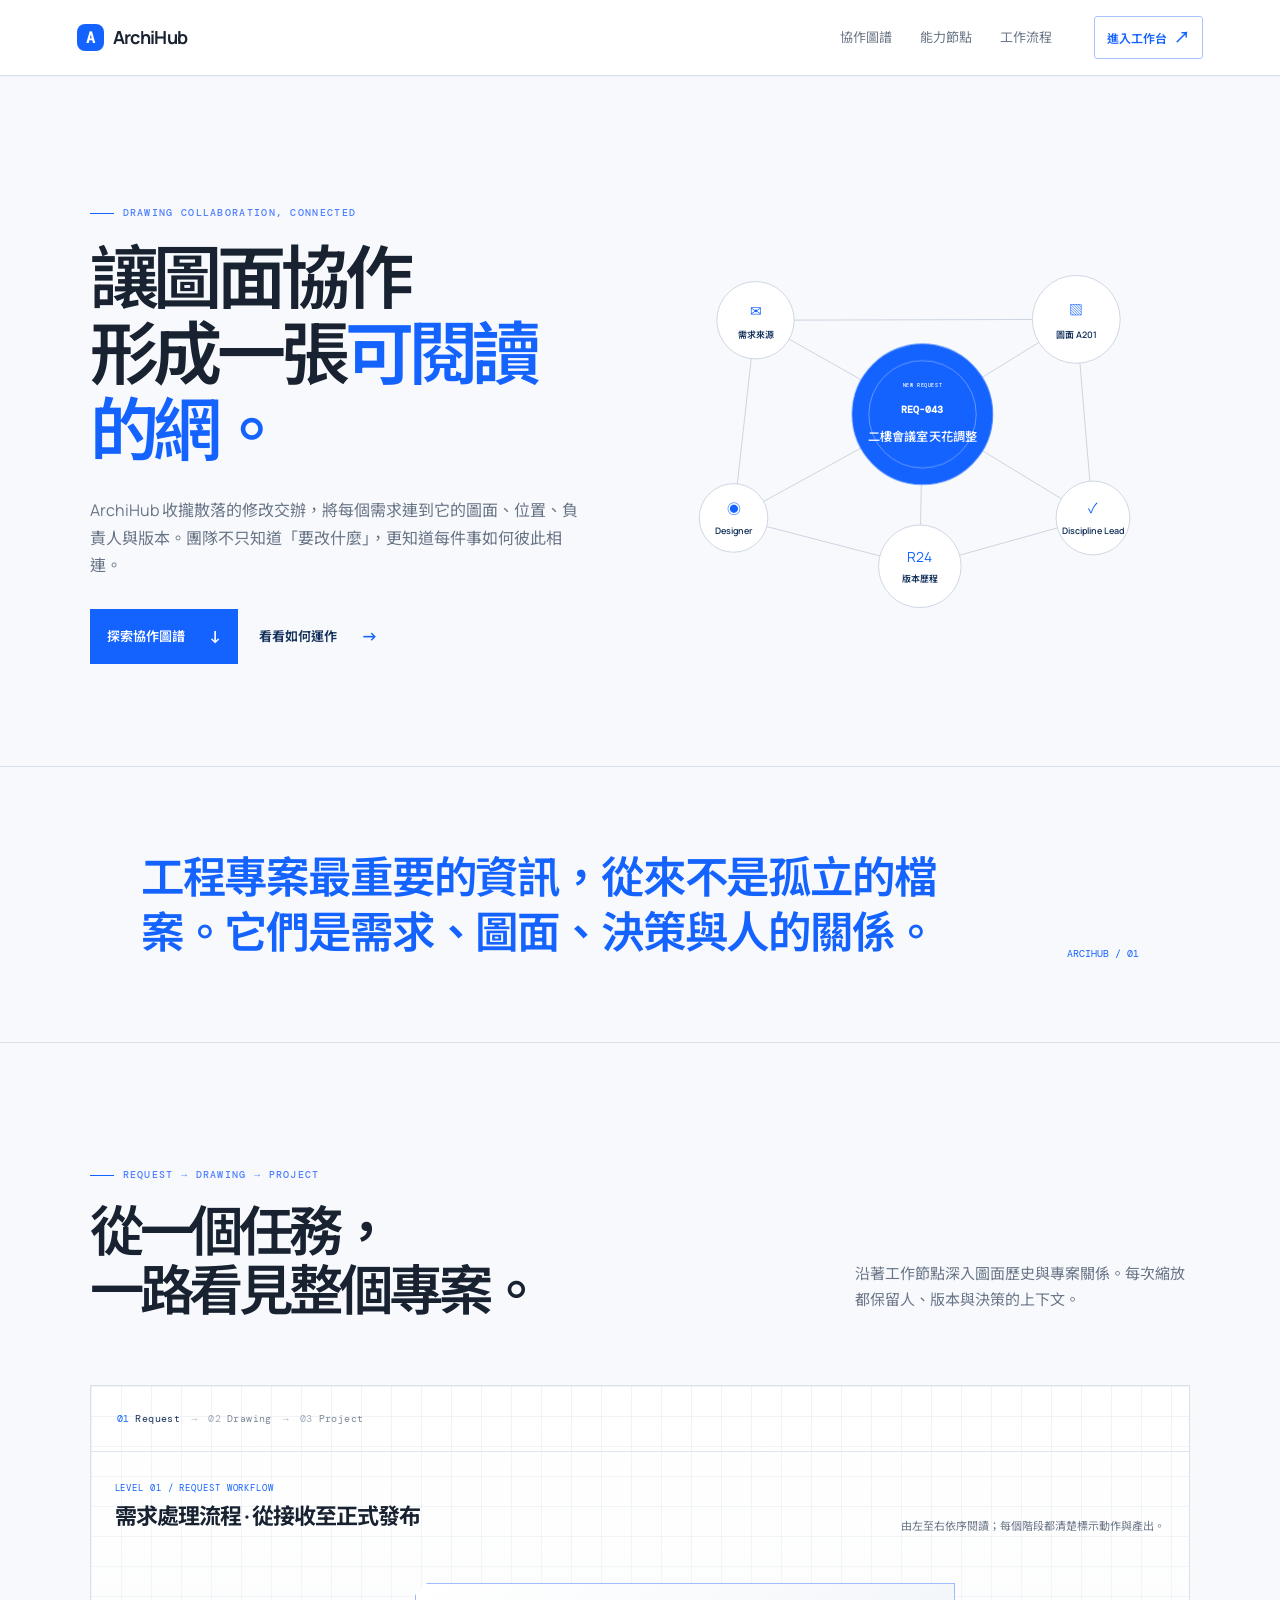
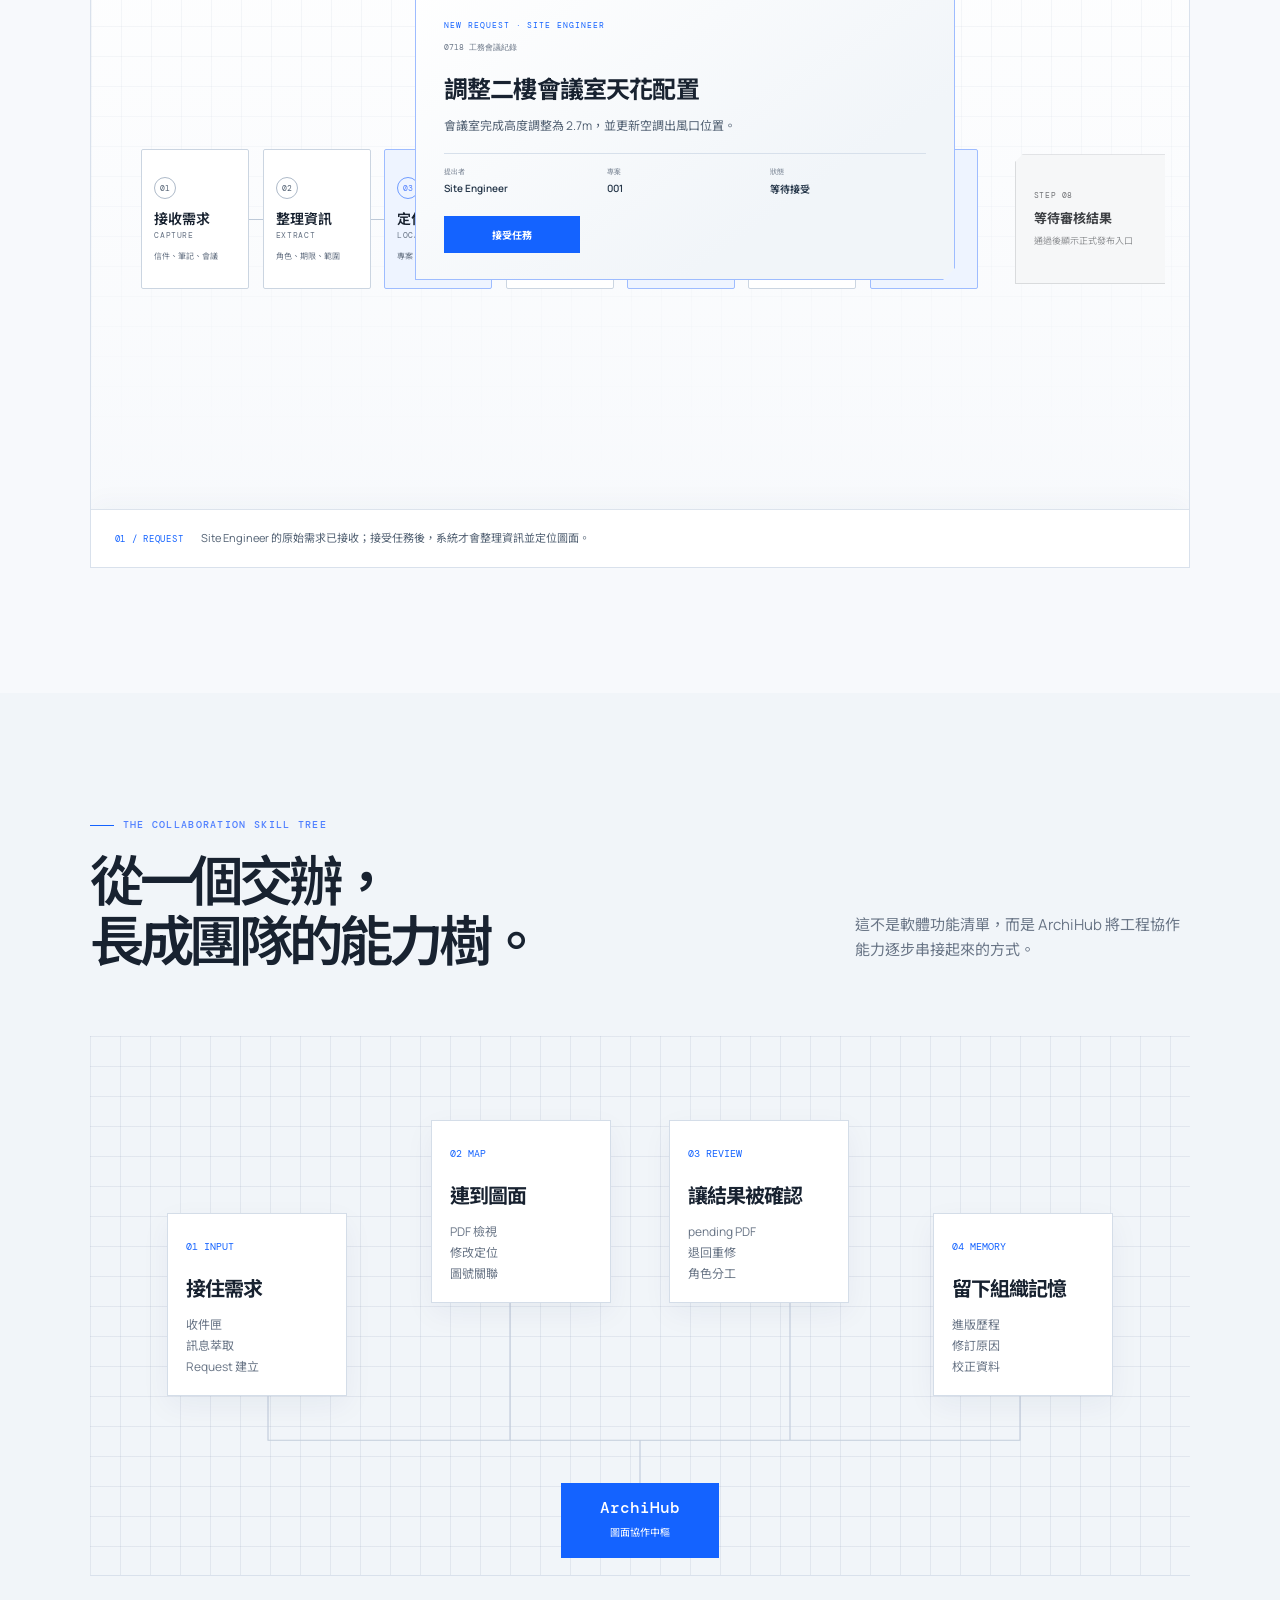
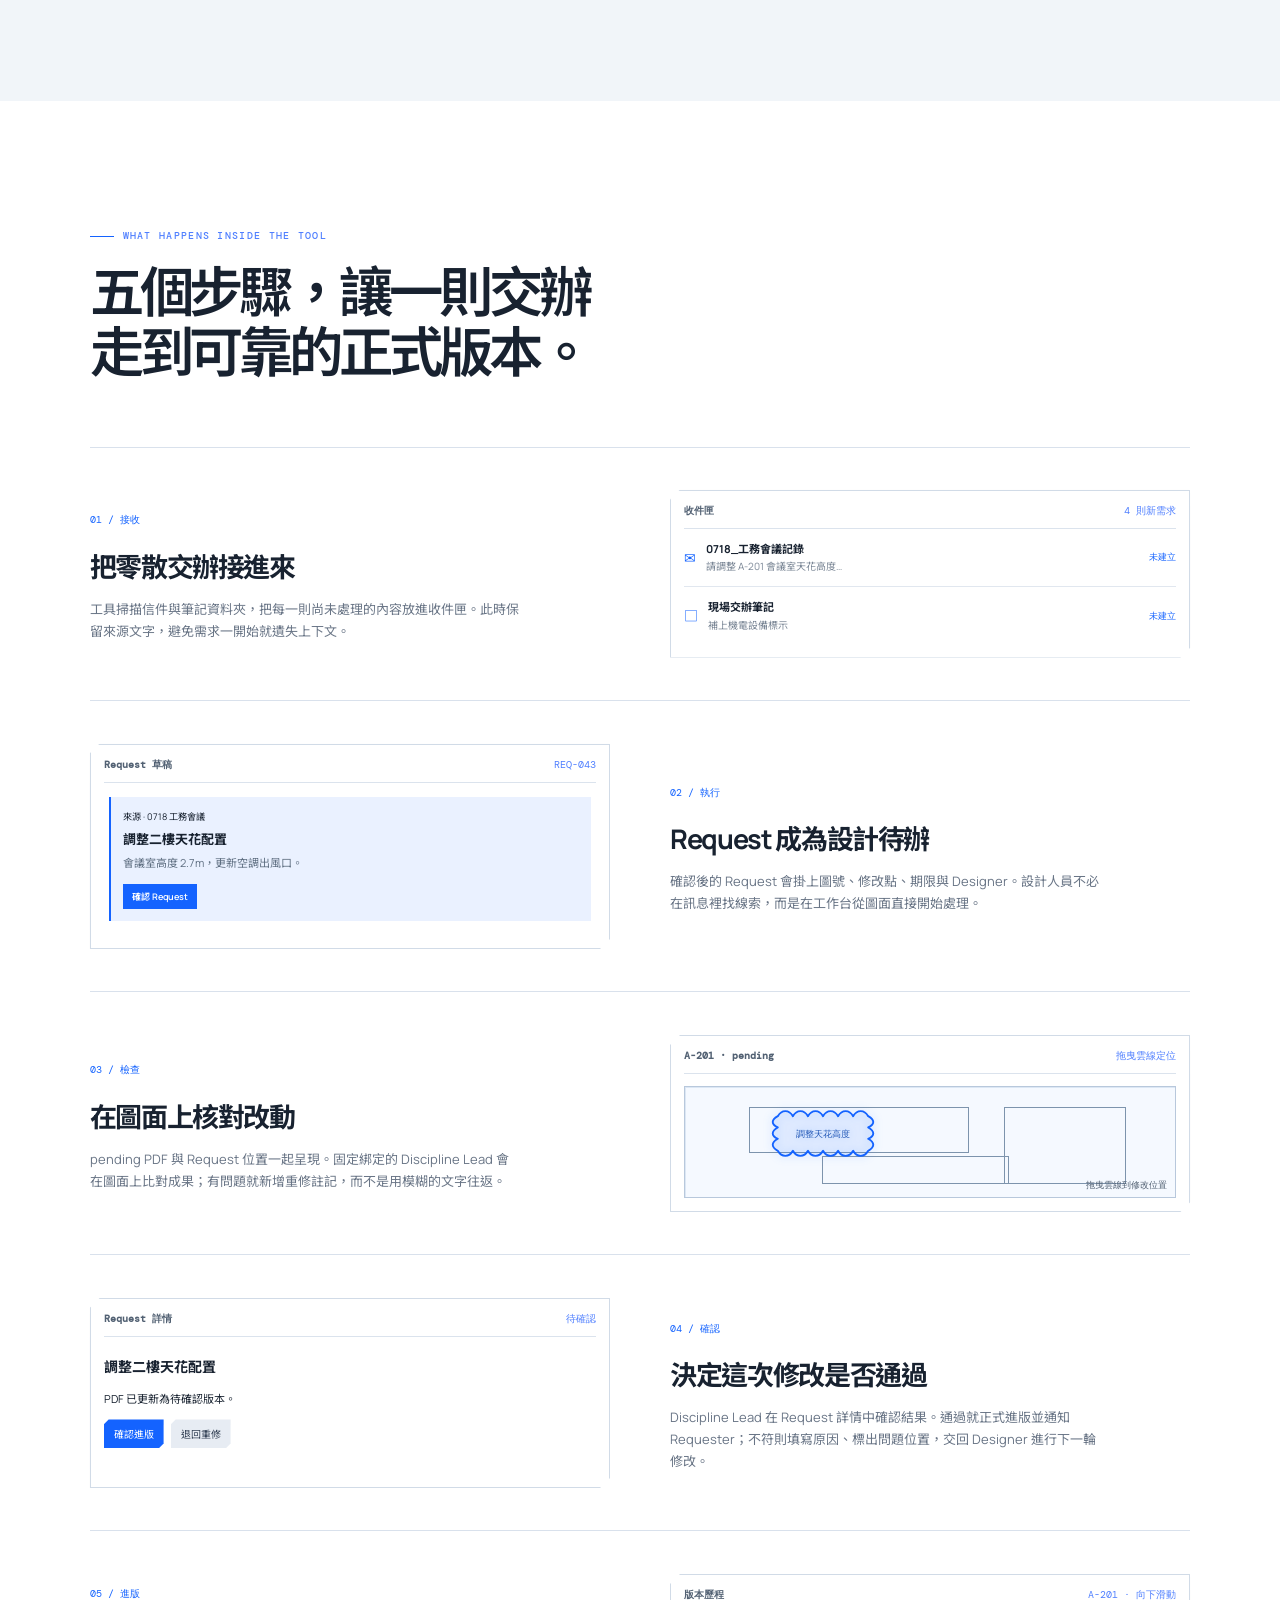
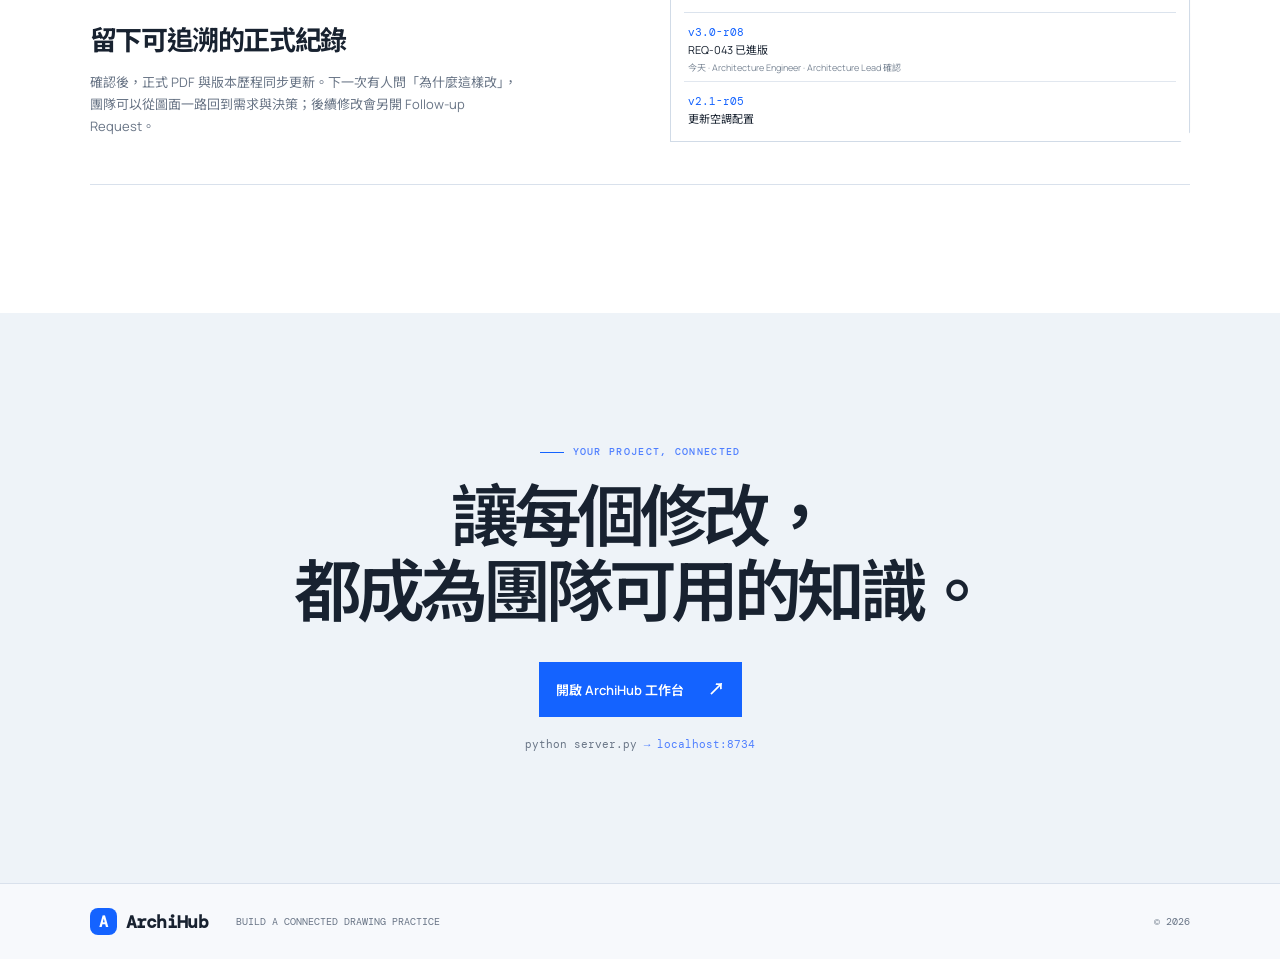
<file: overview/index.html>
<!doctype html>
<html lang="zh-Hant">
<head>
  <meta charset="utf-8">
  <meta name="viewport" content="width=device-width, initial-scale=1">
  <meta name="description" content="ArchiHub 將工程圖面的修改需求、版本與審核關係，整理成可探索的協作圖譜。">
  <title>ArchiHub — 圖面協作的知識網</title>
  <link rel="stylesheet" href="styles.css">
  <link rel="stylesheet" href="refine.css">
</head>
<body>
  <header class="site-header">
    <a class="brand" href="#top"><span class="brand-mark">A</span>ArchiHub</a>
    <nav><a href="#graph">協作圖譜</a><a href="#skills">能力節點</a><a href="#workflow">工作流程</a></nav>
    <a class="nav-action" href="#start">進入工作台 <span>↗</span></a>
  </header>

  <main id="top">
    <section class="hero">
      <div class="hero-intro">
        <p class="eyebrow"><i></i>DRAWING COLLABORATION, CONNECTED</p>
        <h1>讓圖面協作<br>形成一張<span>可閱讀的網。</span></h1>
        <p class="lead">ArchiHub 收攏散落的修改交辦，將每個需求連到它的圖面、位置、負責人與版本。團隊不只知道「要改什麼」，更知道每件事如何彼此相連。</p>
        <div class="hero-buttons"><a class="button solid" href="#graph">探索協作圖譜 <b>↓</b></a><a class="button quiet" href="#workflow">看看如何運作 <b>→</b></a></div>
      </div>
      <div class="hero-network" aria-label="ArchiHub 工程圖面協作關係圖">
        <svg viewBox="0 0 670 500" role="img">
          <title>圖面、Request、版本和參與角色之間的關聯網</title>
          <g class="connections"><path class="connection-base" d="M341 224L151 117M341 224L126 342M341 224L516 116M341 224L535 342M341 224L338 397M151 117L126 342M151 117L516 116M516 116L535 342M126 342L338 397M535 342L338 397"/><g class="connection-flow-layer"><path class="connection-flow" data-hero-line="source-designer" pathLength="1" d="M151 117L126 342"/><path class="connection-flow" data-hero-line="designer-history" pathLength="1" d="M126 342L338 397"/><path class="connection-flow" data-hero-line="history-lead" pathLength="1" d="M338 397L535 342"/><path class="connection-flow" data-hero-line="lead-drawing" pathLength="1" d="M535 342L516 116"/><path class="connection-flow" data-hero-line="drawing-source" pathLength="1" d="M516 116L151 117"/><path class="connection-flow" data-hero-line="source-request" pathLength="1" d="M151 117L341 224"/><path class="connection-flow" data-hero-line="designer-request" pathLength="1" d="M126 342L341 224"/><path class="connection-flow" data-hero-line="history-request" pathLength="1" d="M338 397L341 224"/><path class="connection-flow" data-hero-line="lead-request" pathLength="1" d="M535 342L341 224"/><path class="connection-flow" data-hero-line="drawing-request" pathLength="1" d="M516 116L341 224"/></g></g>
          <g class="node n-email" tabindex="0" role="button" aria-expanded="false" aria-label="需求來源 Site Engineer。由工務會議提出，成為團隊可追蹤的新需求。"><circle class="node-base" cx="151" cy="117" r="44"/><circle class="node-detail-surface" cx="151" cy="117" r="80"/><g class="node-summary"><text x="151" y="113">✉</text><text x="151" y="137">需求來源</text></g><g class="node-detail"><text class="node-detail-kicker" x="151" y="83">SOURCE</text><text class="node-detail-title" x="151" y="104">Site Engineer</text><text class="node-detail-copy" x="151" y="128"><tspan x="151">由工務會議提出</tspan><tspan x="151" dy="16">成為團隊可追蹤的</tspan><tspan x="151" dy="16">新需求</tspan></text></g></g>
          <g class="node n-drawing" tabindex="0" role="button" aria-expanded="false" aria-label="圖面 A201。需求定位到二樓平面圖的會議室修改範圍。"><circle class="node-base" cx="516" cy="116" r="50"/><circle class="node-detail-surface" cx="516" cy="116" r="80"/><g class="node-summary"><text x="516" y="111">▧</text><text x="516" y="137">圖面 A201</text></g><g class="node-detail"><text class="node-detail-kicker" x="516" y="82">DRAWING</text><text class="node-detail-title" x="516" y="103">A201</text><text class="node-detail-copy" x="516" y="127"><tspan x="516">需求定位到二樓平面圖</tspan><tspan x="516" dy="16">並鎖定會議室的</tspan><tspan x="516" dy="16">修改範圍</tspan></text></g></g>
          <g class="node n-person" tabindex="0" role="button" aria-expanded="false" aria-label="Designer Architecture Engineer。接收任務並完成這次圖面修改。"><circle class="node-base" cx="126" cy="342" r="39"/><circle class="node-detail-surface" cx="126" cy="342" r="80"/><g class="node-summary"><text x="126" y="338">◉</text><text x="126" y="361">Designer</text></g><g class="node-detail"><text class="node-detail-kicker" x="126" y="308">DESIGNER</text><text class="node-detail-title" x="126" y="329">Architecture Engineer</text><text class="node-detail-copy" x="126" y="353"><tspan x="126">接收已定位的任務</tspan><tspan x="126" dy="16">並完成這次</tspan><tspan x="126" dy="16">圖面修改</tspan></text></g></g>
          <g class="node center is-default-active" tabindex="0" role="button" aria-expanded="false" aria-label="New Request REQ-043，二樓會議室天花調整。由 Site Engineer 提出，串起圖面定位、執行責任、審核與版本紀錄。"><circle class="node-base" cx="341" cy="224" r="86"/><circle class="node-inner" cx="341" cy="224" r="66"/><circle class="node-detail-surface" cx="341" cy="224" r="104"/><g class="node-summary"><text class="request-kicker" x="341" y="190">NEW REQUEST</text><text class="request-number" x="341" y="222">REQ-043</text><text class="request-title" x="341" y="257">二樓會議室天花調整</text></g><g class="node-detail"><text class="node-detail-kicker" x="341" y="184">NEW REQUEST</text><text class="node-detail-title request-detail-number" x="341" y="206">REQ-043</text><text class="node-detail-copy" x="341" y="230"><tspan x="341">由 Site Engineer 提出</tspan><tspan x="341" dy="16">調整會議室天花與空調出風口</tspan><tspan x="341" dy="16">串起圖面、責任、審核與版本</tspan></text></g></g>
          <g class="node n-review" tabindex="0" role="button" aria-expanded="false" aria-label="Discipline Lead Architecture Lead。負責指派、審核並批准正式進版。"><circle class="node-base" cx="535" cy="342" r="42"/><circle class="node-detail-surface" cx="535" cy="342" r="80"/><g class="node-summary"><text x="535" y="337">✓</text><text x="535" y="361">Discipline Lead</text></g><g class="node-detail"><text class="node-detail-kicker" x="535" y="308">DISCIPLINE LEAD</text><text class="node-detail-title" x="535" y="329">Architecture Lead</text><text class="node-detail-copy" x="535" y="353"><tspan x="535">負責指派與審核</tspan><tspan x="535" dy="16">並批准圖面</tspan><tspan x="535" dy="16">正式進版</tspan></text></g></g>
          <g class="node n-version" tabindex="0" role="button" aria-expanded="false" aria-label="版本歷程 A201-R24。每次確認進版都成為可追溯節點，保留圖面演進脈絡。"><circle class="node-base" cx="338" cy="397" r="47"/><circle class="node-detail-surface" cx="338" cy="397" r="80"/><g class="node-summary"><text x="338" y="393">R24</text><text x="338" y="415">版本歷程</text></g><g class="node-detail"><text class="node-detail-kicker" x="338" y="363">VERSION HISTORY</text><text class="node-detail-title" x="338" y="384">A201-R24</text><text class="node-detail-copy" x="338" y="408"><tspan x="338">每次確認進版都成為</tspan><tspan x="338" dy="16">可追溯的版本節點</tspan><tspan x="338" dy="16">保留圖面演進脈絡</tspan></text></g></g>
        </svg>
      </div>
    </section>

    <section class="manifesto"><p>工程專案最重要的資訊，從來不是孤立的檔案。它們是需求、圖面、決策與人的關係。</p><span>ARCIHUB / 01</span></section>

    <section class="graph-section" id="graph">
      <div class="section-head"><div><p class="eyebrow"><i></i>REQUEST → DRAWING → PROJECT</p><h2>從一個任務，<br>一路看見整個專案。</h2></div><p>沿著工作節點深入圖面歷史與專案關係。每次縮放都保留人、版本與決策的上下文。</p></div>
      <div class="semantic-map" data-current-level="request" aria-label="ArchiHub 語意縮放專案圖解">
        <nav class="semantic-breadcrumb" aria-label="圖解層級">
          <button class="semantic-crumb is-active" type="button" data-level-target="request" aria-current="step"><span>01</span>Request</button><i>→</i>
          <button class="semantic-crumb" type="button" data-level-target="drawing"><span>02</span>Drawing</button><i>→</i>
          <button class="semantic-crumb" type="button" data-level-target="project"><span>03</span>Project</button>
        </nav>

        <div class="semantic-viewport">
          <section class="semantic-level is-active" data-level="request" aria-hidden="false">
            <header class="semantic-level-head"><div><span>LEVEL 01 / REQUEST WORKFLOW</span><h3>需求處理流程 · 從接收至正式發布</h3></div><p>由左至右依序閱讀；每個階段都清楚標示動作與產出。</p></header>
            <div class="semantic-canvas-scroll">
              <div class="semantic-canvas request-canvas" data-flow-state="initial" data-entry-state="receiving">
                <div class="request-intake" role="group" aria-labelledby="request-intake-title" hidden>
                  <span>NEW REQUEST · SITE ENGINEER</span><small>0718 工務會議紀錄</small>
                  <b id="request-intake-title">調整二樓會議室天花配置</b>
                  <p>會議室完成高度調整為 2.7m，並更新空調出風口位置。</p>
                  <div class="request-intake-meta"><span>提出者<strong>Site Engineer</strong></span><span>專案<strong>001</strong></span><span>狀態<strong class="request-intake-status">等待接受</strong></span></div>
                  <button class="request-accept" type="button">接受任務</button>
                </div>
                <div class="request-example"><span>REQ-043 · SITE ENGINEER</span><p>調整二樓會議室天花配置與空調出風口</p></div>
                <div class="semantic-node located-drawing" tabindex="-1" role="group" aria-hidden="true" data-detail="REQ-043 已定位至 A201 二樓平面圖的會議室，後續修改與審核都沿用這份圖面脈絡。"><span>03 / 已定位圖面</span><b>A201 · 二樓平面圖</b><small>修改位置 · 會議室</small><button class="request-open" type="button" hidden>前往任務 →</button></div>
                <button class="semantic-node request-role" type="button" data-detail="同一位 Architecture Lead 先指派 A201 的工作，並在提交後負責審圖、確認或發出退回修改單。"><span>ARCHITECTURE LEAD</span><b>指派／審圖負責人</b><small>04 指派工作 · 07 審核與退回</small></button>
                <span class="role-connector role-assign-connector" aria-hidden="true"></span><span class="role-connector role-review-connector" aria-hidden="true"></span>
                <span class="role-line-label role-assign-label">發出指派</span><span class="role-line-label role-review-label">審圖／退回</span>
                <ol class="request-timeline" aria-label="需求處理的七個主流程階段，審核通過後顯示正式發布">
                  <li><button class="semantic-node request-node node-capture" type="button" data-detail="信件、筆記、會議與現場交辦先被保留成可追溯的原始需求。"><i>01</i><b>接收需求</b><small>CAPTURE</small><span>信件、筆記、會議</span></button></li>
                  <li><button class="semantic-node request-node node-extract" type="button" data-detail="整理提出人、負責人、審核人、期限、範圍與參考資料。"><i>02</i><b>整理資訊</b><small>EXTRACT</small><span>角色、期限、範圍</span></button></li>
                  <li><button class="semantic-node request-node node-locate is-key" type="button" data-detail="把需求定位到正確的專案、圖面與修改位置，避免改錯檔案。"><i>03</i><b>定位圖面</b><small>LOCATE</small><span>專案、圖號、位置</span></button></li>
                  <li><button class="semantic-node request-node node-assign" type="button" data-detail="由指派／審圖負責人指定執行者與期限；這位負責人稍後也會審核成果。"><i>04</i><b>指派工作</b><small>ASSIGN</small><span>負責人與期限</span></button></li>
                  <li><button class="semantic-node request-node node-work is-key" type="button" data-detail="工程師從任務直接開啟正確的 CAD、Revit 或工作檔完成修改。"><i>05</i><b>執行修改</b><small>WORK</small><span>開啟正確工作檔</span></button></li>
                  <li><button class="semantic-node request-node node-submit" type="button" data-detail="提交待審 PDF 與本次修訂版本，等待需求提出人與審核人檢查。"><i>06</i><b>提交版本</b><small>SUBMIT</small><span>待審 PDF</span></button></li>
                  <li><button class="semantic-node request-node node-review is-key" type="button" aria-expanded="false" aria-controls="request-review-actions" data-detail="由同一位指派／審圖負責人決定通過或退回；點擊此節點選擇審核結果。"><i>07</i><b>審核確認</b><small>REVIEW</small><span>通過或退回</span><em class="review-result">點擊選擇</em></button></li>
                </ol>
                <div class="publish-link" hidden><span>審核通過</span></div>
                <div class="publish-placeholder" aria-live="polite"><span>STEP 08</span><b>等待審核結果</b><small>通過後顯示正式發布入口</small></div>
                <div class="review-actions" id="request-review-actions" hidden aria-live="polite"><span>選擇審核結果</span><button class="review-approve" type="button">✓ 審核通過</button><button class="review-return" type="button">↩ 退回修改</button></div>
                <button class="semantic-node node-publish semantic-portal" type="button" data-level-target="drawing" data-detail="REQ-043 已完成審核；發布 A201 新版本後，進入 Drawing 查看它如何成為目前版次。" hidden><i>08</i><span>A201 已完成審核</span><b>發布新版本</b><small>PUBLISH A201</small><em>查看圖面歷史 ↗</em></button>
                <span class="return-connector return-to-work" aria-hidden="true"></span><span class="return-connector return-from-review" aria-hidden="true"></span>
                <div class="request-return-card" tabindex="0" role="group" aria-label="退回修改單" data-detail="由指派／審圖負責人發出，包含問題說明、圖面註記與修改期限；完成後重新走提交與審核流程。" hidden><span>由指派／審圖負責人發出</span><b>退回修改單</b><div><small>問題說明<strong>出風口仍需右移</strong></small><small>圖面註記<strong>A201 · 會議室</strong></small><small>修改期限<strong>今天 17:00</strong></small></div><button class="return-resubmit" type="button">完成修改並重新提交 →</button></div>
                <button class="request-reset" type="button">重新示範</button>
              </div>
            </div>
          </section>

          <section class="semantic-level" data-level="drawing" aria-hidden="true" inert>
            <header class="semantic-level-head"><div><button class="semantic-back" type="button" data-level-target="request">← Request Workflow</button><span>LEVEL 02 / DRAWING HISTORY</span><h3>A201 · Second Floor Plan</h3></div><p>每一列都是一次進版；最新成果沿著同一條線匯入正式圖面。</p></header>
            <div class="semantic-canvas-scroll">
              <div class="semantic-canvas drawing-canvas" data-drawing-state="idle">
                <div class="drawing-history-table" role="table" aria-label="A201 版本歷史">
                  <div class="drawing-history-row drawing-history-head" role="row">
                    <span role="columnheader">REVISION</span><span role="columnheader"><b>REQUEST</b><small>Site Engineer</small></span><span role="columnheader"><b>DESIGNER</b><small>Architecture Engineer</small></span><span role="columnheader"><b>APPROVER</b><small>Architecture Lead</small></span>
                  </div>
                  <div class="drawing-history-window" role="rowgroup">
                    <div class="drawing-history-track">
                      <div class="drawing-history-row history-scan-row history-early-row" role="row"><span role="cell">R01</span><span role="cell">Site request</span><span role="cell">Drawing update</span><span role="cell">Approved</span></div>
                      <div class="drawing-history-row history-scan-row history-early-row" role="row"><span role="cell">R02</span><span role="cell">Coordination</span><span role="cell">Drawing update</span><span role="cell">Approved</span></div>
                      <div class="drawing-history-row history-scan-row history-early-row" role="row"><span role="cell">R03</span><span role="cell">Site request</span><span role="cell">Drawing update</span><span role="cell">Approved</span></div>
                      <div class="drawing-history-row history-ellipsis-row" role="row" aria-label="略過中間版本">
                        <span role="cell"><i class="history-dot">•</i><i class="history-dot">•</i><i class="history-dot">•</i></span>
                        <span role="cell"><i class="history-dot">•</i><i class="history-dot">•</i><i class="history-dot">•</i></span>
                        <span role="cell"><i class="history-dot">•</i><i class="history-dot">•</i><i class="history-dot">•</i></span>
                        <span role="cell"><i class="history-dot">•</i><i class="history-dot">•</i><i class="history-dot">•</i></span>
                      </div>
                      <div class="drawing-history-row history-scan-row history-recent-row" role="row"><span role="cell">R21</span><span role="cell">Field update</span><span role="cell">Drawing update</span><span role="cell">Approved</span></div>
                      <div class="drawing-history-row history-scan-row history-recent-row" role="row"><span role="cell">R22</span><span role="cell">Design change</span><span role="cell">Drawing update</span><span role="cell">Approved</span></div>
                      <div class="drawing-history-row history-scan-row history-recent-row" role="row"><span role="cell">R23</span><span role="cell">Coordination</span><span role="cell">Drawing update</span><span role="cell">Approved</span></div>
                    </div>
                  </div>
                  <div class="drawing-history-row current-version-row" role="row">
                    <span class="current-version-label" role="cell"><small>CURRENT VERSION</small><b>R24</b></span>
                    <button class="semantic-node history-cell current-request-cell" type="button" role="cell" data-detail="REQ-043 來自 Site Engineer，要求調整二樓會議室天花配置與空調出風口。"><small>REQUEST</small><b>REQ-043</b><span>Site Engineer</span></button>
                    <button class="semantic-node history-cell current-designer-cell" type="button" role="cell" data-detail="Architecture Engineer 依照 REQ-043 完成 A201 圖面修改並提交待審版本。"><small>DESIGNER</small><b>Architecture Engineer</b><span>Drawing updated</span></button>
                    <button class="semantic-node history-cell current-approver-cell" type="button" role="cell" data-detail="Architecture Lead 完成審核，允許這次修改成為 A201 的正式版次 -R24。"><small>APPROVER</small><b>Architecture Lead</b><span>Approved</span></button>
                  </div>
                </div>
                <span class="current-drawing-link" aria-hidden="true"></span>
                <button class="semantic-node drawing-hub semantic-portal" type="button" data-level-target="project" data-detail="A201 已更新至目前正式版次 -R24；點擊查看它在 PROJECT 001 裡與其他圖面的關係。"><span>DRAWING</span><b><span class="drawing-number">A201</span><span class="drawing-revision">-R24</span></b><small>Second Floor Plan</small><em>OPEN PROJECT ↗</em></button>
              </div>
            </div>
          </section>

          <section class="semantic-level" data-level="project" aria-hidden="true" inert>
            <header class="semantic-level-head"><div><button class="semantic-back" type="button" data-level-target="drawing">← A201-R24 History</button><span>LEVEL 03 / PROJECT GRAPH</span><h3>PROJECT 001</h3></div><p>001 固定於畫面中央，A201 保留在左側；其餘五張圖面沿右側弧線錯落配置並可切換展開。</p></header>
            <div class="semantic-canvas-scroll">
              <div class="semantic-canvas project-canvas" data-project-state="idle">
                <svg class="semantic-links project-links" viewBox="0 0 1080 510" aria-hidden="true">
                  <path class="project-link project-link-main" data-project-link="a201" pathLength="1" d="M440 255 C446 255 451 255 456 255"></path>
                  <path class="project-link" data-project-link="s203" pathLength="1" d="M594 190 C612 190 620 49 640 49"></path>
                  <path class="project-link" data-project-link="m101" pathLength="1" d="M617 221 C660 221 720 114 790 114"></path>
                  <path class="project-link" data-project-link="a101" pathLength="1" d="M624 255 C700 255 860 255 940 255"></path>
                  <path class="project-link" data-project-link="e201" pathLength="1" d="M617 289 C660 289 720 396 790 396"></path>
                  <path class="project-link" data-project-link="p101" pathLength="1" d="M594 320 C612 320 620 461 640 461"></path>
                </svg>

                <button class="semantic-node project-core" type="button" data-project-block="core" data-detail="PROJECT 001 是六張圖面關係的共同核心；點擊可將全部圖面收回核心，再次點擊即可恢復。" aria-expanded="true"><span>PROJECT</span><b>001</b><small>6 drawings · click to collapse</small></button>

                <button class="semantic-node project-drawing-block project-main-cluster project-a201 is-expanded" type="button" data-project-block="a201" data-detail="來源 Site Engineer · REQ-043 · 執行 Architecture Engineer · 固定審核 Architecture Lead · A201-R24 · Published · Requester notified。" aria-expanded="true"><span class="project-drawing-summary"><small>DRAWING</small><b>A201</b><em>CURRENT CONTEXT</em></span><span class="project-drawing-detail"><small class="project-cluster-kicker">CURRENT CONTEXT · PUBLISHED</small><strong>A201-R24</strong><span class="project-chain" aria-hidden="true"><i><small>SOURCE</small>Site Engineer</i><i><small>REQUEST</small>REQ-043</i><i><small>DESIGNER</small>Architecture Engineer</i><i><small>DISCIPLINE LEAD</small>Architecture Lead</i><i><small>DRAWING</small>A201-R24</i></span><em>Published · Requester notified</em></span></button>

                <button class="semantic-node project-drawing-block project-s203" type="button" data-project-block="s203" data-detail="來源 Site Engineer · REQ-051 · 執行 Structural Engineer · 固定審核 Structural Lead · 圖面 S203-R08 · In Progress。REQ-043 與 REQ-051 來自同一位 Site Engineer。" aria-expanded="false"><span class="project-drawing-summary"><small>DRAWING</small><b>S203</b><em>CLICK TO EXPAND</em></span><span class="project-drawing-detail"><small class="project-cluster-kicker">IN PROGRESS</small><strong>S203-R08</strong><span class="project-chain" aria-hidden="true"><i><small>SOURCE</small>Site Engineer</i><i><small>REQUEST</small>REQ-051</i><i><small>DESIGNER</small>Structural Engineer</i><i><small>DISCIPLINE LEAD</small>Structural Lead</i><i><small>DRAWING</small>S203-R08</i></span><em>In Progress</em></span></button>
                <button class="semantic-node project-drawing-block project-m101" type="button" data-project-block="m101" data-detail="來源 MEP Coordinator · REQ-052 · 執行 MEP Engineer · 固定審核 MEP Lead · 圖面 M101-R11 · Waiting Review。" aria-expanded="false"><span class="project-drawing-summary"><small>DRAWING</small><b>M101</b><em>CLICK TO EXPAND</em></span><span class="project-drawing-detail"><small class="project-cluster-kicker">WAITING REVIEW</small><strong>M101-R11</strong><span class="project-chain" aria-hidden="true"><i><small>SOURCE</small>MEP Coordinator</i><i><small>REQUEST</small>REQ-052</i><i><small>DESIGNER</small>MEP Engineer</i><i><small>DISCIPLINE LEAD</small>MEP Lead</i><i><small>DRAWING</small>M101-R11</i></span><em>Waiting Review</em></span></button>
                <button class="semantic-node project-drawing-block project-a101" type="button" data-project-block="a101" data-detail="來源 Design Coordination · REQ-018 · 執行 Architecture Engineer · 固定審核 Architecture Lead · 圖面 A101-R12 · Published。" aria-expanded="false"><span class="project-drawing-summary"><small>DRAWING</small><b>A101</b><em>CLICK TO EXPAND</em></span><span class="project-drawing-detail"><small class="project-cluster-kicker">PUBLISHED</small><strong>A101-R12</strong><span class="project-chain" aria-hidden="true"><i><small>SOURCE</small>Design Coordination</i><i><small>REQUEST</small>REQ-018</i><i><small>DESIGNER</small>Architecture Engineer</i><i><small>DISCIPLINE LEAD</small>Architecture Lead</i><i><small>DRAWING</small>A101-R12</i></span><em>Published</em></span></button>
                <button class="semantic-node project-drawing-block project-e201" type="button" data-project-block="e201" data-detail="來源 Site Engineer · REQ-039 · 執行 Electrical Engineer · 固定審核 Electrical Lead · 圖面 E201-R05 · In Progress。" aria-expanded="false"><span class="project-drawing-summary"><small>DRAWING</small><b>E201</b><em>CLICK TO EXPAND</em></span><span class="project-drawing-detail"><small class="project-cluster-kicker">IN PROGRESS</small><strong>E201-R05</strong><span class="project-chain" aria-hidden="true"><i><small>SOURCE</small>Site Engineer</i><i><small>REQUEST</small>REQ-039</i><i><small>DESIGNER</small>Electrical Engineer</i><i><small>DISCIPLINE LEAD</small>Electrical Lead</i><i><small>DRAWING</small>E201-R05</i></span><em>In Progress</em></span></button>
                <button class="semantic-node project-drawing-block project-p101" type="button" data-project-block="p101" data-detail="來源 Site Engineer · REQ-057 · 執行 Plumbing Engineer · 固定審核 Plumbing Lead · 圖面 P101-R04 · In Progress。" aria-expanded="false"><span class="project-drawing-summary"><small>DRAWING</small><b>P101</b><em>CLICK TO EXPAND</em></span><span class="project-drawing-detail"><small class="project-cluster-kicker">IN PROGRESS</small><strong>P101-R04</strong><span class="project-chain" aria-hidden="true"><i><small>SOURCE</small>Site Engineer</i><i><small>REQUEST</small>REQ-057</i><i><small>DESIGNER</small>Plumbing Engineer</i><i><small>DISCIPLINE LEAD</small>Plumbing Lead</i><i><small>DRAWING</small>P101-R04</i></span><em>In Progress</em></span></button>
              </div>
            </div>
          </section>
        </div>

        <div class="semantic-caption" aria-live="polite"><span>01 / REQUEST</span><p>人執行工作，ArchiHub 記錄關係，專案因此變得可觀察。</p></div>
      </div>
    </section>

    <section class="skills" id="skills">
      <div class="section-head"><div><p class="eyebrow"><i></i>THE COLLABORATION SKILL TREE</p><h2>從一個交辦，<br>長成團隊的能力樹。</h2></div><p>這不是軟體功能清單，而是 ArchiHub 將工程協作能力逐步串接起來的方式。</p></div>
      <div class="skill-tree" aria-label="ArchiHub 技能樹">
        <div class="trunk"><span>ArchiHub</span><small>圖面協作中樞</small></div>
        <div class="branch intake"><span class="branch-tag">01 INPUT</span><h3>接住需求</h3><p>收件匣<br>訊息萃取<br>Request 建立</p></div>
        <div class="branch mapping"><span class="branch-tag">02 MAP</span><h3>連到圖面</h3><p>PDF 檢視<br>修改定位<br>圖號關聯</p></div>
        <div class="branch review"><span class="branch-tag">03 REVIEW</span><h3>讓結果被確認</h3><p>pending PDF<br>退回重修<br>角色分工</p></div>
        <div class="branch memory"><span class="branch-tag">04 MEMORY</span><h3>留下組織記憶</h3><p>進版歷程<br>修訂原因<br>校正資料</p></div>
        <svg class="tree-lines" viewBox="0 0 1100 520" preserveAspectRatio="none" aria-hidden="true"><path class="tree-base" d="M550 460V390M550 390H178V330M550 390H420V240M550 390H700V240M550 390H930V330"/><g class="tree-flow-layer"><path class="tree-flow" pathLength="1" d="M178 330V390H550V460"/><path class="tree-flow" pathLength="1" d="M420 240V390H550V460"/><path class="tree-flow" pathLength="1" d="M700 240V390H550V460"/><path class="tree-flow" pathLength="1" d="M930 330V390H550V460"/></g></svg>
      </div>
    </section>

    <section class="workflow" id="workflow"><p class="eyebrow"><i></i>WHAT HAPPENS INSIDE THE TOOL</p><h2>五個步驟，讓一則交辦<br>走到可靠的正式版本。</h2><div class="tool-explainer"><article><div class="tool-copy"><span>01 / 接收</span><h3>把零散交辦接進來</h3><p>工具掃描信件與筆記資料夾，把每一則尚未處理的內容放進收件匣。此時保留來源文字，避免需求一開始就遺失上下文。</p></div><div class="tool-window inbox-window"><div class="toolbar"><b>收件匣</b><span>4 則新需求</span></div><div class="mail-viewport"><div class="mail-stack"><div class="mail-row"><i>✉</i><div><b>0718_工務會議記錄</b><small>請調整 A-201 會議室天花高度…</small></div><em>未建立</em></div><div class="mail-row"><i>□</i><div><b>現場交辦筆記</b><small>補上機電設備標示</small></div><em>未建立</em></div><div class="mail-row"><i>✉</i><div><b>機電協調信件</b><small>E-301 出風口位置需要更新…</small></div><em>待整理</em></div><div class="mail-row"><i>□</i><div><b>監造巡檢紀錄</b><small>廁所大樣圖尺寸需再核對</small></div><em>待整理</em></div></div></div></div></article><article><div class="tool-copy"><span>02 / 執行</span><h3>Request 成為設計待辦</h3><p>確認後的 Request 會掛上圖號、修改點、期限與 Designer。設計人員不必在訊息裡找線索，而是在工作台從圖面直接開始處理。</p></div><div class="tool-window task-window"><div class="toolbar"><b>Request 草稿</b><span>REQ-043</span></div><div class="task-card"><small>來源 · 0718 工務會議</small><b>調整二樓天花配置</b><p>會議室高度 2.7m，更新空調出風口。</p><button class="micro-action request-confirm" type="button">確認 Request</button></div><div class="drawing-link-panel" aria-live="polite"><span>已連結圖面</span><b>A-201 · 二樓平面圖</b><a href="../web/index.html">開啟圖面頁面 ↗</a></div></div></article><article><div class="tool-copy"><span>03 / 檢查</span><h3>在圖面上核對改動</h3><p>pending PDF 與 Request 位置一起呈現。固定綁定的 Discipline Lead 會在圖面上比對成果；有問題就新增重修註記，而不是用模糊的文字往返。</p></div><div class="tool-window drawing-window"><div class="toolbar"><b>A-201 · pending</b><span>拖移註記定位</span></div><div class="mini-plan"><i></i><i></i><i></i><div class="cloud-mark"><span>調整天花高度</span></div><em>雲型註記移動中</em></div></div></article><article><div class="tool-copy"><span>04 / 確認</span><h3>決定這次修改是否通過</h3><p>Discipline Lead 在 Request 詳情中確認結果。通過就正式進版並通知 Requester；不符則填寫原因、標出問題位置，交回 Designer 進行下一輪修改。</p></div><div class="tool-window approve-window"><div class="toolbar"><b>Request 詳情</b><span class="review-status">待確認</span></div><div class="review-main"><h4>調整二樓天花配置</h4><p>PDF 已更新為待確認版本。</p><div><button class="approve-action" type="button">確認進版</button><button class="return-action" type="button">退回重修</button></div></div><div class="complete-notice" aria-live="polite"><i>✓</i><b>REQ-043 已完成</b><span>正式版本已發布，Requester 與 Designer 已收到通知</span></div><form class="return-form"><label>需要修改的問題<textarea rows="2" placeholder="例如：會議室出風口位置仍需右移…"></textarea></label><button class="send-return" type="button">送出修改要求</button><button class="cancel-return" type="button">取消</button></form></div></article><article><div class="tool-copy"><span>05 / 進版</span><h3>留下可追溯的正式紀錄</h3><p>確認後，正式 PDF 與版本歷程同步更新。下一次有人問「為什麼這樣改」，團隊可以從圖面一路回到需求與決策；後續修改會另開 Follow-up Request。</p></div><div class="tool-window history-window"><div class="toolbar"><b>版本歷程</b><span>A-201 · 向下滑動</span></div><div class="history-viewport"><div class="history-rail"><div class="version-item"><b>v3.0-r08</b><span>REQ-043 已進版</span><small>今天 · Architecture Engineer · Architecture Lead 確認</small></div><div class="version-item"><b>v2.1-r05</b><span>更新空調配置</span><small>07/18 · REQ-039</small></div><div class="version-item"><b>v2.0-r04</b><span>調整會議室隔間</span><small>07/12 · REQ-031</small></div><div class="version-item"><b>v1.2-r03</b><span>補充天花標高</span><small>07/05 · REQ-026</small></div></div></div></div></article></div></section>

    <section class="closing" id="start"><p class="eyebrow"><i></i>YOUR PROJECT, CONNECTED</p><h2>讓每個修改，<br>都成為團隊可用的知識。</h2><a class="button solid" href="../web/index.html">開啟 ArchiHub 工作台 <b>↗</b></a><p class="command">python server.py <span>→ localhost:8734</span></p></section>
  </main>
  <footer><a class="brand" href="#top"><span class="brand-mark">A</span>ArchiHub</a><p>BUILD A CONNECTED DRAWING PRACTICE</p><span>© 2026</span></footer>
  <script src="app.js"></script>
</body>
</html>
</file>
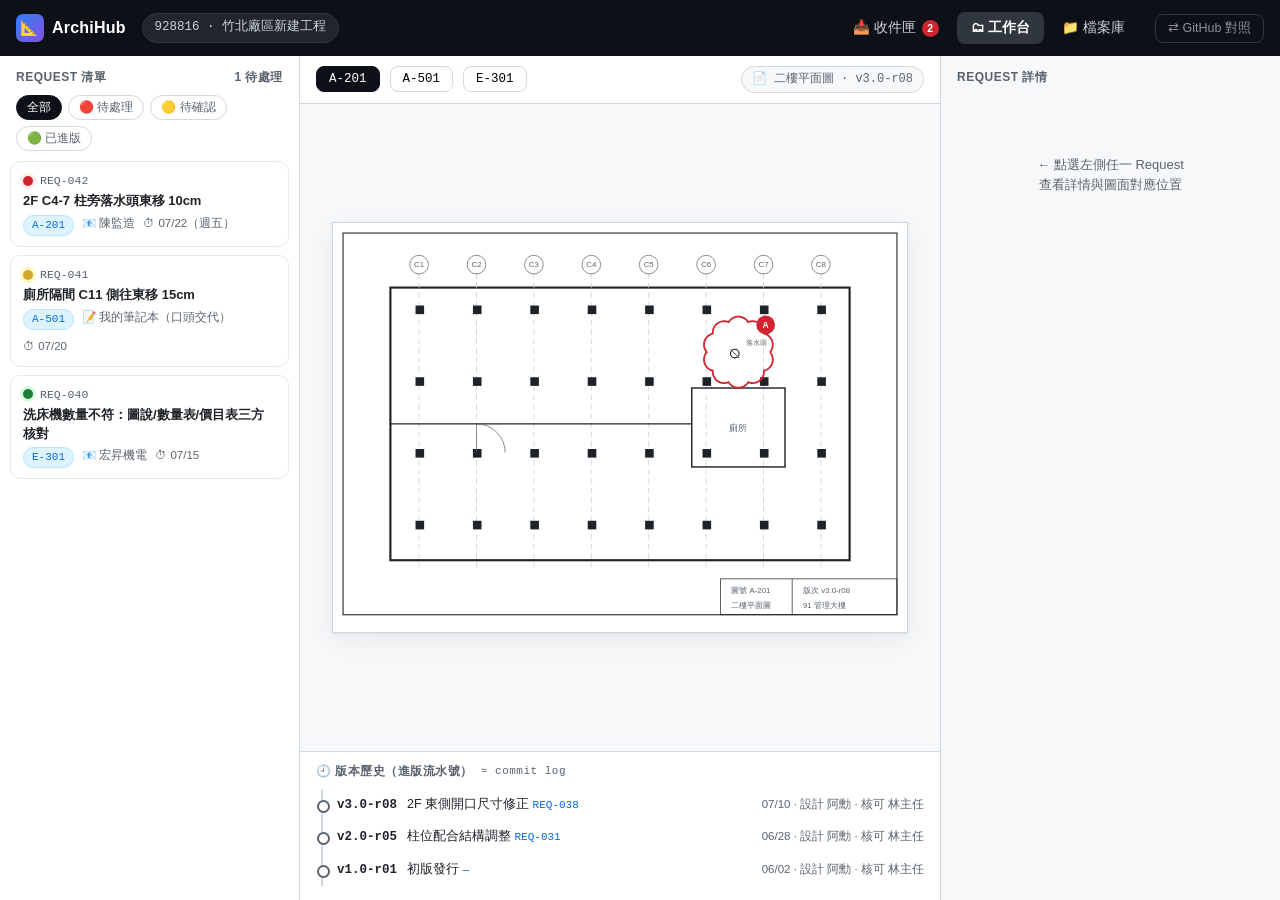
<file: prototype/index.html>
<!DOCTYPE html>
<html lang="zh-Hant">
<head>
<meta charset="UTF-8">
<meta name="viewport" content="width=device-width, initial-scale=1.0">
<title>ArchiHub — 工程圖面的 GitHub</title>
<style>
  :root{
    --bg:#f6f8fa; --panel:#ffffff; --border:#d1d9e0; --border-soft:#e6eaef;
    --text:#1f2328; --muted:#59636e; --accent:#0969da; --accent-soft:#ddf4ff;
    --red:#d1242f; --red-bg:#ffebe9; --yellow:#9a6700; --yellow-bg:#fff8c5;
    --green:#1a7f37; --green-bg:#dafbe1; --purple:#8250df;
    --shadow:0 1px 3px rgba(31,35,40,.08), 0 8px 24px rgba(31,35,40,.06);
    --mono:"SFMono-Regular",Consolas,"Courier New",monospace;
  }
  *{box-sizing:border-box; margin:0; padding:0;}
  html,body{height:100%;}
  body{
    font-family:-apple-system,"Segoe UI","Noto Sans TC","Microsoft JhengHei",sans-serif;
    background:var(--bg); color:var(--text); font-size:14px; line-height:1.55;
    display:flex; flex-direction:column; overflow:hidden;
  }

  /* ── Topbar ── */
  header{
    display:flex; align-items:center; gap:16px; padding:0 16px; height:56px;
    background:#0d1117; color:#fff; flex-shrink:0;
  }
  .logo{display:flex; align-items:center; gap:8px; font-weight:700; font-size:16px; letter-spacing:.2px;}
  .logo .mark{width:28px;height:28px;border-radius:7px;background:linear-gradient(135deg,#2f81f7,#8250df);display:grid;place-items:center;font-size:15px;}
  .proj-pill{
    font-size:12.5px; background:#21262d; border:1px solid #30363d; color:#c9d1d9;
    padding:4px 12px; border-radius:999px; font-family:var(--mono);
  }
  header .spacer{flex:1;}
  .nav-tabs{display:flex; gap:4px;}
  .nav-tab{
    background:none; border:none; color:#c9d1d9; font-size:13.5px; padding:7px 14px;
    border-radius:8px; cursor:pointer; display:flex; align-items:center; gap:6px; font-family:inherit;
  }
  .nav-tab:hover{background:#21262d;}
  .nav-tab.active{background:#30363d; color:#fff; font-weight:600;}
  .badge{
    background:var(--red); color:#fff; font-size:10.5px; font-weight:700;
    min-width:17px; height:17px; border-radius:999px; display:grid; place-items:center; padding:0 4px;
  }
  .gh-link{
    font-size:12.5px; color:#8b949e; background:none; border:1px solid #30363d;
    padding:5px 12px; border-radius:8px; cursor:pointer; font-family:inherit;
  }
  .gh-link:hover{color:#fff; border-color:#8b949e;}

  main{flex:1; display:flex; overflow:hidden;}
  .view{flex:1; display:none; overflow:hidden;}
  .view.active{display:flex;}

  /* ── 工作台 3-pane ── */
  #view-work{display:none;}
  #view-work.active{display:grid; grid-template-columns:300px 1fr 340px;}
  .pane{overflow-y:auto; background:var(--panel);}
  .pane-left{border-right:1px solid var(--border);}
  .pane-mid{background:var(--bg); display:flex; flex-direction:column; overflow:hidden;}
  .pane-right{border-left:1px solid var(--border);}

  .pane-head{
    padding:12px 16px 8px; font-size:12px; font-weight:700; color:var(--muted);
    text-transform:uppercase; letter-spacing:.5px; display:flex; align-items:center; justify-content:space-between;
    position:sticky; top:0; background:inherit; z-index:2;
  }
  .filters{display:flex; gap:6px; padding:0 16px 10px; flex-wrap:wrap;}
  .chip{
    font-size:12px; padding:3px 10px; border-radius:999px; border:1px solid var(--border);
    background:var(--panel); cursor:pointer; color:var(--muted); font-family:inherit;
  }
  .chip.active{background:#0d1117; color:#fff; border-color:#0d1117;}

  .req-card{
    margin:0 10px 8px; padding:10px 12px; border:1px solid var(--border-soft); border-radius:10px;
    cursor:pointer; background:var(--panel); transition:border-color .12s, background .12s;
  }
  .req-card:hover{border-color:var(--accent);}
  .req-card.selected{border-color:var(--accent); background:var(--accent-soft);}
  .req-top{display:flex; align-items:center; gap:7px; margin-bottom:3px;}
  .light{width:10px; height:10px; border-radius:50%; flex-shrink:0; box-shadow:0 0 0 3px transparent;}
  .light.red{background:var(--red); box-shadow:0 0 0 3px var(--red-bg); animation:pulse 1.6s infinite;}
  .light.yellow{background:#d4a72c; box-shadow:0 0 0 3px var(--yellow-bg);}
  .light.green{background:var(--green); box-shadow:0 0 0 3px var(--green-bg);}
  @keyframes pulse{0%,100%{opacity:1;}50%{opacity:.45;}}
  .req-id{font-family:var(--mono); font-size:11.5px; color:var(--muted);}
  .req-title{font-size:13px; font-weight:600; line-height:1.4;}
  .req-meta{font-size:11.5px; color:var(--muted); margin-top:4px; display:flex; gap:8px; flex-wrap:wrap;}
  .tag{
    font-size:11px; padding:1px 8px; border-radius:999px; font-family:var(--mono);
    background:var(--accent-soft); color:var(--accent); border:1px solid #b6e3ff;
  }

  /* ── 圖面 viewer ── */
  .viewer-bar{
    display:flex; align-items:center; gap:10px; padding:10px 16px;
    background:var(--panel); border-bottom:1px solid var(--border); flex-shrink:0;
  }
  .dwg-tab{
    font-size:12.5px; font-family:var(--mono); padding:5px 12px; border-radius:8px;
    border:1px solid var(--border); background:var(--panel); cursor:pointer;
  }
  .dwg-tab.active{background:#0d1117; color:#fff; border-color:#0d1117;}
  .ver-pill{font-size:12px; font-family:var(--mono); color:var(--muted); margin-left:auto;
    background:var(--bg); border:1px solid var(--border); padding:3px 10px; border-radius:999px;}
  .viewer-wrap{flex:1; overflow:auto; display:grid; place-items:center; padding:20px; position:relative;}
  .sheet{
    background:#fff; box-shadow:var(--shadow); border:1px solid var(--border);
    width:min(96%, 860px);
  }
  .marker{cursor:pointer;}
  .marker .cloud{fill:none; stroke-width:2.5; stroke-dasharray:1 0;}
  .marker text{font-size:13px; font-weight:700; font-family:var(--mono);}
  .marker.dim{opacity:.35;}
  .marker.focus .cloud{stroke-width:4;}
  .marker.focus{animation:blink .9s 3;}
  @keyframes blink{50%{opacity:.25;}}

  /* ── 版本歷史 ── */
  .history{
    flex-shrink:0; background:var(--panel); border-top:1px solid var(--border);
    max-height:190px; overflow-y:auto; padding:10px 16px 14px;
  }
  .hist-title{font-size:12px; font-weight:700; color:var(--muted); letter-spacing:.5px; margin-bottom:8px;
    display:flex; align-items:center; gap:8px;}
  .hist-item{
    display:flex; align-items:baseline; gap:10px; padding:6px 0; font-size:12.5px;
    border-left:2px solid var(--border); padding-left:14px; margin-left:5px; position:relative;
  }
  .hist-item::before{
    content:""; position:absolute; left:-6px; top:11px; width:9px; height:9px; border-radius:50%;
    background:var(--panel); border:2px solid var(--muted);
  }
  .hist-item.new::before{border-color:var(--green); background:var(--green);}
  .hist-ver{font-family:var(--mono); font-weight:700; white-space:nowrap;}
  .hist-item.new .hist-ver{color:var(--green);}
  .hist-note{color:var(--text);}
  .hist-who{color:var(--muted); font-size:11.5px; white-space:nowrap; margin-left:auto;}

  /* ── 詳情 panel ── */
  .detail{padding:16px;}
  .detail-empty{color:var(--muted); text-align:center; padding:60px 24px; font-size:13px;}
  .status-banner{
    display:flex; align-items:center; gap:10px; padding:10px 14px; border-radius:10px;
    font-weight:700; font-size:13.5px; margin-bottom:14px;
  }
  .status-banner.red{background:var(--red-bg); color:var(--red);}
  .status-banner.yellow{background:var(--yellow-bg); color:var(--yellow);}
  .status-banner.green{background:var(--green-bg); color:var(--green);}
  .detail h2{font-size:15.5px; line-height:1.4; margin-bottom:4px;}
  .detail .req-id{font-size:12px;}
  .kv{display:grid; grid-template-columns:78px 1fr; gap:6px 10px; margin:14px 0; font-size:13px;}
  .kv dt{color:var(--muted);}
  .kv dd a{color:var(--accent); text-decoration:none; cursor:pointer;}
  .kv dd a:hover{text-decoration:underline;}
  .source-box{
    background:var(--bg); border:1px solid var(--border-soft); border-radius:10px;
    padding:10px 12px; font-size:12.5px; margin:12px 0;
  }
  .source-box .src-head{display:flex; gap:6px; align-items:center; font-weight:600; margin-bottom:5px; font-size:12px;}
  .source-box blockquote{color:var(--muted); border-left:3px solid var(--border); padding-left:10px; font-style:normal;}
  .refs{margin:12px 0;}
  .refs .ref{
    display:flex; gap:8px; align-items:center; font-size:12.5px; padding:6px 10px;
    border:1px solid var(--border-soft); border-radius:8px; margin-bottom:6px; color:var(--accent); cursor:pointer;
  }
  .refs .ref:hover{background:var(--accent-soft);}
  .btn{
    display:block; width:100%; padding:10px; border-radius:10px; border:none; cursor:pointer;
    font-size:14px; font-weight:700; font-family:inherit; margin-top:8px; transition:filter .12s;
  }
  .btn:hover{filter:brightness(1.08);}
  .btn-primary{background:var(--green); color:#fff;}
  .btn-accent{background:var(--accent); color:#fff;}
  .btn-warn{background:#bf8700; color:#fff;}
  .btn-ghost{background:var(--panel); border:1px solid var(--border); color:var(--text); font-weight:600;}
  .local-note{
    display:flex; gap:8px; align-items:center; font-size:12px; color:var(--purple);
    background:#fbefff; border:1px solid #e2c5f8; border-radius:8px; padding:7px 10px; margin-top:10px;
  }
  .timeline{margin-top:16px; border-top:1px dashed var(--border); padding-top:12px;}
  .timeline .tl{display:flex; gap:8px; font-size:12px; color:var(--muted); padding:3px 0;}
  .timeline .tl b{color:var(--text); font-weight:600;}

  /* ── 收件匣 ── */
  #view-inbox.active{display:block; overflow-y:auto;}
  .inbox-wrap{max-width:780px; margin:0 auto; padding:28px 20px 60px;}
  .inbox-wrap h1{font-size:19px; margin-bottom:2px;}
  .inbox-sub{color:var(--muted); font-size:13px; margin-bottom:20px;}
  .msg-card{
    background:var(--panel); border:1px solid var(--border); border-radius:12px;
    padding:16px 18px; margin-bottom:14px; box-shadow:0 1px 2px rgba(31,35,40,.04);
  }
  .msg-head{display:flex; align-items:center; gap:10px; margin-bottom:8px;}
  .src-icon{
    width:34px; height:34px; border-radius:9px; display:grid; place-items:center; font-size:16px; flex-shrink:0;
  }
  .src-email{background:#ddf4ff;} .src-note{background:#fff8c5;} .src-meeting{background:#dafbe1;}
  .msg-from{font-weight:700; font-size:13.5px;}
  .msg-sub{font-size:12px; color:var(--muted);}
  .msg-time{margin-left:auto; font-size:12px; color:var(--muted); white-space:nowrap;}
  .msg-body{font-size:13.5px; color:var(--text); background:var(--bg); border-radius:8px; padding:10px 12px; margin-bottom:10px;}
  .extract-btn{
    background:linear-gradient(135deg,#2f81f7,#8250df); color:#fff; border:none; border-radius:8px;
    padding:8px 16px; font-size:13px; font-weight:700; cursor:pointer; font-family:inherit;
  }
  .extract-btn:hover{filter:brightness(1.1);}
  .done-chip{
    display:inline-flex; align-items:center; gap:6px; font-size:12.5px; color:var(--green);
    background:var(--green-bg); padding:5px 12px; border-radius:999px; font-weight:600;
  }
  .done-chip a{color:var(--green); cursor:pointer; text-decoration:underline;}
  .extract-result{
    border:1px solid #b6e3ff; background:linear-gradient(180deg,#f3faff,#fff); border-radius:10px;
    padding:12px 14px; margin-top:10px; display:none;
  }
  .extract-result.show{display:block; animation:fadeUp .3s ease;}
  @keyframes fadeUp{from{opacity:0; transform:translateY(6px);} to{opacity:1; transform:none;}}
  .ai-tag{font-size:11px; font-weight:700; color:#8250df; letter-spacing:.5px; margin-bottom:8px; display:flex; align-items:center; gap:5px;}
  .parse-grid{display:grid; grid-template-columns:auto 1fr; gap:4px 12px; font-size:12.5px;}
  .parse-grid dt{color:var(--muted);}
  .parse-grid dd b{font-family:var(--mono); font-weight:600;}
  .conf{font-size:11px; color:var(--muted);}
  .thinking{display:none; align-items:center; gap:8px; color:var(--purple); font-size:12.5px; margin-top:10px;}
  .thinking.show{display:flex;}
  .spinner{width:14px; height:14px; border:2px solid #e2c5f8; border-top-color:var(--purple); border-radius:50%; animation:spin .7s linear infinite;}
  @keyframes spin{to{transform:rotate(360deg);}}

  /* ── 檔案庫 ── */
  #view-files.active{display:block; overflow-y:auto;}
  .files-wrap{max-width:820px; margin:0 auto; padding:28px 20px 60px;}
  .folder{background:var(--panel); border:1px solid var(--border); border-radius:12px; margin-bottom:18px; overflow:hidden;}
  .folder-head{
    display:flex; align-items:center; gap:8px; padding:11px 16px; font-weight:700; font-size:13.5px;
    background:var(--bg); border-bottom:1px solid var(--border); font-family:var(--mono);
  }
  .file-row{
    display:flex; align-items:center; gap:10px; padding:9px 16px; font-size:13px;
    border-bottom:1px solid var(--border-soft); cursor:pointer;
  }
  .file-row:last-child{border-bottom:none;}
  .file-row:hover{background:var(--accent-soft);}
  .file-name{font-family:var(--mono); font-size:12.5px;}
  .file-row .ver-pill{margin-left:auto;}
  .lock{font-size:11.5px; color:var(--yellow); background:var(--yellow-bg); padding:2px 8px; border-radius:999px;}

  /* ── Modal ── */
  .modal-bg{
    position:fixed; inset:0; background:rgba(13,17,23,.55); display:none;
    place-items:center; z-index:50; padding:20px;
  }
  .modal-bg.show{display:grid;}
  .modal{
    background:var(--panel); border-radius:14px; max-width:640px; width:100%; max-height:85vh;
    overflow-y:auto; padding:24px 26px; box-shadow:var(--shadow);
  }
  .modal h2{font-size:17px; margin-bottom:4px;}
  .modal .sub{color:var(--muted); font-size:13px; margin-bottom:16px;}
  .map-table{width:100%; border-collapse:collapse; font-size:13px;}
  .map-table th,.map-table td{border:1px solid var(--border); padding:8px 12px; text-align:left;}
  .map-table th{background:var(--bg); font-size:12px; color:var(--muted);}
  .map-table td:first-child{font-family:var(--mono); font-size:12.5px; color:var(--purple);}
  .modal .close{margin-top:18px; width:auto; padding:8px 22px; display:inline-block;}

  /* ── Toast ── */
  #toasts{position:fixed; bottom:20px; right:20px; z-index:99; display:flex; flex-direction:column; gap:8px;}
  .toast{
    background:#0d1117; color:#fff; padding:11px 16px; border-radius:10px; font-size:13px;
    box-shadow:var(--shadow); display:flex; gap:8px; align-items:center; max-width:360px;
    animation:toastIn .25s ease;
  }
  @keyframes toastIn{from{opacity:0; transform:translateX(20px);} to{opacity:1; transform:none;}}
</style>
</head>
<body>

<header>
  <div class="logo"><div class="mark">📐</div>ArchiHub</div>
  <div class="proj-pill">928816 · 竹北廠區新建工程</div>
  <div class="spacer"></div>
  <nav class="nav-tabs">
    <button class="nav-tab" data-view="inbox" onclick="switchView('inbox')">📥 收件匣 <span class="badge" id="inbox-badge">2</span></button>
    <button class="nav-tab active" data-view="work" onclick="switchView('work')">🗂 工作台</button>
    <button class="nav-tab" data-view="files" onclick="switchView('files')">📁 檔案庫</button>
  </nav>
  <button class="gh-link" onclick="document.getElementById('gh-modal').classList.add('show')">⇄ GitHub 對照</button>
</header>

<main>
  <!-- ═══ 工作台 ═══ -->
  <div class="view active" id="view-work">
    <div class="pane pane-left">
      <div class="pane-head">Request 清單 <span id="req-count"></span></div>
      <div class="filters" id="filters">
        <button class="chip active" data-f="all" onclick="setFilter('all')">全部</button>
        <button class="chip" data-f="red" onclick="setFilter('red')">🔴 待處理</button>
        <button class="chip" data-f="yellow" onclick="setFilter('yellow')">🟡 待確認</button>
        <button class="chip" data-f="green" onclick="setFilter('green')">🟢 已進版</button>
      </div>
      <div id="req-list"></div>
    </div>

    <div class="pane-mid">
      <div class="viewer-bar" id="dwg-tabs"></div>
      <div class="viewer-wrap"><div class="sheet" id="sheet"></div></div>
      <div class="history">
        <div class="hist-title">🕘 版本歷史（進版流水號）<span style="font-weight:400;font-family:var(--mono);font-size:11px;">≈ commit log</span></div>
        <div id="hist-list"></div>
      </div>
    </div>

    <div class="pane-right">
      <div class="pane-head">Request 詳情</div>
      <div id="detail"><div class="detail-empty">← 點選左側任一 Request<br>查看詳情與圖面對應位置</div></div>
    </div>
  </div>

  <!-- ═══ 收件匣 ═══ -->
  <div class="view" id="view-inbox">
    <div class="inbox-wrap">
      <h1>📥 訊息收件匣</h1>
      <div class="inbox-sub">多來源訊息（Email／筆記／會議記錄）自動彙集於此，AI 萃取後轉為圖面 Request。<b>≈ GitHub Issue 的自動化入口</b></div>
      <div id="msg-list"></div>
    </div>
  </div>

  <!-- ═══ 檔案庫 ═══ -->
  <div class="view" id="view-files">
    <div class="files-wrap">
      <h1 style="font-size:19px;margin-bottom:2px;">📁 中央檔案庫</h1>
      <div class="inbox-sub">唯一真實來源（single source of truth）。所有改動都經 Request 流程進版，不再有散落各處的私版。<b>≈ GitHub Repository</b></div>
      <div class="folder">
        <div class="folder-head">📂 01_作業檔（CAD／Revit 源檔）</div>
        <div id="cad-files"></div>
      </div>
      <div class="folder">
        <div class="folder-head">📂 02_出圖檔（PDF 正式版）</div>
        <div id="pdf-files"></div>
      </div>
    </div>
  </div>
</main>

<!-- ═══ GitHub 對照 modal ═══ -->
<div class="modal-bg" id="gh-modal" onclick="if(event.target===this)this.classList.remove('show')">
  <div class="modal">
    <h2>⇄ 架構邏輯：GitHub 對照表</h2>
    <div class="sub">軟體工程用 Git 管程式碼，我們用同一套邏輯管圖面。</div>
    <table class="map-table">
      <tr><th>GitHub</th><th>ArchiHub</th></tr>
      <tr><td>Repository</td><td>中央檔案庫（CAD 源檔 + PDF 出圖）</td></tr>
      <tr><td>Issue / Pull Request</td><td>圖面修改 Request（🔴 紅燈建立）</td></tr>
      <tr><td>Clone / Pull</td><td>「前往修改」→ 自動建立本地副本（local copy）</td></tr>
      <tr><td>Commit / Push</td><td>「完成並提交」→ 存檔 + 自動出 PDF + 推回中央庫（🟡 黃燈 Pending）</td></tr>
      <tr><td>Review / Merge</td><td>發 Request 者確認符合要求 → 正式進版（🟢 綠燈）</td></tr>
      <tr><td>Commit history</td><td>進版流水號 + 歷史軌跡（designer / approver 都記錄）</td></tr>
      <tr><td>Fork（未合併分支）</td><td>編輯中版本：有流水號，但不取代中央檔</td></tr>
      <tr><td>Notification</td><td>Confirm 後自動通知所有人：舊版已被取代</td></tr>
    </table>
    <button class="btn btn-ghost close" onclick="document.getElementById('gh-modal').classList.remove('show')">關閉</button>
  </div>
</div>

<div id="toasts"></div>

<script>
/* ═══════════════ 假資料 ═══════════════ */
const drawings = {
  'A-201': {
    code:'A-201', name:'二樓平面圖', building:'91 管理大樓',
    file:'A-201_管理大樓_2F平面圖.dwg', ver:3, rev:0, locked:null,
    history:[
      {ver:'v3.0-r08', date:'07/10', note:'2F 東側開口尺寸修正', designer:'阿勳', approver:'林主任', req:'REQ-038'},
      {ver:'v2.0-r05', date:'06/28', note:'柱位配合結構調整', designer:'阿勳', approver:'林主任', req:'REQ-031'},
      {ver:'v1.0-r01', date:'06/02', note:'初版發行', designer:'阿勳', approver:'林主任', req:'—'},
    ]
  },
  'A-501': {
    code:'A-501', name:'廁所大樣圖', building:'91 管理大樓',
    file:'A-501_廁所大樣圖.dwg', ver:2, rev:0, locked:null,
    history:[
      {ver:'v2.0-r04', date:'07/05', note:'器具規格更新', designer:'小柯', approver:'林主任', req:'REQ-035'},
      {ver:'v1.0-r01', date:'06/02', note:'初版發行', designer:'小柯', approver:'林主任', req:'—'},
    ]
  },
  'E-301': {
    code:'E-301', name:'機電設備配置圖', building:'91 管理大樓',
    file:'E-301_機電設備配置圖.dwg', ver:4, rev:0, locked:null,
    history:[
      {ver:'v4.0-r11', date:'07/15', note:'洗床機數量修正（圖說/數量表/價目表核對）', designer:'阿勳', approver:'陳監造', req:'REQ-040'},
      {ver:'v3.0-r09', date:'07/01', note:'配電盤移位', designer:'阿勳', approver:'林主任', req:'REQ-033'},
    ]
  },
};

let requests = [
  {
    id:'REQ-042', status:'red', drawing:'A-201',
    title:'2F C4-7 柱旁落水頭東移 10cm',
    pos:{x:565, y:180}, marker:'A',
    source:{type:'email', icon:'📧', from:'陳監造〈chen.eng@sinotech.com〉', quote:'配合現場排水坡度，C4-7 柱旁落水頭請往東移 10 公分，本週五前回覆新圖。'},
    requester:'陳監造', designer:'我（阿勳）', due:'07/22（週五）',
    refs:['📄 建築技術規則 §措施-排水坡度 1/100','📐 標準圖 SD-201 落水頭安裝大樣'],
    log:[{t:'07/18 09:12', e:'AI 從 Email 萃取建立 Request'}],
    localCopy:false
  },
  {
    id:'REQ-041', status:'yellow', drawing:'A-501',
    title:'廁所隔間 C11 側往東移 15cm',
    pos:{x:300, y:250}, marker:'B',
    source:{type:'note', icon:'📝', from:'我的筆記本（口頭交代）', quote:'91 2F 廁所 C11 這邊隔間要往東移 15 公分 — 王副理口頭'},
    requester:'王副理', designer:'小柯', due:'07/20',
    refs:['📄 無障礙設施設計規範 §迴轉空間 150cm'],
    log:[
      {t:'07/16 14:03', e:'AI 從筆記萃取建立 Request'},
      {t:'07/17 10:20', e:'小柯 接受任務，建立本地副本'},
      {t:'07/18 08:45', e:'小柯 完成提交，已自動出圖 → 待 王副理 確認'},
    ],
    localCopy:true
  },
  {
    id:'REQ-040', status:'green', drawing:'E-301',
    title:'洗床機數量不符：圖說/數量表/價目表三方核對',
    pos:{x:520, y:300}, marker:'C',
    source:{type:'email', icon:'📧', from:'宏昇機電〈vendor@hs-me.com〉', quote:'貴司圖說標示洗床機 3 台、數量表 2 台、詳細價目表 4 台，三者不符，請確認。'},
    requester:'宏昇機電', designer:'我（阿勳）', due:'07/15',
    refs:['📊 詳細價目表 第 12 頁 項次 E-108'],
    log:[
      {t:'07/12 11:30', e:'AI 從 Email 萃取建立 Request'},
      {t:'07/14 16:00', e:'阿勳 完成提交'},
      {t:'07/15 09:10', e:'陳監造 確認 → 正式進版 v4.0-r11，已通知所有人'},
    ],
    localCopy:false
  },
];

const messages = [
  {
    id:'MSG-3', type:'note', icon:'📝', cls:'src-note',
    from:'我的筆記本', sub:'今早巡工地手記', time:'今天 10:42',
    body:'91 3F 樓梯間 C2 柱旁的消防栓箱跟門片開向打架，箱體要往北挪，順便確認箱體尺寸有沒有符合消防法規',
    parsed:{proj:'928816', bld:'91 管理大樓', dwg:'A-201 二樓平面圖 → 建議改對應 A-301（3F）', pos:'3F C2 柱旁 消防栓箱', act:'箱體北移＋核對消防法規箱體尺寸', conf:'87%'},
    state:'raw'
  },
  {
    id:'MSG-2', type:'meeting', icon:'🗓️', cls:'src-meeting',
    from:'0717 工務會議記錄', sub:'第 14 次工務會議 · 決議事項 3', time:'昨天 17:30',
    body:'決議：管理大樓一樓大廳地坪材質由拋光石英磚改為石材，請設計單位下週三前提送修正圖及材質樣品。',
    parsed:{proj:'928816', bld:'91 管理大樓', dwg:'A-101 一樓平面圖／A-601 材料表', pos:'1F 大廳地坪', act:'地坪材質變更：拋光石英磚 → 石材，附樣品', conf:'93%'},
    state:'raw'
  },
  {
    id:'MSG-1', type:'email', icon:'📧', cls:'src-email',
    from:'陳監造', sub:'RE: 2F 排水配置', time:'今天 09:10',
    body:'配合現場排水坡度，C4-7 柱旁落水頭請往東移 10 公分，本週五前回覆新圖。',
    state:'done', linked:'REQ-042'
  },
];

/* ═══════════════ 全域狀態 ═══════════════ */
let curFilter='all', curReq=null, curDwg='A-201', reqSeq=43;

/* ═══════════════ View 切換 ═══════════════ */
function switchView(v){
  document.querySelectorAll('.view').forEach(x=>x.classList.remove('active'));
  document.getElementById('view-'+v).classList.add('active');
  document.querySelectorAll('.nav-tab').forEach(x=>x.classList.toggle('active', x.dataset.view===v));
}

/* ═══════════════ Request 清單 ═══════════════ */
const statusName={red:'🔴 待處理', yellow:'🟡 待確認', green:'🟢 已進版'};
function setFilter(f){
  curFilter=f;
  document.querySelectorAll('#filters .chip').forEach(c=>c.classList.toggle('active', c.dataset.f===f));
  renderList();
}
function renderList(){
  const el=document.getElementById('req-list');
  const list=requests.filter(r=>curFilter==='all'||r.status===curFilter);
  document.getElementById('req-count').textContent=`${requests.filter(r=>r.status==='red').length} 待處理`;
  el.innerHTML=list.map(r=>`
    <div class="req-card ${curReq===r.id?'selected':''}" onclick="selectReq('${r.id}')">
      <div class="req-top"><span class="light ${r.status}"></span><span class="req-id">${r.id}</span></div>
      <div class="req-title">${r.title}</div>
      <div class="req-meta"><span class="tag">${r.drawing}</span><span>${r.source.icon} ${r.source.from.split('〈')[0]}</span><span>⏱ ${r.due}</span></div>
    </div>`).join('');
}

function selectReq(id){
  curReq=id;
  const r=requests.find(x=>x.id===id);
  if(r.drawing in drawings) setDwg(r.drawing, false);
  renderList(); renderDetail(); renderSheet();
  // 聚焦 marker
  setTimeout(()=>{
    const m=document.querySelector(`.marker[data-req="${id}"]`);
    if(m){m.classList.add('focus');}
  },50);
}

/* ═══════════════ 詳情 ═══════════════ */
function renderDetail(){
  const el=document.getElementById('detail');
  const r=requests.find(x=>x.id===curReq);
  if(!r){el.innerHTML='<div class="detail-empty">← 點選左側任一 Request<br>查看詳情與圖面對應位置</div>';return;}
  const d=drawings[r.drawing];
  let actions='';
  if(r.status==='red'){
    actions = r.localCopy
      ? `<div class="local-note">💾 本地副本編輯中：<span style="font-family:var(--mono)">${d.file.replace('.dwg','_local.dwg')}</span></div>
         <button class="btn btn-warn" onclick="submitReq('${r.id}')">⬆ 完成並提交（自動出 PDF）</button>`
      : `<button class="btn btn-accent" onclick="acceptReq('${r.id}')">▶ 接受任務・前往修改（建立本地副本）</button>`;
  }else if(r.status==='yellow'){
    actions=`<div class="local-note" style="color:var(--yellow);background:var(--yellow-bg);border-color:#eed888;">⏳ Pending — 等待 ${r.requester} 檢查圖面是否符合要求</div>
      <button class="btn btn-primary" onclick="confirmReq('${r.id}')">✓ 確認符合要求（模擬 ${r.requester}）→ 正式進版</button>`;
  }else{
    actions=`<div class="local-note" style="color:var(--green);background:var(--green-bg);border-color:#a8e5bc;">✅ 已正式進版並通知所有人，本 Request 結案</div>`;
  }
  el.innerHTML=`
    <div class="detail">
      <div class="status-banner ${r.status}"><span class="light ${r.status}"></span>${statusName[r.status]}</div>
      <span class="req-id">${r.id}</span>
      <h2>${r.title}</h2>
      <div class="source-box">
        <div class="src-head">${r.source.icon} 來源：${r.source.from}</div>
        <blockquote>「${r.source.quote}」</blockquote>
      </div>
      <dl class="kv">
        <dt>對應圖面</dt><dd><a onclick="setDwg('${r.drawing}')">${r.drawing} ${d.name}（${d.building}）</a></dd>
        <dt>圖上位置</dt><dd>標記 ⓘ${r.marker}（點圖面雲朵可互查）</dd>
        <dt>Requester</dt><dd>${r.requester}</dd>
        <dt>Designer</dt><dd>${r.designer}</dd>
        <dt>回覆期限</dt><dd>${r.due}</dd>
        <dt>現行版本</dt><dd style="font-family:var(--mono)">v${d.ver}.${d.rev>0?d.rev:0}-r${String(d.history.length>0?parseInt(d.history[0].ver.split('r')[1]):1).padStart(2,'0')}</dd>
      </dl>
      <div class="refs">
        <div style="font-size:12px;font-weight:700;color:var(--muted);margin-bottom:6px;">📎 AI 附帶參考資料</div>
        ${r.refs.map(f=>`<div class="ref" onclick="toast('🔗 （原型示意）開啟參考資料：'+this.textContent)">${f}</div>`).join('')}
      </div>
      ${actions}
      <div class="timeline">
        <div style="font-size:12px;font-weight:700;color:var(--muted);margin-bottom:4px;">歷程</div>
        ${r.log.map(l=>`<div class="tl"><b>${l.t}</b>${l.e}</div>`).join('')}
      </div>
    </div>`;
}

/* ═══════════════ 狀態流轉（Git 流程） ═══════════════ */
function acceptReq(id){
  const r=requests.find(x=>x.id===id);
  const d=drawings[r.drawing];
  r.localCopy=true; d.locked=r.designer;
  r.log.push({t:now(), e:`${r.designer.replace('我（','').replace('）','')} 接受任務，建立本地副本（≈ git clone）`});
  toast(`💾 已建立本地副本 ${d.file.replace('.dwg','_local.dwg')}，開啟 CAD 至修改位置…`);
  renderDetail(); renderFiles();
}
function submitReq(id){
  const r=requests.find(x=>x.id===id);
  r.status='yellow';
  r.log.push({t:now(), e:'完成提交，已自動出圖 PDF（≈ git push）→ 待 '+r.requester+' 確認'});
  toast(`⬆ 已提交並自動出圖：${r.drawing}_pending.pdf → 🟡 通知 ${r.requester} 檢查`);
  renderAll();
}
function confirmReq(id){
  const r=requests.find(x=>x.id===id);
  const d=drawings[r.drawing];
  r.status='green'; d.locked=null;
  // 進版：版本+流水號
  d.rev+=1;
  const lastR=parseInt(d.history[0].ver.split('r')[1]);
  const newVer=`v${d.ver}.${d.rev}-r${String(lastR+1).padStart(2,'0')}`;
  d.history.unshift({ver:newVer, date:now().split(' ')[0], note:r.title, designer:r.designer.replace('我（','').replace('）',''), approver:r.requester, req:r.id, isNew:true});
  r.log.push({t:now(), e:`${r.requester} 確認 → 正式進版 ${newVer}（≈ merge），已通知所有人舊版作廢`});
  toast(`🟢 ${r.drawing} 正式進版 ${newVer}`);
  setTimeout(()=>toast(`📢 已通知專案全員：${r.drawing} 更新至 ${newVer}，中央檔已取代舊版`),700);
  renderAll();
}
function now(){return '07/18 '+new Date().toTimeString().slice(0,5);}

/* ═══════════════ 圖面 viewer ═══════════════ */
function setDwg(code, rerenderDetail=true){
  curDwg=code;
  document.querySelectorAll('.dwg-tab').forEach(t=>t.classList.toggle('active', t.dataset.d===code));
  renderSheet(); renderHist(); renderDwgTabs();
  if(rerenderDetail) renderDetail();
}
function renderDwgTabs(){
  const el=document.getElementById('dwg-tabs');
  const d=drawings[curDwg];
  el.innerHTML=Object.values(drawings).map(x=>
    `<button class="dwg-tab ${x.code===curDwg?'active':''}" data-d="${x.code}" onclick="setDwg('${x.code}')">${x.code}</button>`
  ).join('')+`<span class="ver-pill">📄 ${d.name} · ${d.history[0].ver}${d.locked?` · 🔒 ${d.locked} 編輯中`:''}</span>`;
}
const statusStroke={red:'#d1242f', yellow:'#d4a72c', green:'#1a7f37'};

function cloudPath(cx,cy,r){
  // 雲朵形 revision cloud
  let p='', n=10;
  for(let i=0;i<n;i++){
    const a1=(i/n)*Math.PI*2, a2=((i+1)/n)*Math.PI*2;
    const x1=cx+r*Math.cos(a1), y1=cy+r*Math.sin(a1);
    const x2=cx+r*Math.cos(a2), y2=cy+r*Math.sin(a2);
    p+=(i===0?`M ${x1} ${y1} `:'')+`A ${r*0.36} ${r*0.36} 0 0 1 ${x2} ${y2} `;
  }
  return p;
}

function sheetSVG(code){
  // 依圖號畫不同的示意平面
  let body='';
  if(code==='A-201'){
    body=`
      <rect x="80" y="90" width="640" height="380" fill="none" stroke="#1f2328" stroke-width="3"/>
      ${[0,1,2,3,4,5,6,7].map(i=>`
        <line x1="${120+i*80}" y1="70" x2="${120+i*80}" y2="480" stroke="#c8ccd2" stroke-width="1" stroke-dasharray="8 5"/>
        <circle cx="${120+i*80}" cy="58" r="13" fill="none" stroke="#59636e"/>
        <text x="${120+i*80}" y="62" text-anchor="middle" font-size="11" fill="#59636e">C${i+1}</text>
        ${[0,1,2,3].map(j=>`<rect x="${115+i*80}" y="${115+j*100}" width="12" height="12" fill="#1f2328"/>`).join('')}
      `).join('')}
      <line x1="80" y1="280" x2="500" y2="280" stroke="#1f2328" stroke-width="2"/>
      <rect x="500" y="230" width="130" height="110" fill="none" stroke="#1f2328" stroke-width="2"/>
      <text x="565" y="290" text-anchor="middle" font-size="12" fill="#59636e">廁所</text>
      <path d="M 200 280 A 40 40 0 0 1 240 320" fill="none" stroke="#59636e"/>
      <line x1="200" y1="280" x2="200" y2="320" stroke="#59636e"/>
      <circle cx="560" cy="182" r="6" fill="none" stroke="#1f2328" stroke-width="1.6"/>
      <line x1="554" y1="176" x2="566" y2="188" stroke="#1f2328" stroke-width="1.2"/>
      <text x="576" y="170" font-size="10" fill="#59636e">落水頭</text>`;
  }else if(code==='A-501'){
    body=`
      <rect x="120" y="100" width="420" height="330" fill="none" stroke="#1f2328" stroke-width="3"/>
      ${[0,1,2].map(i=>`<line x1="${225+i*105}" y1="100" x2="${225+i*105}" y2="360" stroke="#1f2328" stroke-width="2"/>`).join('')}
      <line x1="120" y1="360" x2="540" y2="360" stroke="#1f2328" stroke-width="2"/>
      ${[0,1,2,3].map(i=>`<ellipse cx="${172+i*105}" cy="300" rx="22" ry="30" fill="none" stroke="#59636e" stroke-width="1.4"/>`).join('')}
      <text x="330" y="410" text-anchor="middle" font-size="13" fill="#59636e">廁所隔間大樣 S=1/30</text>
      <line x1="290" y1="130" x2="330 " y2="130" stroke="#d1242f" stroke-width="1.5" marker-end="url(#arr)"/>
      <text x="640" y="140" font-size="11" fill="#59636e">C11</text>
      <rect x="600" y="120" width="90" height="240" fill="none" stroke="#c8ccd2" stroke-dasharray="6 4"/>`;
  }else{
    body=`
      <rect x="80" y="90" width="640" height="380" fill="none" stroke="#1f2328" stroke-width="3"/>
      ${[0,1,2].map(i=>`<rect x="${140+i*180}" y="140" width="110" height="70" fill="none" stroke="#1f2328" stroke-width="2"/><text x="${195+i*180}" y="180" text-anchor="middle" font-size="11" fill="#59636e">配電盤 P${i+1}</text>`).join('')}
      <rect x="470" y="270" width="140" height="80" fill="none" stroke="#1f2328" stroke-width="2"/>
      <text x="540" y="312" text-anchor="middle" font-size="11" fill="#59636e">洗床機 ×3</text>
      <line x1="140" y1="240" x2="540" y2="270" stroke="#59636e" stroke-dasharray="5 4"/>`;
  }
  // markers：這張圖對應的 requests
  const marks=requests.filter(r=>r.drawing===code).map(r=>`
    <g class="marker ${curReq&&curReq!==r.id?'dim':''}" data-req="${r.id}" onclick="selectReq('${r.id}')">
      <path class="cloud" d="${cloudPath(r.pos.x, r.pos.y, 44)}" stroke="${statusStroke[r.status]}"/>
      <circle cx="${r.pos.x+38}" cy="${r.pos.y-38}" r="13" fill="${statusStroke[r.status]}"/>
      <text x="${r.pos.x+38}" y="${r.pos.y-33.5}" text-anchor="middle" fill="#fff">${r.marker}</text>
    </g>`).join('');
  const d=drawings[code];
  return `<svg viewBox="0 0 800 560" xmlns="http://www.w3.org/2000/svg">
    <defs><marker id="arr" markerWidth="8" markerHeight="8" refX="6" refY="3" orient="auto"><path d="M0,0 L6,3 L0,6 z" fill="#d1242f"/></marker></defs>
    <rect x="14" y="14" width="772" height="532" fill="none" stroke="#1f2328" stroke-width="1.5"/>
    ${body}
    <rect x="540" y="496" width="246" height="50" fill="none" stroke="#1f2328"/>
    <line x1="640" y1="496" x2="640" y2="546" stroke="#1f2328"/>
    <text x="555" y="516" font-size="11" fill="#59636e">圖號 ${d.code}</text>
    <text x="555" y="536" font-size="11" fill="#59636e">${d.name}</text>
    <text x="655" y="516" font-size="11" fill="#59636e">版次 ${d.history[0].ver}</text>
    <text x="655" y="536" font-size="11" fill="#59636e">${d.building}</text>
    ${marks}
  </svg>`;
}
function renderSheet(){document.getElementById('sheet').innerHTML=sheetSVG(curDwg);}
function renderHist(){
  const d=drawings[curDwg];
  document.getElementById('hist-list').innerHTML=d.history.map(h=>`
    <div class="hist-item ${h.isNew?'new':''}">
      <span class="hist-ver">${h.ver}</span>
      <span class="hist-note">${h.note} <span style="font-family:var(--mono);font-size:11px;color:var(--accent)">${h.req}</span></span>
      <span class="hist-who">${h.date} · 設計 ${h.designer} · 核可 ${h.approver}</span>
    </div>`).join('');
}

/* ═══════════════ 收件匣 ═══════════════ */
function renderInbox(){
  const el=document.getElementById('msg-list');
  const raw=messages.filter(m=>m.state==='raw').length;
  const badge=document.getElementById('inbox-badge');
  badge.textContent=raw; badge.style.display=raw?'grid':'none';
  el.innerHTML=messages.map(m=>{
    let foot='';
    if(m.state==='done'){
      foot=`<span class="done-chip">✓ 已轉為 <a onclick="switchView('work');selectReq('${m.linked}')">${m.linked}</a></span>`;
    }else{
      foot=`<button class="extract-btn" onclick="extractMsg('${m.id}')">✨ AI 萃取 → 產生 Request</button>
        <div class="thinking" id="think-${m.id}"><div class="spinner"></div>辨識專案・圖號・位置對應中…</div>
        <div class="extract-result" id="res-${m.id}">
          <div class="ai-tag">✨ AI 萃取結果 <span class="conf">（信心度 ${m.parsed.conf}，標錯可人工拖曳修正 → 成為訓練資料）</span></div>
          <dl class="parse-grid">
            <dt>專案</dt><dd><b>${m.parsed.proj}</b></dd>
            <dt>建物</dt><dd>${m.parsed.bld}</dd>
            <dt>對應圖面</dt><dd><b>${m.parsed.dwg}</b></dd>
            <dt>圖上位置</dt><dd>${m.parsed.pos}</dd>
            <dt>要求內容</dt><dd>${m.parsed.act}</dd>
          </dl>
          <button class="btn btn-primary" style="margin-top:10px" onclick="createReq('${m.id}')">＋ 確認建立 Request（🔴）</button>
        </div>`;
    }
    return `<div class="msg-card" id="msg-${m.id}">
      <div class="msg-head">
        <div class="src-icon ${m.cls}">${m.icon}</div>
        <div><div class="msg-from">${m.from}</div><div class="msg-sub">${m.sub}</div></div>
        <div class="msg-time">${m.time}</div>
      </div>
      <div class="msg-body">${m.body}</div>
      ${foot}
    </div>`;
  }).join('');
}
function extractMsg(id){
  const think=document.getElementById('think-'+id);
  const btnCard=document.querySelector(`#msg-${id} .extract-btn`);
  btnCard.disabled=true; btnCard.style.opacity=.5;
  think.classList.add('show');
  setTimeout(()=>{
    think.classList.remove('show');
    document.getElementById('res-'+id).classList.add('show');
  },1200);
}
function createReq(id){
  const m=messages.find(x=>x.id===id);
  m.state='done';
  const newId='REQ-0'+(reqSeq++);
  m.linked=newId;
  const dwgCode = m.id==='MSG-3' ? 'A-201' : 'A-201'; // 原型：都掛示意圖
  requests.unshift({
    id:newId, status:'red', drawing:dwgCode,
    title:m.parsed.act,
    pos:{x:180+Math.random()*80, y:400}, marker:String.fromCharCode(68+(reqSeq%20)),
    source:{type:m.type, icon:m.icon, from:m.from, quote:m.body},
    requester:m.from.includes('筆記')?'王副理（口頭）':m.from, designer:'我（阿勳）', due:'07/25',
    refs:['📄 AI 建議參考：'+(m.id==='MSG-3'?'各類場所消防安全設備設置標準':'室內裝修材料防火等級規範')],
    log:[{t:now(), e:'AI 從'+(m.type==='note'?'筆記':'會議記錄')+'萃取建立 Request'}],
    localCopy:false
  });
  toast(`🔴 已建立 ${newId} 並指派給 Designer，連結至 ${dwgCode}`);
  renderInbox(); renderList();
}

/* ═══════════════ 檔案庫 ═══════════════ */
function renderFiles(){
  const cad=document.getElementById('cad-files'), pdf=document.getElementById('pdf-files');
  cad.innerHTML=Object.values(drawings).map(d=>`
    <div class="file-row" onclick="switchView('work');setDwg('${d.code}')">
      📄 <span class="file-name">${d.file}</span>
      ${d.locked?`<span class="lock">🔒 ${d.locked} 編輯中（local copy）</span>`:''}
      <span class="ver-pill">${d.history[0].ver}</span>
    </div>`).join('');
  pdf.innerHTML=Object.values(drawings).flatMap(d=>d.history.slice(0,2).map((h,i)=>`
    <div class="file-row" onclick="switchView('work');setDwg('${d.code}')">
      🧾 <span class="file-name">${d.code}_${h.ver}.pdf</span>
      ${i===0?'<span class="tag" style="margin-left:4px">現行版</span>':'<span style="font-size:11px;color:var(--muted)">已作廢</span>'}
      <span class="ver-pill">${h.date}</span>
    </div>`)).join('');
}

/* ═══════════════ 工具 ═══════════════ */
function toast(msg){
  const t=document.createElement('div');
  t.className='toast'; t.textContent=msg;
  document.getElementById('toasts').appendChild(t);
  setTimeout(()=>{t.style.transition='opacity .4s'; t.style.opacity=0; setTimeout(()=>t.remove(),400);},3800);
}
function renderAll(){renderList(); renderDetail(); renderSheet(); renderHist(); renderDwgTabs(); renderFiles(); renderInbox();}
renderAll();
</script>
</body>
</html>
</file>
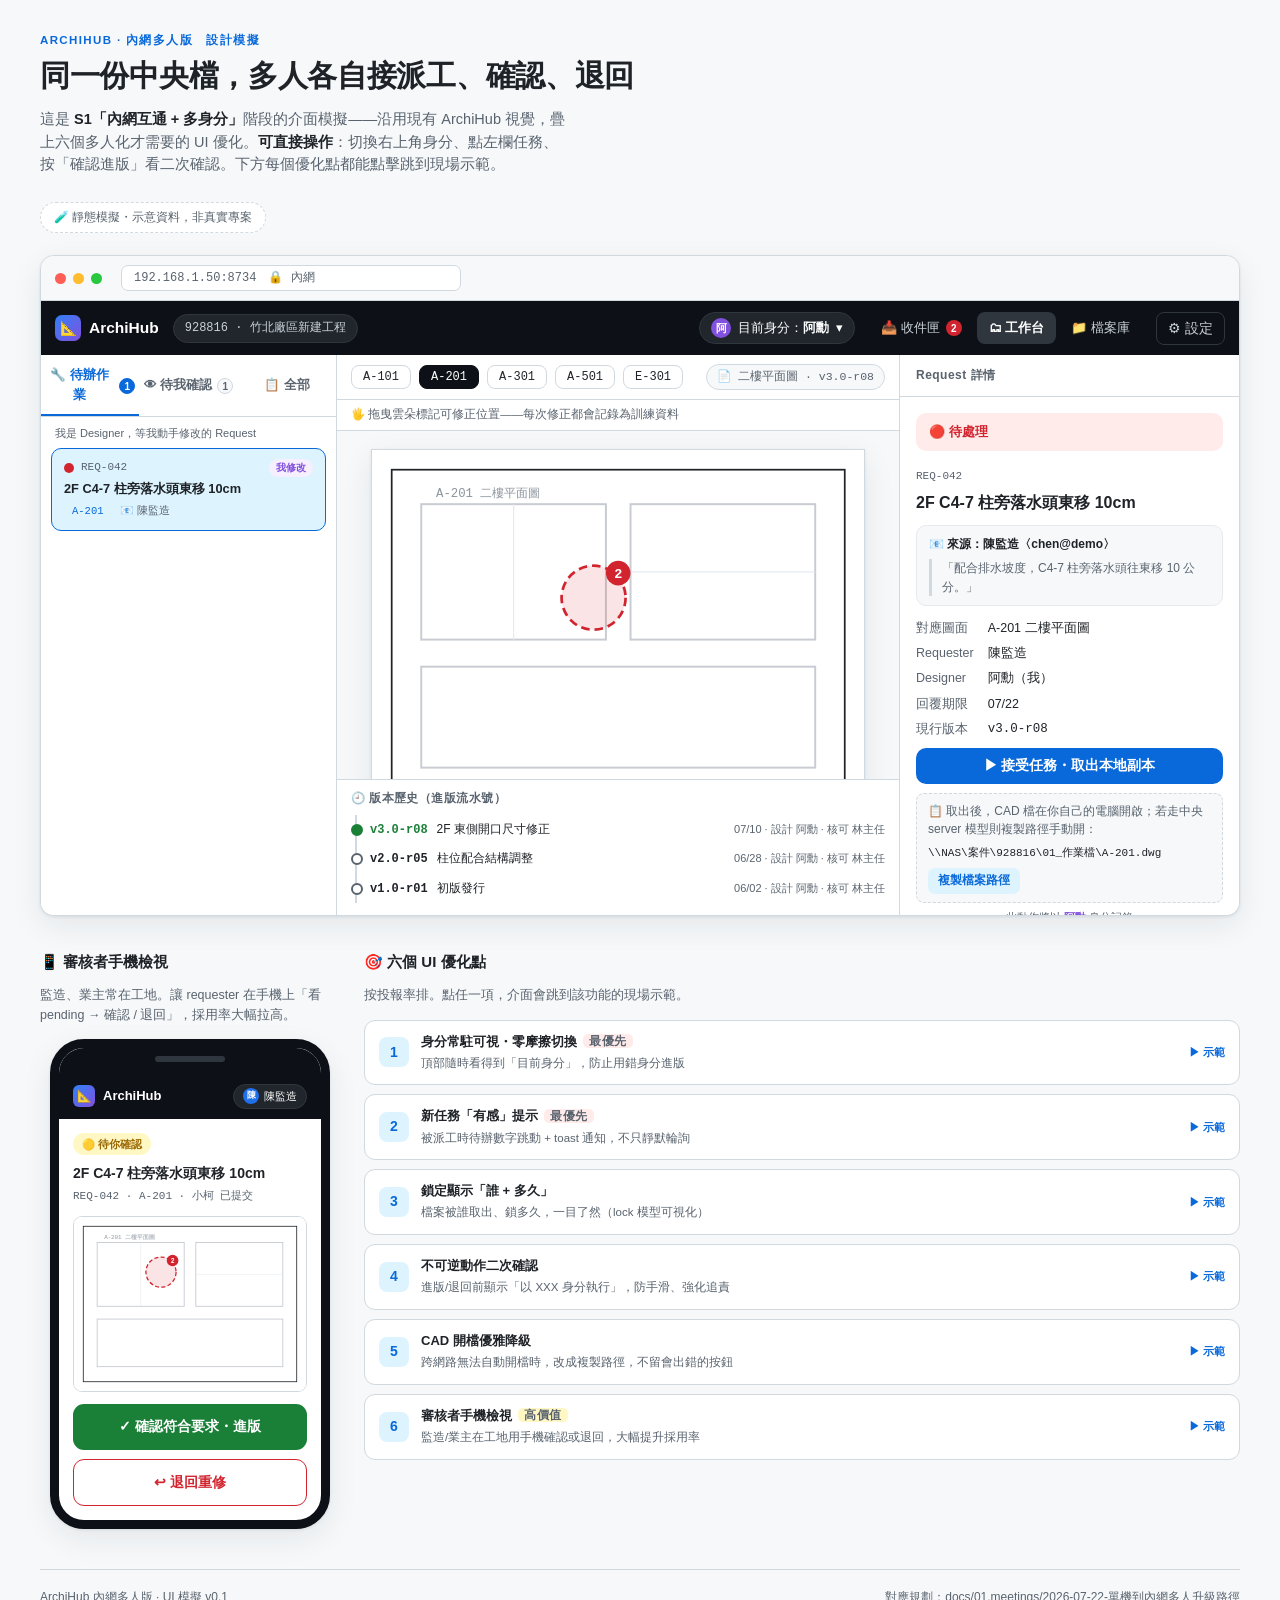
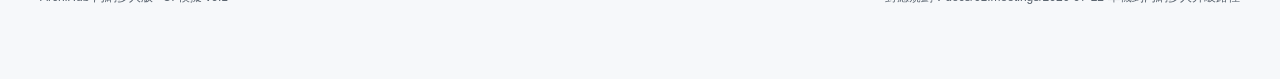
<file: prototype/multiuser-mockup.html>
<!DOCTYPE html>
<html lang="zh-Hant">
<head>
<meta charset="UTF-8">
<meta name="viewport" content="width=device-width, initial-scale=1.0">
<title>ArchiHub · 內網多人版 UI 模擬</title>
<style>
  :root{
    --bg:#f6f8fa; --panel:#ffffff; --border:#d1d9e0; --border-soft:#e6eaef;
    --text:#1f2328; --muted:#59636e; --accent:#0969da; --accent-soft:#ddf4ff;
    --red:#d1242f; --red-bg:#ffebe9; --yellow:#9a6700; --yellow-bg:#fff8c5; --yellow-dot:#d4a72c;
    --green:#1a7f37; --green-bg:#dafbe1; --purple:#8250df; --purple-bg:#f6effe; --purple-bd:#d8bef7;
    --header:#0d1117; --header-text:#ffffff; --header-sub:#c9d1d9; --header-line:#30363d; --header-pill:#21262d;
    --shadow:0 1px 3px rgba(31,35,40,.09), 0 10px 30px rgba(31,35,40,.08);
    --mono:"SFMono-Regular",Consolas,"Liberation Mono","Courier New",monospace;
    --sans:-apple-system,BlinkMacSystemFont,"Segoe UI","Noto Sans TC","Microsoft JhengHei",sans-serif;
  }
  @media (prefers-color-scheme:dark){
    :root{
      --bg:#010409; --panel:#0d1117; --border:#30363d; --border-soft:#21262d;
      --text:#e6edf3; --muted:#8b949e; --accent:#58a6ff; --accent-soft:#12283f;
      --red:#f85149; --red-bg:#3a1416; --yellow:#e3b341; --yellow-bg:#342a0d; --yellow-dot:#d4a72c;
      --green:#3fb950; --green-bg:#122117; --purple:#bc8cff; --purple-bg:#1f1633; --purple-bd:#3d2d6b;
      --header:#010409; --header-text:#e6edf3; --header-sub:#8b949e; --header-line:#21262d; --header-pill:#161b22;
      --shadow:0 1px 3px rgba(0,0,0,.5), 0 10px 30px rgba(0,0,0,.4);
    }
  }
  :root[data-theme="light"]{
    --bg:#f6f8fa; --panel:#ffffff; --border:#d1d9e0; --border-soft:#e6eaef;
    --text:#1f2328; --muted:#59636e; --accent:#0969da; --accent-soft:#ddf4ff;
    --red:#d1242f; --red-bg:#ffebe9; --yellow:#9a6700; --yellow-bg:#fff8c5; --yellow-dot:#d4a72c;
    --green:#1a7f37; --green-bg:#dafbe1; --purple:#8250df; --purple-bg:#f6effe; --purple-bd:#d8bef7;
    --header:#0d1117; --header-text:#ffffff; --header-sub:#c9d1d9; --header-line:#30363d; --header-pill:#21262d;
    --shadow:0 1px 3px rgba(31,35,40,.09), 0 10px 30px rgba(31,35,40,.08);
  }
  :root[data-theme="dark"]{
    --bg:#010409; --panel:#0d1117; --border:#30363d; --border-soft:#21262d;
    --text:#e6edf3; --muted:#8b949e; --accent:#58a6ff; --accent-soft:#12283f;
    --red:#f85149; --red-bg:#3a1416; --yellow:#e3b341; --yellow-bg:#342a0d; --yellow-dot:#d4a72c;
    --green:#3fb950; --green-bg:#122117; --purple:#bc8cff; --purple-bg:#1f1633; --purple-bd:#3d2d6b;
    --header:#010409; --header-text:#e6edf3; --header-sub:#8b949e; --header-line:#21262d; --header-pill:#161b22;
    --shadow:0 1px 3px rgba(0,0,0,.5), 0 10px 30px rgba(0,0,0,.4);
  }

  *{box-sizing:border-box;}
  body{margin:0; background:var(--bg); color:var(--text); font-family:var(--sans); font-size:14px; line-height:1.55; -webkit-font-smoothing:antialiased;}
  .wrap{max-width:1240px; margin:0 auto; padding:32px 20px 72px;}

  /* ── page intro ── */
  .intro{margin-bottom:22px;}
  .eyebrow{font-size:11.5px; font-weight:700; letter-spacing:.12em; text-transform:uppercase; color:var(--accent); margin-bottom:8px;}
  h1.title{font-size:clamp(22px,3.2vw,30px); line-height:1.2; margin:0 0 8px; text-wrap:balance; letter-spacing:-.01em;}
  .lede{color:var(--muted); font-size:14.5px; max-width:66ch;}
  .lede b{color:var(--text);}
  .mockup-note{display:inline-flex; align-items:center; gap:7px; margin-top:12px; font-size:12px; color:var(--muted); background:var(--panel); border:1px dashed var(--border); border-radius:999px; padding:5px 13px;}

  /* ── browser frame ── */
  .frame{border:1px solid var(--border); border-radius:14px; overflow:hidden; box-shadow:var(--shadow); background:var(--panel); margin-top:20px;}
  .frame-bar{display:flex; align-items:center; gap:7px; padding:9px 14px; background:var(--bg); border-bottom:1px solid var(--border);}
  .dot{width:11px; height:11px; border-radius:50%;}
  .dot.r{background:#ff5f57;} .dot.y{background:#febc2e;} .dot.g{background:#28c840;}
  .frame-url{margin-left:12px; font-family:var(--mono); font-size:12px; color:var(--muted); background:var(--panel); border:1px solid var(--border); border-radius:7px; padding:3px 12px; flex:1; max-width:340px;}
  .frame-scroll{overflow-x:auto;}

  /* ── app top bar ── */
  .app{min-width:940px;}
  header.top{display:flex; align-items:center; gap:14px; padding:0 14px; height:54px; background:var(--header); color:var(--header-text);}
  .logo{display:flex; align-items:center; gap:8px; font-weight:700; font-size:15.5px;}
  .logo .mk{width:26px; height:26px; border-radius:7px; background:linear-gradient(135deg,#2f81f7,#8250df); display:grid; place-items:center; font-size:14px;}
  .proj{font-size:12px; background:var(--header-pill); border:1px solid var(--header-line); color:var(--header-sub); padding:4px 11px; border-radius:999px; font-family:var(--mono);}
  .top .sp{flex:1;}
  .navt{display:flex; gap:3px;}
  .navt button{background:none; border:none; color:var(--header-sub); font:inherit; font-size:13px; padding:6px 12px; border-radius:8px; cursor:pointer; display:flex; align-items:center; gap:6px;}
  .navt button.on{background:var(--header-line); color:#fff; font-weight:600;}
  .navt .b{background:var(--red); color:#fff; font-size:10px; font-weight:700; min-width:16px; height:16px; border-radius:999px; display:grid; place-items:center; padding:0 4px;}
  .gh{font-size:12px; color:var(--header-sub); background:none; border:1px solid var(--header-line); padding:5px 11px; border-radius:8px; cursor:pointer; font:inherit;}

  /* identity switcher — opt #1 */
  .idsw{position:relative;}
  .idsw-btn{display:flex; align-items:center; gap:7px; font:inherit; font-size:12.5px; cursor:pointer;
    background:var(--header-pill); border:1px solid var(--header-line); color:var(--header-text); padding:5px 11px; border-radius:999px;}
  .idsw-btn .who{font-weight:700;}
  .idsw-btn .cv{width:20px; height:20px; border-radius:50%; display:grid; place-items:center; font-size:11px; font-weight:700; color:#fff;}
  .idsw-menu{position:absolute; top:calc(100% + 7px); right:0; z-index:40; min-width:210px; background:var(--panel); color:var(--text);
    border:1px solid var(--border); border-radius:12px; box-shadow:var(--shadow); padding:6px; display:none;}
  .idsw-menu.open{display:block;}
  .idsw-menu .lbl{font-size:10.5px; letter-spacing:.08em; text-transform:uppercase; color:var(--muted); padding:6px 9px 3px;}
  .idsw-opt{display:flex; align-items:center; gap:9px; width:100%; text-align:left; font:inherit; font-size:13px; cursor:pointer;
    background:none; border:none; color:var(--text); padding:8px 9px; border-radius:8px;}
  .idsw-opt:hover{background:var(--bg);}
  .idsw-opt.on{background:var(--accent-soft);}
  .idsw-opt .cv{width:26px; height:26px; border-radius:50%; display:grid; place-items:center; font-size:12px; font-weight:700; color:#fff; flex-shrink:0;}
  .idsw-opt .role{font-size:11px; color:var(--muted);}

  /* ── work grid ── */
  .work{display:grid; grid-template-columns:296px 1fr 340px; height:560px;}
  .work > *{min-width:0; min-height:0;}
  .pane{background:var(--panel); overflow-y:auto;}
  .pl{border-right:1px solid var(--border); display:flex; flex-direction:column; overflow:hidden;}
  .pm{background:var(--bg); display:flex; flex-direction:column; overflow:hidden;}
  .pr{border-left:1px solid var(--border);}

  .sidet{display:flex; border-bottom:1px solid var(--border);}
  .sidet button{flex:1; background:none; border:none; border-bottom:2.5px solid transparent; padding:11px 4px 9px; font:inherit; font-size:12.5px; font-weight:600; color:var(--muted); cursor:pointer; display:flex; align-items:center; justify-content:center; gap:5px;}
  .sidet button.on{color:var(--accent); border-bottom-color:var(--accent);}
  .sidet .cnt{font-size:10px; font-weight:700; background:var(--bg); border:1px solid var(--border); border-radius:999px; min-width:16px; height:16px; display:grid; place-items:center; padding:0 4px; position:relative;}
  .sidet button.on .cnt{background:var(--accent); color:#fff; border-color:var(--accent);}
  .sidet .cnt.hot{background:var(--red); color:#fff; border-color:var(--red);}
  /* new-task pulse — opt #2 */
  .cnt.newpulse::after{content:""; position:absolute; inset:-3px; border-radius:999px; border:2px solid var(--red); animation:ring 1.4s ease-out infinite;}
  @keyframes ring{0%{transform:scale(1); opacity:.9;} 100%{transform:scale(1.9); opacity:0;}}
  .tabdesc{font-size:11px; color:var(--muted); padding:8px 14px 6px;}
  .reqlist{overflow-y:auto; flex:1; padding-bottom:12px;}
  .empty{color:var(--muted); text-align:center; font-size:12.5px; padding:34px 18px;}

  .card{margin:0 10px 8px; padding:10px 12px; border:1px solid var(--border-soft); border-radius:10px; cursor:pointer; background:var(--panel); transition:border-color .12s, background .12s; position:relative;}
  .card:hover{border-color:var(--accent);}
  .card.sel{border-color:var(--accent); background:var(--accent-soft);}
  .card .ctop{display:flex; align-items:center; gap:7px; margin-bottom:3px;}
  .light{width:10px; height:10px; border-radius:50%; flex-shrink:0;}
  .light.red{background:var(--red);} .light.yellow{background:var(--yellow-dot);} .light.green{background:var(--green);}
  .rid{font-family:var(--mono); font-size:11px; color:var(--muted);}
  .rchip{font-size:10px; padding:1px 7px; border-radius:999px; font-weight:700; margin-left:auto;}
  .rchip.d{background:var(--purple-bg); color:var(--purple);}
  .rchip.r{background:var(--green-bg); color:var(--green);}
  .ctit{font-size:12.8px; font-weight:600; line-height:1.4;}
  .cmeta{font-size:11px; color:var(--muted); margin-top:4px; display:flex; gap:8px; flex-wrap:wrap; align-items:center;}
  .tag{font-size:10.5px; padding:1px 8px; border-radius:999px; font-family:var(--mono); background:var(--accent-soft); color:var(--accent);}
  .newtag{font-size:10px; font-weight:700; color:var(--red); background:var(--red-bg); padding:1px 7px; border-radius:999px;}
  .lockmini{font-size:10px; color:var(--purple);}

  /* middle viewer */
  .vbar{display:flex; align-items:center; gap:8px; padding:9px 14px; background:var(--panel); border-bottom:1px solid var(--border); flex-wrap:wrap;}
  .dtab{font-size:12px; font-family:var(--mono); padding:4px 11px; border-radius:8px; border:1px solid var(--border); background:var(--panel); color:var(--text); cursor:pointer;}
  .dtab.on{background:var(--header); color:#fff; border-color:var(--header);}
  .verpill{font-size:11.5px; font-family:var(--mono); color:var(--muted); margin-left:auto; background:var(--bg); border:1px solid var(--border); padding:3px 10px; border-radius:999px;}
  /* lock banner — opt #3 */
  .lockbar{display:flex; align-items:center; gap:10px; padding:8px 14px; background:var(--purple-bg); border-bottom:1px solid var(--purple-bd); color:var(--purple); font-size:12.5px; font-weight:600;}
  .lockbar .ask{margin-left:auto; font-size:11.5px; font-weight:700; color:var(--purple); background:transparent; border:1px solid var(--purple-bd); border-radius:7px; padding:4px 10px; cursor:pointer; font-family:inherit;}
  .hintbar{font-size:11.5px; color:var(--muted); background:var(--panel); border-bottom:1px solid var(--border); padding:6px 14px;}
  .vwrap{flex:1; overflow:auto; display:grid; place-items:center; padding:18px;}
  .sheet{background:#fff; box-shadow:var(--shadow); border:1px solid var(--border); width:min(94%,560px);}
  .sheet svg{width:100%; height:auto; display:block;}
  .hist{flex-shrink:0; background:var(--panel); border-top:1px solid var(--border); max-height:150px; overflow-y:auto; padding:10px 14px 12px;}
  .histt{font-size:11.5px; font-weight:700; color:var(--muted); letter-spacing:.04em; margin-bottom:7px;}
  .hitem{display:flex; align-items:baseline; gap:9px; padding:5px 0 5px 13px; font-size:12px; border-left:2px solid var(--border); margin-left:4px; position:relative;}
  .hitem::before{content:""; position:absolute; left:-6px; top:9px; width:8px; height:8px; border-radius:50%; background:var(--panel); border:2px solid var(--muted);}
  .hitem:first-child::before{border-color:var(--green); background:var(--green);}
  .hver{font-family:var(--mono); font-weight:700; white-space:nowrap;}
  .hitem:first-child .hver{color:var(--green);}
  .hwho{color:var(--muted); font-size:11px; white-space:nowrap; margin-left:auto;}

  /* detail */
  .phead{font-size:12px; font-weight:700; color:var(--muted); padding:11px 16px; border-bottom:1px solid var(--border); letter-spacing:.04em;}
  .detail{padding:16px;}
  .detail-empty{color:var(--muted); text-align:center; font-size:12.5px; padding:60px 24px; line-height:1.7;}
  .sbanner{display:flex; align-items:center; gap:9px; padding:9px 13px; border-radius:10px; font-weight:700; font-size:13px; margin-bottom:13px;}
  .sbanner.red{background:var(--red-bg); color:var(--red);} .sbanner.yellow{background:var(--yellow-bg); color:var(--yellow);} .sbanner.green{background:var(--green-bg); color:var(--green);}
  .detail h2{font-size:16px; margin:6px 0 12px; line-height:1.35;}
  .srcbox{background:var(--bg); border:1px solid var(--border-soft); border-radius:10px; padding:9px 12px; font-size:12.5px; margin-bottom:12px;}
  .srch{display:flex; gap:6px; align-items:center; font-weight:600; font-size:12px; margin-bottom:5px;}
  .srcbox blockquote{margin:0; color:var(--muted); border-left:3px solid var(--border); padding-left:10px; font-size:12px;}
  .kv{display:grid; grid-template-columns:auto 1fr; gap:6px 14px; font-size:12.5px; margin-bottom:6px;}
  .kv dt{color:var(--muted);} .kv dd{margin:0;}
  .kv .mono{font-family:var(--mono);}
  .btn{display:block; width:100%; padding:9px; border-radius:10px; border:none; cursor:pointer; font-size:13.5px; font-weight:700; font-family:inherit; margin-top:8px; transition:filter .12s;}
  .btn:hover{filter:brightness(1.07);}
  .btn.primary{background:var(--green); color:#fff;}
  .btn.accent{background:var(--accent); color:#fff;}
  .btn.warn{background:#bf8700; color:#fff;}
  .btn.danger{background:var(--red); color:#fff;}
  .btn.ghost{background:var(--panel); border:1px solid var(--border); color:var(--text);}
  .note{display:flex; gap:8px; align-items:flex-start; font-size:12px; border-radius:8px; padding:8px 11px; margin-top:9px;}
  .note.wait{color:var(--yellow); background:var(--yellow-bg); border:1px solid var(--yellow-bg);}
  .note.ok{color:var(--green); background:var(--green-bg);}
  .note.copy{color:var(--muted); background:var(--bg); border:1px dashed var(--border); flex-direction:column; gap:6px;}
  .note.copy .path{font-family:var(--mono); font-size:11px; color:var(--text); word-break:break-all;}
  .note.copy button{align-self:flex-start; font:inherit; font-size:11.5px; font-weight:700; color:var(--accent); background:var(--accent-soft); border:none; border-radius:7px; padding:4px 10px; cursor:pointer;}
  .tl{margin-top:15px; border-top:1px dashed var(--border); padding-top:11px;}
  .tl .h{font-size:11.5px; font-weight:700; color:var(--muted); margin-bottom:5px;}
  .tl .row{display:flex; gap:8px; font-size:11.5px; color:var(--muted); padding:2px 0;}
  .tl .row b{color:var(--text); font-weight:600; white-space:nowrap;}
  .actor-hint{font-size:11px; color:var(--muted); margin-top:6px; text-align:center;}
  .actor-hint b{color:var(--purple);}

  /* confirm dialog — opt #4 */
  .dlg-bg{position:absolute; inset:0; background:rgba(1,4,9,.5); display:none; place-items:center; z-index:60; padding:20px;}
  .dlg-bg.open{display:grid;}
  .dlg{background:var(--panel); border:1px solid var(--border); border-radius:14px; width:100%; max-width:380px; padding:20px 22px; box-shadow:var(--shadow);}
  .dlg h3{margin:0 0 4px; font-size:15.5px;}
  .dlg .as{font-size:12.5px; color:var(--muted); margin-bottom:12px;}
  .dlg .as b{color:var(--purple);}
  .dlg .box{background:var(--bg); border:1px solid var(--border-soft); border-radius:9px; padding:10px 12px; font-size:12.5px; margin-bottom:14px;}
  .dlg .box .mono{font-family:var(--mono); color:var(--green); font-weight:700;}
  .dlg-row{display:flex; gap:8px;}
  .dlg-row .btn{margin-top:0;}

  /* toast — opt #2 */
  .toasts{position:absolute; right:16px; bottom:16px; z-index:70; display:flex; flex-direction:column; gap:8px; align-items:flex-end;}
  .toast{background:var(--header); color:#fff; font-size:12.5px; font-weight:600; padding:10px 14px; border-radius:10px; box-shadow:var(--shadow); max-width:300px; animation:tin .3s ease;}
  .toast.rev{background:var(--purple);}
  @keyframes tin{from{opacity:0; transform:translateY(8px);} to{opacity:1; transform:none;}}

  /* ── secondary row: mobile + tour ── */
  .grid2{display:grid; grid-template-columns:300px 1fr; gap:24px; margin-top:34px; align-items:start;}
  @media (max-width:760px){ .grid2{grid-template-columns:1fr;} }
  .sec-h{font-size:15px; margin:0 0 4px;}
  .sec-sub{font-size:12.5px; color:var(--muted); margin-bottom:14px;}

  /* phone frame — opt #6 */
  .phone{width:280px; margin:0 auto; border:9px solid #0d1117; border-radius:34px; overflow:hidden; box-shadow:var(--shadow); background:var(--panel);}
  .phone-top{height:26px; background:#0d1117; position:relative;}
  .phone-top::after{content:""; position:absolute; left:50%; top:8px; transform:translateX(-50%); width:70px; height:6px; border-radius:99px; background:#30363d;}
  .m-bar{background:var(--header); color:#fff; padding:10px 14px; display:flex; align-items:center; gap:8px;}
  .m-bar .mk{width:22px; height:22px; border-radius:6px; background:linear-gradient(135deg,#2f81f7,#8250df); display:grid; place-items:center; font-size:12px;}
  .m-bar .mid{margin-left:auto; font-size:11px; display:flex; align-items:center; gap:5px; background:var(--header-pill); border:1px solid var(--header-line); padding:3px 9px; border-radius:999px;}
  .m-body{padding:14px;}
  .m-tag{font-size:10.5px; font-weight:700; color:var(--yellow); background:var(--yellow-bg); padding:3px 9px; border-radius:999px; display:inline-block; margin-bottom:9px;}
  .m-title{font-size:14px; font-weight:700; line-height:1.4; margin-bottom:4px;}
  .m-rid{font-family:var(--mono); font-size:11px; color:var(--muted); margin-bottom:11px;}
  .m-thumb{border:1px solid var(--border); border-radius:9px; overflow:hidden; margin-bottom:12px; background:#fff;}
  .m-thumb svg{width:100%; height:auto; display:block;}
  .m-btn{display:block; width:100%; padding:12px; border-radius:11px; border:none; font:inherit; font-size:14px; font-weight:700; cursor:pointer; margin-top:9px;}
  .m-btn.ok{background:var(--green); color:#fff;} .m-btn.no{background:var(--panel); color:var(--red); border:1.5px solid var(--red);}

  /* tour legend */
  .tour{display:flex; flex-direction:column; gap:9px;}
  .titem{display:grid; grid-template-columns:30px 1fr auto; gap:12px; align-items:center; background:var(--panel); border:1px solid var(--border); border-radius:11px; padding:11px 14px; text-align:left; cursor:pointer; font:inherit; color:var(--text); transition:border-color .12s, transform .08s;}
  .titem:hover{border-color:var(--accent); transform:translateX(2px);}
  .titem .num{width:30px; height:30px; border-radius:8px; background:var(--accent-soft); color:var(--accent); font-weight:800; display:grid; place-items:center; font-size:14px; font-variant-numeric:tabular-nums;}
  .titem .tx b{display:block; font-size:13px;}
  .titem .tx span{font-size:11.5px; color:var(--muted);}
  .titem .go{font-size:11px; font-weight:700; color:var(--accent); white-space:nowrap;}
  .prio{font-size:9.5px; font-weight:800; letter-spacing:.06em; padding:1px 6px; border-radius:5px; margin-left:6px; vertical-align:middle;}
  .prio.hi{background:var(--red-bg); color:var(--red);}
  .prio.mid{background:var(--yellow-bg); color:var(--yellow);}

  footer{margin-top:40px; padding-top:18px; border-top:1px solid var(--border); font-size:12px; color:var(--muted); display:flex; justify-content:space-between; flex-wrap:wrap; gap:10px;}

  @media (prefers-reduced-motion:reduce){ *{animation:none !important; transition:none !important;} }
  button:focus-visible, .card:focus-visible{outline:2px solid var(--accent); outline-offset:2px;}
</style>
</head>
<body>
<div class="wrap">
  <div class="intro">
    <div class="eyebrow">ArchiHub · 內網多人版　設計模擬</div>
    <h1 class="title">同一份中央檔，多人各自接派工、確認、退回</h1>
    <p class="lede">這是 <b>S1「內網互通 + 多身分」</b>階段的介面模擬——沿用現有 ArchiHub 視覺，疊上六個多人化才需要的 UI 優化。<b>可直接操作</b>：切換右上角身分、點左欄任務、按「確認進版」看二次確認。下方每個優化點都能點擊跳到現場示範。</p>
    <div class="mockup-note">🧪 靜態模擬・示意資料，非真實專案</div>
  </div>

  <div class="frame">
    <div class="frame-bar">
      <span class="dot r"></span><span class="dot y"></span><span class="dot g"></span>
      <span class="frame-url">192.168.1.50:8734　🔒 內網</span>
    </div>
    <div class="frame-scroll">
      <div class="app" id="app">
        <header class="top">
          <div class="logo"><div class="mk">📐</div>ArchiHub</div>
          <div class="proj">928816 · 竹北廠區新建工程</div>
          <div class="sp"></div>

          <div class="idsw" id="idsw">
            <button class="idsw-btn" id="idswBtn" aria-haspopup="true">
              <span class="cv" id="idswCv"></span>
              <span>目前身分：<span class="who" id="idswWho"></span></span>
              <span aria-hidden="true">▾</span>
            </button>
            <div class="idsw-menu" id="idswMenu" role="menu"></div>
          </div>

          <nav class="navt">
            <button>📥 收件匣 <span class="b">2</span></button>
            <button class="on">🗂 工作台</button>
            <button>📁 檔案庫</button>
          </nav>
          <button class="gh">⚙ 設定</button>
        </header>

        <div class="work">
          <div class="pane pl">
            <div class="sidet">
              <button class="on" data-tab="todo">🔧 待辦作業 <span class="cnt hot" id="cntTodo">0</span></button>
              <button data-tab="review">👁 待我確認 <span class="cnt" id="cntReview">0</span></button>
              <button data-tab="all">📋 全部</button>
            </div>
            <div class="tabdesc" id="tabDesc"></div>
            <div class="reqlist" id="reqList"></div>
          </div>

          <div class="pane pm">
            <div class="vbar" id="vbar"></div>
            <div id="lockSlot"></div>
            <div class="hintbar" id="hintbar">🖐 拖曳雲朵標記可修正位置——每次修正都會記錄為訓練資料</div>
            <div class="vwrap"><div class="sheet" id="sheet"></div></div>
            <div class="hist">
              <div class="histt">🕘 版本歷史（進版流水號）</div>
              <div id="histList"></div>
            </div>
          </div>

          <div class="pane pr">
            <div class="phead">Request 詳情</div>
            <div id="detail"></div>
          </div>
        </div>

        <div class="dlg-bg" id="dlgBg">
          <div class="dlg" role="dialog" aria-modal="true">
            <h3>確認正式進版？</h3>
            <div class="as">你將以 <b id="dlgActor"></b> 身分執行此動作</div>
            <div class="box" id="dlgBox"></div>
            <div class="dlg-row">
              <button class="btn ghost" onclick="closeDlg()">取消</button>
              <button class="btn primary" onclick="doConfirm()">✓ 確認進版</button>
            </div>
          </div>
        </div>
        <div class="toasts" id="toasts"></div>
      </div>
    </div>
  </div>

  <div class="grid2">
    <div>
      <h2 class="sec-h">📱 審核者手機檢視</h2>
      <p class="sec-sub">監造、業主常在工地。讓 requester 在手機上「看 pending → 確認 / 退回」，採用率大幅拉高。</p>
      <div class="phone">
        <div class="phone-top"></div>
        <div class="m-bar">
          <div class="mk">📐</div>
          <span style="font-weight:700; font-size:13px;">ArchiHub</span>
          <span class="mid"><span class="cv" style="width:16px;height:16px;border-radius:50%;display:grid;place-items:center;font-size:9px;font-weight:700;color:#fff;background:#1f6feb;">陳</span>陳監造</span>
        </div>
        <div class="m-body">
          <span class="m-tag">🟡 待你確認</span>
          <div class="m-title">2F C4-7 柱旁落水頭東移 10cm</div>
          <div class="m-rid">REQ-042 · A-201 · 小柯 已提交</div>
          <div class="m-thumb" id="mThumb"></div>
          <button class="m-btn ok" onclick="toast('🟢 已進版並通知全員（示意）')">✓ 確認符合要求・進版</button>
          <button class="m-btn no" onclick="toast('↩ 已退回小柯重修（示意）')">↩ 退回重修</button>
        </div>
      </div>
    </div>

    <div>
      <h2 class="sec-h">🎯 六個 UI 優化點</h2>
      <p class="sec-sub">按投報率排。點任一項，介面會跳到該功能的現場示範。</p>
      <div class="tour" id="tour"></div>
    </div>
  </div>

  <footer>
    <span>ArchiHub 內網多人版 · UI 模擬 v0.1</span>
    <span>對應規劃：docs/01.meetings/2026-07-22-單機到內網多人升級路徑</span>
  </footer>
</div>

<script>
/* ── 示意資料 ── */
const USERS = {
  '阿勳':   {cv:'阿', color:'#8250df', role:'設計 / PM'},
  '小柯':   {cv:'柯', color:'#1a7f37', role:'設計'},
  '陳監造': {cv:'陳', color:'#1f6feb', role:'監造 / 審核'},
};
const REQS = [
  {id:'REQ-045', status:'red', drawing:'A-101', title:'1F 大廳地坪由拋光石英磚改石材', requester:'阿勳', designer:'小柯', due:'07/23', icon:'📧', from:'林主任〈lin@demo〉', quote:'大廳地坪材質改為石材，下週三前提修正圖。', isNew:true},
  {id:'REQ-042', status:'red', drawing:'A-201', title:'2F C4-7 柱旁落水頭東移 10cm', requester:'陳監造', designer:'阿勳', due:'07/22', icon:'📧', from:'陳監造〈chen@demo〉', quote:'配合排水坡度，C4-7 柱旁落水頭往東移 10 公分。'},
  {id:'REQ-041', status:'red', drawing:'A-501', title:'廁所隔間 C11 側往東移 15cm', requester:'阿勳', designer:'小柯', due:'07/20', icon:'📝', from:'我的筆記（王副理口頭）', quote:'2F 廁所 C11 隔間往東移 15 公分。', lockedBy:'小柯', lockedFor:'2 小時 08 分'},
  {id:'REQ-039', status:'yellow', drawing:'A-301', title:'3F 樓梯間消防栓箱北移', requester:'阿勳', designer:'小柯', due:'07/21', icon:'📝', from:'工地筆記', quote:'消防栓箱跟門片開向打架，箱體往北挪。', pending:'A-301_pending_REQ-039.pdf'},
  {id:'REQ-040', status:'green', drawing:'E-301', title:'洗床機數量核對（圖說/數量表/價目表）', requester:'宏昇機電', designer:'阿勳', due:'07/15', icon:'📧', from:'宏昇機電〈vendor@demo〉', quote:'圖說 3 台、數量表 2 台、價目表 4 台，三者不符。'},
];
const DRAWINGS = ['A-101','A-201','A-301','A-501','E-301'];
const DNAME = {'A-101':'一樓平面圖','A-201':'二樓平面圖','A-301':'三樓平面圖','A-501':'廁所大樣圖','E-301':'機電設備配置圖'};
const DVER  = {'A-101':'v2.0-r03','A-201':'v3.0-r08','A-301':'v1.2-r04','A-501':'v2.0-r04','E-301':'v4.0-r11'};
const HIST = {
  'A-201':[['v3.0-r08','07/10','2F 東側開口尺寸修正','阿勳','林主任'],['v2.0-r05','06/28','柱位配合結構調整','阿勳','林主任'],['v1.0-r01','06/02','初版發行','阿勳','林主任']],
  'A-101':[['v2.0-r03','07/08','大廳動線調整','小柯','林主任'],['v1.0-r01','06/02','初版發行','小柯','林主任']],
  'A-301':[['v1.2-r04','07/05','樓梯間扶手修正','小柯','林主任'],['v1.0-r01','06/02','初版發行','小柯','林主任']],
  'A-501':[['v2.0-r04','07/05','器具規格更新','小柯','林主任'],['v1.0-r01','06/02','初版發行','小柯','林主任']],
  'E-301':[['v4.0-r11','07/15','洗床機數量修正','阿勳','陳監造'],['v3.0-r09','07/01','配電盤移位','阿勳','林主任']],
};
const statusName = {red:'🔴 待處理', yellow:'🟡 待確認', green:'🟢 已進版'};

let curUser = '阿勳';
let curTab = 'todo';
let selId = 'REQ-042';
let curDwg = 'A-201';
const tabDesc = {todo:'我是 Designer，等我動手修改的 Request', review:'我發出的 Request，對方已提交，等我確認進版', all:'本專案全部 Request（含已結案）'};

/* ── plan SVG ── */
function planSVG(code, opts){
  opts = opts || {};
  const r = REQS.find(x=>x.drawing===code && x.status!=='green') || REQS.find(x=>x.drawing===code);
  const stroke = {red:'#d1242f', yellow:'#d4a72c', green:'#1a7f37'};
  const col = r ? stroke[r.status] : '#8b949e';
  const letter = r ? r.id.slice(-1) : '';
  const mx = opts.small?150:180, my = opts.small?95:120;
  return `<svg viewBox="0 0 400 300" xmlns="http://www.w3.org/2000/svg">
    <rect x="0" y="0" width="400" height="300" fill="#ffffff"/>
    <rect x="16" y="16" width="368" height="268" fill="none" stroke="#1f2328" stroke-width="1.4"/>
    <rect x="40" y="44" width="150" height="110" fill="none" stroke="#c8ccd2" stroke-width="1.6"/>
    <rect x="210" y="44" width="150" height="110" fill="none" stroke="#c8ccd2" stroke-width="1.6"/>
    <rect x="40" y="176" width="320" height="82" fill="none" stroke="#c8ccd2" stroke-width="1.6"/>
    <line x1="115" y1="44" x2="115" y2="154" stroke="#e6eaef" stroke-width="1"/>
    <line x1="210" y1="99" x2="360" y2="99" stroke="#e6eaef" stroke-width="1"/>
    <text x="52" y="38" font-size="10" fill="#8b949e" font-family="monospace">${code} ${DNAME[code]||''}</text>
    ${r ? `<g transform="translate(${mx},${my})">
      <circle r="26" fill="${col}" fill-opacity="0.12" stroke="${col}" stroke-width="2.2" stroke-dasharray="7 4"/>
      <circle cx="20" cy="-20" r="10" fill="${col}"/>
      <text x="20" y="-16" text-anchor="middle" fill="#fff" font-size="11" font-weight="700" font-family="monospace">${letter}</text>
    </g>`:''}
  </svg>`;
}

/* ── render ── */
function isMine(r){ return {designer: r.designer===curUser, requester: r.requester===curUser}; }
function filtered(tab){
  if(tab==='todo')   return REQS.filter(r=>r.designer===curUser && r.status==='red');
  if(tab==='review') return REQS.filter(r=>r.requester===curUser && r.status==='yellow');
  return REQS.slice();
}
function renderIdsw(){
  const u = USERS[curUser];
  document.getElementById('idswWho').textContent = curUser;
  const cv = document.getElementById('idswCv'); cv.textContent = u.cv; cv.style.background = u.color;
  document.getElementById('idswMenu').innerHTML = '<div class="lbl">切換身分（各自電腦記住自己）</div>' +
    Object.entries(USERS).map(([name,info])=>`
      <button class="idsw-opt ${name===curUser?'on':''}" onclick="setUser('${name}')" role="menuitem">
        <span class="cv" style="background:${info.color}">${info.cv}</span>
        <span><b>${name}</b><span class="role"> · ${info.role}</span></span>
      </button>`).join('');
}
function renderList(){
  document.getElementById('cntTodo').textContent = filtered('todo').length;
  document.getElementById('cntReview').textContent = filtered('review').length;
  const hasNew = filtered('todo').some(r=>r.isNew);
  document.getElementById('cntTodo').classList.toggle('newpulse', hasNew && curTab!=='todo' ? true : hasNew);
  document.getElementById('tabDesc').textContent = tabDesc[curTab];
  const list = filtered(curTab);
  const el = document.getElementById('reqList');
  if(!list.length){ el.innerHTML = '<div class="empty">此頁籤目前沒有項目 🎉</div>'; return; }
  el.innerHTML = list.map(r=>{
    const mine = isMine(r);
    const chip = mine.designer ? '<span class="rchip d">我修改</span>' : mine.requester ? '<span class="rchip r">我確認</span>' : '';
    return `<div class="card ${selId===r.id?'sel':''}" tabindex="0" onclick="selectReq('${r.id}')" onkeydown="if(event.key==='Enter')selectReq('${r.id}')">
      <div class="ctop"><span class="light ${r.status}"></span><span class="rid">${r.id}</span>${chip}</div>
      <div class="ctit">${r.title}</div>
      <div class="cmeta">
        <span class="tag">${r.drawing}</span>
        <span>${r.icon} ${r.from.split('〈')[0]}</span>
        ${r.isNew?'<span class="newtag">● 新指派</span>':''}
        ${r.lockedBy?`<span class="lockmini">🔒 ${r.lockedBy}</span>`:''}
      </div>
    </div>`;
  }).join('');
}
function renderViewer(){
  document.getElementById('vbar').innerHTML =
    DRAWINGS.map(c=>`<button class="dtab ${c===curDwg?'on':''}" onclick="setDwg('${c}')">${c}</button>`).join('')
    + `<span class="verpill">📄 ${DNAME[curDwg]} · ${DVER[curDwg]}</span>`;
  // lock banner — opt #3
  const locker = REQS.find(r=>r.drawing===curDwg && r.lockedBy);
  const lockSlot = document.getElementById('lockSlot');
  if(locker && locker.lockedBy!==curUser){
    lockSlot.innerHTML = `<div class="lockbar" id="lockbar">🔒 ${locker.lockedBy} 編輯中・已 ${locker.lockedFor}
      <button class="ask" onclick="toast('✉ 已向 ${locker.lockedBy} 詢問進度（示意）')">向 ${locker.lockedBy} 詢問進度</button></div>`;
  } else if(locker && locker.lockedBy===curUser){
    lockSlot.innerHTML = `<div class="lockbar" style="background:var(--accent-soft);border-color:var(--accent);color:var(--accent)" id="lockbar">🔓 由你鎖定編輯中・已 ${locker.lockedFor}（其他人只能讀）</div>`;
  } else { lockSlot.innerHTML = ''; }
  document.getElementById('sheet').innerHTML = planSVG(curDwg);
  document.getElementById('histList').innerHTML = (HIST[curDwg]||[]).map(h=>`
    <div class="hitem"><span class="hver">${h[0]}</span><span>${h[2]}</span><span class="hwho">${h[1]} · 設計 ${h[3]} · 核可 ${h[4]}</span></div>`).join('');
}
function renderDetail(){
  const r = REQS.find(x=>x.id===selId);
  const el = document.getElementById('detail');
  if(!r){ el.innerHTML = '<div class="detail-empty">← 點選左側任一 Request<br>查看詳情與圖面對應位置</div>'; return; }
  const mine = isMine(r);
  let actions = '';
  if(r.status==='red'){
    if(mine.designer){
      if(r.lockedBy && r.lockedBy!==curUser){
        actions = `<div class="note wait">🔒 此圖目前由 ${r.lockedBy} 鎖定編輯中，暫時無法取出</div>`;
      } else if(r.lockedBy===curUser){
        actions = `<div class="note ok">💾 本地副本編輯中（你已取出）</div>
          <button class="btn warn">⬆ 完成並提交（自動出 pending PDF）</button>`;
      } else {
        // opt #5 — CAD 開檔降級
        actions = `<button class="btn accent">▶ 接受任務・取出本地副本</button>
          <div class="note copy">📋 取出後，CAD 檔在你自己的電腦開啟；若走中央 server 模型則複製路徑手動開：
            <span class="path">\\\\NAS\\案件\\928816\\01_作業檔\\${r.drawing}.dwg</span>
            <button onclick="toast('📋 已複製路徑（示意）')">複製檔案路徑</button>
          </div>`;
      }
    } else {
      actions = `<div class="note wait">⏳ 等待 ${r.designer} 接受並修改${r.lockedBy?`（🔒 ${r.lockedBy} 編輯中・已 ${r.lockedFor}）`:''}</div>`;
    }
  } else if(r.status==='yellow'){
    if(mine.requester){
      // opt #4 — 二次確認
      actions = `<button class="btn ghost">🧾 檢視提交的 PDF（${r.pending}）</button>
        <button class="btn primary" onclick="openDlg('${r.id}')">✓ 確認符合要求 → 正式進版</button>
        <button class="btn danger" onclick="toast('↩ 進入退回模式：請在圖上點問題位置（示意）')">↩ 退回重修（標問題位置＋原因）</button>`;
    } else {
      actions = `<div class="note wait">⏳ Pending — 等待 ${r.requester} 檢查確認</div>`;
    }
  } else {
    actions = `<div class="note ok">✅ 已正式進版並通知全員，本 Request 結案</div>`;
  }
  const actorHint = (r.status==='yellow' && mine.requester) || (r.status==='red' && mine.designer)
    ? `<div class="actor-hint">此動作將以 <b>${curUser}</b> 身分記錄</div>` : '';
  el.innerHTML = `
    <div class="detail">
      <div class="sbanner ${r.status}">${statusName[r.status]}</div>
      <span class="rid">${r.id}</span>
      <h2>${r.title}</h2>
      <div class="srcbox">
        <div class="srch">${r.icon} 來源：${r.from}</div>
        <blockquote>「${r.quote}」</blockquote>
      </div>
      <dl class="kv">
        <dt>對應圖面</dt><dd>${r.drawing} ${DNAME[r.drawing]}</dd>
        <dt>Requester</dt><dd>${r.requester}${r.requester===curUser?'（我）':''}</dd>
        <dt>Designer</dt><dd>${r.designer}${r.designer===curUser?'（我）':''}</dd>
        <dt>回覆期限</dt><dd>${r.due}</dd>
        <dt>現行版本</dt><dd class="mono">${DVER[r.drawing]}</dd>
      </dl>
      ${actions}
      ${actorHint}
      <div class="tl">
        <div class="h">歷程</div>
        <div class="row"><b>07/18 09:12</b><span>AI 從${r.icon==='📧'?'Email':'筆記'}萃取建立 Request</span></div>
        ${r.status!=='red'?`<div class="row"><b>07/18 14:20</b><span>${r.designer} 接受任務，取出本地副本</span></div>`:''}
        ${r.status==='yellow'?`<div class="row"><b>07/19 08:45</b><span>${r.designer} 完成提交 → 待 ${r.requester} 確認</span></div>`:''}
        ${r.status==='green'?`<div class="row"><b>07/15 09:10</b><span>${r.requester} 確認 → 正式進版，已通知全員</span></div>`:''}
      </div>
    </div>`;
}
function renderAll(){ renderIdsw(); renderList(); renderViewer(); renderDetail(); }

/* ── interactions ── */
function setUser(name){
  const changed = name!==curUser;
  curUser = name;
  document.getElementById('idswMenu').classList.remove('open');
  // pick a sensible selection for this user
  const mineTodo = filtered('todo'), mineRev = filtered('review');
  if(mineTodo.length){ curTab='todo'; selId=mineTodo[0].id; }
  else if(mineRev.length){ curTab='review'; selId=mineRev[0].id; }
  else { curTab='all'; selId=REQS[1].id; }
  syncTabButtons();
  const r = REQS.find(x=>x.id===selId); if(r) curDwg = r.drawing;
  renderAll();
  if(changed){
    const nt = filtered('todo').find(r=>r.isNew);
    if(nt) toast(`🔔 ${nt.requester} 指派了新任務給你：${nt.id}`);
  }
}
function selectReq(id){
  selId = id;
  const r = REQS.find(x=>x.id===id); if(r) curDwg = r.drawing;
  renderAll();
}
function setDwg(c){ curDwg = c; renderViewer(); }
function setTab(t){ curTab=t; syncTabButtons(); renderList(); }
function syncTabButtons(){
  document.querySelectorAll('.sidet button').forEach(b=>b.classList.toggle('on', b.dataset.tab===curTab));
}
document.querySelectorAll('.sidet button').forEach(b=> b.addEventListener('click', ()=>setTab(b.dataset.tab)) );

document.getElementById('idswBtn').addEventListener('click', e=>{
  e.stopPropagation();
  document.getElementById('idswMenu').classList.toggle('open');
});
document.addEventListener('click', ()=> document.getElementById('idswMenu').classList.remove('open'));

/* confirm dialog */
let dlgId = null;
function openDlg(id){
  dlgId = id; const r = REQS.find(x=>x.id===id);
  document.getElementById('dlgActor').textContent = curUser;
  document.getElementById('dlgBox').innerHTML = `${r.id} · ${r.drawing} ${DNAME[r.drawing]}<br>→ 正式進版 <span class="mono">v?.?-r??</span>，並通知全員舊版作廢`;
  document.getElementById('dlgBg').classList.add('open');
}
function closeDlg(){ document.getElementById('dlgBg').classList.remove('open'); }
function doConfirm(){
  const r = REQS.find(x=>x.id===dlgId);
  closeDlg();
  toast(`🟢 ${r.drawing} 已進版`, false);
  setTimeout(()=>toast('📢 已通知專案全員：中央檔已更新，舊版作廢', true), 500);
}
document.getElementById('dlgBg').addEventListener('click', e=>{ if(e.target.id==='dlgBg') closeDlg(); });

/* toast */
function toast(msg, rev){
  const t = document.createElement('div');
  t.className = 'toast' + (rev?' rev':'');
  t.textContent = msg;
  document.getElementById('toasts').appendChild(t);
  setTimeout(()=>{ t.style.transition='opacity .4s'; t.style.opacity=0; setTimeout(()=>t.remove(),400); }, 3400);
}

/* mobile thumb */
document.getElementById('mThumb').innerHTML = planSVG('A-201',{small:true});

/* ── tour ── */
const TOUR = [
  {n:1, prio:'hi',  t:'身分常駐可視・零摩擦切換', d:'頂部隨時看得到「目前身分」，防止用錯身分進版', act:()=>{ document.getElementById('idswMenu').classList.add('open'); document.getElementById('idsw').scrollIntoView({block:'center',behavior:'smooth'}); }},
  {n:2, prio:'hi',  t:'新任務「有感」提示', d:'被派工時待辦數字跳動 + toast 通知，不只靜默輪詢', act:()=>{ setUser('小柯'); }},
  {n:3, prio:'',    t:'鎖定顯示「誰 + 多久」', d:'檔案被誰取出、鎖多久，一目了然（lock 模型可視化）', act:()=>{ setUser('阿勳'); selectReq('REQ-041'); }},
  {n:4, prio:'',    t:'不可逆動作二次確認', d:'進版/退回前顯示「以 XXX 身分執行」，防手滑、強化追責', act:()=>{ setUser('阿勳'); selectReq('REQ-039'); setTimeout(()=>openDlg('REQ-039'),250); }},
  {n:5, prio:'',    t:'CAD 開檔優雅降級', d:'跨網路無法自動開檔時，改成複製路徑，不留會出錯的按鈕', act:()=>{ setUser('阿勳'); selectReq('REQ-042'); }},
  {n:6, prio:'mid', t:'審核者手機檢視', d:'監造/業主在工地用手機確認或退回，大幅提升採用率', act:()=>{ document.querySelector('.phone').scrollIntoView({block:'center',behavior:'smooth'}); }},
];
document.getElementById('tour').innerHTML = TOUR.map((x,i)=>`
  <button class="titem" onclick="TOUR_ACT(${i})">
    <span class="num">${x.n}</span>
    <span class="tx"><b>${x.t}${x.prio==='hi'?'<span class="prio hi">最優先</span>':x.prio==='mid'?'<span class="prio mid">高價值</span>':''}</b><span>${x.d}</span></span>
    <span class="go">▶ 示範</span>
  </button>`).join('');
window.TOUR_ACT = i => { TOUR[i].act(); document.getElementById('app').scrollIntoView({block:'nearest',behavior:'smooth'}); };

renderAll();
</script>
</body>
</html>
</file>
<file: overview/styles.css>
@import url('https://fonts.googleapis.com/css2?family=DM+Mono:wght@400;500&family=Manrope:wght@400;500;600;700&family=Noto+Sans+TC:wght@400;500;600;700&display=swap');
:root{--bg:#111110;--surface:#191918;--surface-2:#22221f;--line:#34342f;--text:#eeece4;--muted:#aaa89e;--orange:#ff8243;--orange-soft:#ffb184;--cream:#dedbd0;--mono:"DM Mono",monospace;--sans:Manrope,"Noto Sans TC",sans-serif}*{box-sizing:border-box}html{scroll-behavior:smooth}body{margin:0;background:var(--bg);color:var(--text);font-family:var(--sans);font-size:15px;line-height:1.7}.site-header{height:76px;display:flex;align-items:center;padding:0 clamp(22px,6vw,92px);gap:42px;border-bottom:1px solid var(--line);background:rgba(17,17,16,.88);backdrop-filter:blur(14px);position:sticky;z-index:10;top:0}.brand{color:var(--text);text-decoration:none;font-size:18px;font-weight:700;letter-spacing:-.7px;display:flex;align-items:center;gap:9px}.brand-mark{display:grid;place-items:center;width:27px;height:27px;border-radius:8px;background:var(--orange);color:#20140e;font:700 15px var(--mono)}nav{margin-left:auto;display:flex;gap:28px}nav a{color:var(--muted);text-decoration:none;font-size:13px}nav a:hover{color:var(--orange-soft)}.nav-action{color:var(--orange-soft);border:1px solid #7b4b35;border-radius:3px;padding:7px 12px;text-decoration:none;font-size:12px;font-weight:600}.nav-action span{font-size:16px;margin-left:5px}.hero{min-height:690px;display:grid;grid-template-columns:1fr 1.1fr;gap:60px;align-items:center;padding:clamp(80px,10vw,145px) clamp(22px,7vw,112px) 100px;overflow:hidden}.eyebrow{margin:0 0 20px;color:var(--orange-soft);font:500 10px var(--mono);letter-spacing:.13em}.eyebrow i{display:inline-block;width:24px;border-top:1px solid var(--orange);vertical-align:middle;margin-right:9px}.hero h1,.section-head h2,.workflow h2,.closing h2{font-size:clamp(43px,5.4vw,77px);line-height:1.1;letter-spacing:-.075em;margin:0;font-weight:600}.hero h1 span{color:var(--orange)}.lead{font-size:16px;color:var(--muted);max-width:500px;margin:30px 0}.hero-buttons{display:flex;align-items:center;gap:21px}.button{display:inline-flex;align-items:center;gap:24px;padding:13px 17px;text-decoration:none;font-size:13px;font-weight:600}.button b{font-size:17px}.solid{background:var(--orange);color:#21130c}.quiet{color:var(--cream);padding-left:0}.quiet b{color:var(--orange)}.hero-network{position:relative;max-width:650px;margin:auto;width:100%}.hero-network svg{display:block;width:100%;overflow:visible}.connections path{fill:none;stroke:#4a4a43;stroke-width:1}.connections .active-line{stroke:var(--orange);stroke-width:1.4}.node{cursor:pointer}.node circle{fill:#1e1e1b;stroke:#4b4b44;stroke-width:1;transition:.2s}.node text{text-anchor:middle;fill:#cac8bd;font:11px var(--sans);pointer-events:none}.node text:first-of-type{font-size:17px;fill:var(--orange-soft)}.node.center circle:first-child{fill:#2c1e17;stroke:var(--orange);stroke-width:1.3}.node.center text{fill:var(--orange);font:500 17px var(--mono)}.node.center text:last-child{font-size:15px}.node:hover circle{stroke:var(--orange);filter:drop-shadow(0 0 9px rgba(255,130,67,.25))}.graph-tip{position:absolute;right:0;bottom:5%;width:200px;padding:13px 15px;background:#20201d;border:1px solid #403d36}.graph-tip span{font:500 11px var(--mono);color:var(--orange)}.graph-tip p{font-size:11px;line-height:1.65;color:var(--muted);margin:6px 0 0}.manifesto{background:var(--orange);color:#25150d;padding:82px clamp(22px,11vw,180px);display:flex;align-items:end;gap:60px}.manifesto p{font-size:clamp(25px,3.4vw,46px);letter-spacing:-.05em;line-height:1.27;font-weight:600;max-width:840px;margin:0}.manifesto span{font:10px var(--mono);margin-left:auto;white-space:nowrap}.graph-section,.skills{padding:125px clamp(22px,7vw,112px)}.section-head{display:flex;justify-content:space-between;align-items:end;gap:60px;margin-bottom:65px}.section-head h2,.workflow h2{font-size:clamp(35px,4.25vw,61px)}.section-head>p{max-width:335px;color:var(--muted);margin:0 0 8px}.data-cloud{border:1px solid var(--line);display:grid;grid-template-columns:32% 68%;min-height:420px}.cloud-copy{padding:34px;border-right:1px solid var(--line)}.index,.branch-tag{font:10px var(--mono);color:var(--orange)}.cloud-copy h3{font-size:26px;letter-spacing:-.05em;margin:15px 0 10px}.cloud-copy p{font-size:13px;line-height:1.7;color:var(--muted)}.cloud-copy ul{margin:28px 0 0;padding:0;list-style:none;color:#c6c3b8;font:11px var(--mono)}.cloud-copy li{padding:9px 0;border-top:1px solid var(--line)}.cloud-stage{position:relative;min-height:420px;overflow:hidden;background:radial-gradient(circle at 50% 48%,#26251f 0,transparent 48%)}.cloud-stage svg{width:100%;height:100%;position:absolute}.cloud-links path{fill:none;stroke:#4c4a42;stroke-width:1}.cloud-node{position:absolute;left:calc(var(--x)*100%/600);top:calc(var(--y)*100%/410);transform:translate(-50%,-50%);border:1px solid #57544b;background:#20201d;color:var(--cream);width:88px;height:88px;border-radius:50%;display:flex;flex-direction:column;justify-content:center;align-items:center;cursor:pointer;transition:.2s}.cloud-node span{font:500 14px var(--mono);color:var(--orange-soft)}.cloud-node small{font:10px var(--sans);margin-top:3px}.cloud-node.source{width:128px;height:128px;background:#2b1d16;border-color:var(--orange)}.cloud-node.source span{color:var(--orange);font-size:16px}.cloud-node:hover,.cloud-node.selected{border-color:var(--orange);box-shadow:0 0 0 5px rgba(255,130,67,.11),0 0 20px rgba(255,130,67,.13)}.skills{background:#171716}.skill-tree{height:540px;max-width:1100px;margin:auto;position:relative;border-bottom:1px solid var(--line);background-image:linear-gradient(rgba(81,80,73,.14) 1px,transparent 1px),linear-gradient(90deg,rgba(81,80,73,.14) 1px,transparent 1px);background-size:30px 30px}.tree-lines{position:absolute;inset:0;width:100%;height:100%;pointer-events:none}.tree-lines path{fill:none;stroke:#4a4942;stroke-width:1.2}.tree-lines .tree-active{stroke:var(--orange);stroke-width:1.6}.trunk{position:absolute;bottom:17px;left:50%;transform:translateX(-50%);width:158px;text-align:center;padding:14px;background:var(--orange);color:#24150e}.trunk span{display:block;font:500 16px var(--mono)}.trunk small{font-size:10px}.branch{position:absolute;width:180px;min-height:154px;padding:18px;background:#232320;border:1px solid #45443d}.branch h3{font-size:20px;letter-spacing:-.05em;margin:15px 0 8px}.branch p{margin:0;color:var(--muted);font-size:12px;line-height:1.75}.intake{left:7%;top:177px}.mapping{left:31%;top:84px}.review{right:31%;top:84px}.memory{right:7%;top:177px}.workflow{padding:128px clamp(22px,7vw,112px)}.workflow h2{margin:0 0 64px}.flow-list{border-top:1px solid var(--line)}.flow-list article{display:grid;grid-template-columns:90px 1fr 135px;align-items:center;gap:20px;padding:22px 0;border-bottom:1px solid var(--line)}.flow-list article>span{font:11px var(--mono);color:var(--orange)}.flow-list h3{font-size:20px;margin:0;letter-spacing:-.04em}.flow-list p{margin:4px 0 0;color:var(--muted);font-size:13px}.flow-list b{font:11px var(--mono);color:var(--orange-soft);text-align:right}.closing{background:#24231f;padding:132px 24px;text-align:center}.closing h2{font-size:clamp(42px,5.3vw,75px);margin:0 0 35px}.closing .command{font:11px var(--mono);color:var(--muted);margin:20px 0 0}.command span{color:var(--orange-soft)}footer{padding:24px clamp(22px,7vw,112px);display:flex;align-items:center;gap:28px;border-top:1px solid var(--line);font:10px var(--mono);color:#8e8c83}footer p{margin:0}footer>span{margin-left:auto}@media(max-width:900px){.hero{grid-template-columns:1fr;padding-top:85px}.hero-network{max-width:620px}.section-head{display:block}.section-head>p{margin-top:22px}.data-cloud{grid-template-columns:1fr}.cloud-copy{border-right:0;border-bottom:1px solid var(--line)}.cloud-stage{height:410px}.skill-tree{height:700px}.tree-lines{display:none}.branch{width:43%;min-height:130px}.intake{left:0;top:20px}.mapping{left:57%;top:20px}.review{left:0;right:auto;top:235px}.memory{right:0;top:235px}.trunk{bottom:35px}.manifesto{display:block}.manifesto span{display:block;margin-top:28px}.workflow{padding-top:90px}}@media(max-width:560px){.site-header{height:64px;padding:0 18px}.site-header nav{display:none}.nav-action{margin-left:auto;font-size:0;padding:7px 10px}.nav-action span{font-size:17px;margin:0}.hero,.graph-section,.skills,.workflow{padding-left:22px;padding-right:22px}.hero{min-height:0}.hero-network{width:125%;margin-left:-12.5%}.graph-tip{right:5%;bottom:0}.data-cloud{margin:0 -5px}.cloud-stage{height:350px}.cloud-node{transform:translate(-50%,-50%) scale(.8)}.cloud-node.source{transform:translate(-50%,-50%) scale(.8)}.skill-tree{height:850px;background:none}.branch{position:absolute;width:100%;min-height:125px}.intake{top:0}.mapping{left:0;top:155px}.review{top:310px}.memory{top:465px}.trunk{bottom:20px}.flow-list article{grid-template-columns:42px 1fr}.flow-list b{display:none}.manifesto{padding:60px 22px}.closing{padding:100px 20px}footer{padding:20px 22px;flex-wrap:wrap;gap:14px}footer p{width:100%;order:3}footer>span{margin-left:auto}}
</file>
<file: overview/refine.css>
.manifesto{background:var(--bg);color:var(--orange);border-top:1px solid var(--line);border-bottom:1px solid var(--line)}
.process-map{position:relative;display:grid;grid-template-columns:repeat(5,1fr);gap:10px;padding:46px 28px 32px;border:1px solid var(--line);background:linear-gradient(180deg,#171715,#121211);overflow:hidden}.process-track{position:absolute;left:10%;right:10%;top:82px;border-top:1px solid #59554c}.process-step{position:relative;z-index:1;padding:0 8px;border:0;background:transparent;color:var(--text);font-family:var(--sans);text-align:center;cursor:pointer}.process-step i{display:grid;place-items:center;width:20px;height:20px;margin:0 auto 14px;border:1px solid #777067;border-radius:50%;background:var(--bg);color:#bdb8ae;font:9px var(--mono);transition:.16s}.process-step span{display:block;font-size:17px;font-weight:600;letter-spacing:-.04em}.process-step small{display:block;color:var(--muted);font-size:11px;margin-top:4px}.process-step:after{content:"";position:absolute;left:50%;top:11px;width:1px;height:0;background:var(--orange);transition:height .18s}.process-step:hover i,.process-step.active i{border-color:var(--orange);background:var(--orange);color:#25150d;animation:node-jolt .26s linear}.process-step:hover:after,.process-step.active:after{height:12px}.process-step:hover span,.process-step.active span{color:var(--orange-soft)}.process-note{grid-column:1/-1;margin:28px auto 0;max-width:610px;text-align:center;padding:17px 22px;border:1px solid #4b453d;background:#211e1a;clip-path:polygon(8px 0,100% 0,100% calc(100% - 8px),calc(100% - 8px) 100%,0 100%,0 8px)}.process-note span{font:500 12px var(--mono);color:var(--orange)}.process-note p{margin:5px 0 0;color:var(--muted);font-size:13px}@keyframes node-jolt{0%,100%{transform:translate(0)}30%{transform:translate(-2px,1px)}60%{transform:translate(2px,-1px)}}
.workflow{background:#121210}.workflow h2{max-width:790px}.tool-explainer{margin-top:65px;display:flex;flex-direction:column;gap:1px;border-top:1px solid var(--line)}.tool-explainer article{display:grid;grid-template-columns:1fr 1fr;gap:60px;align-items:center;padding:42px 0;border-bottom:1px solid var(--line)}.tool-explainer article:nth-child(even) .tool-copy{order:2}.tool-copy>span{font:10px var(--mono);color:var(--orange)}.tool-copy h3{font-size:27px;letter-spacing:-.05em;margin:13px 0 8px}.tool-copy p{max-width:430px;margin:0;color:var(--muted);font-size:13px}.tool-window{min-height:168px;background:#1c1c1a;border:1px solid #49463e;padding:13px;clip-path:polygon(10px 0,100% 0,100% calc(100% - 10px),calc(100% - 10px) 100%,0 100%,0 10px);font-size:11px}.toolbar{height:25px;display:flex;justify-content:space-between;align-items:flex-start;color:#b9b4a8;border-bottom:1px solid #3b3933;font:10px var(--mono)}.toolbar span{color:var(--orange-soft)}.mail-row{display:flex;align-items:center;gap:10px;padding:11px 0;border-bottom:1px solid #302f2b}.mail-row i{color:var(--orange);font-style:normal;font-size:14px}.mail-row b,.mail-row small{display:block}.mail-row small{color:#8f8d84;font-size:10px}.mail-row em{margin-left:auto;font:9px var(--mono);color:#df8358}.task-card{margin:14px 5px;padding:12px;background:#251e19;border-left:2px solid var(--orange)}.task-card small,.task-card b,.task-card span{display:block}.task-card b{font-size:13px;margin:4px 0}.task-card p{color:#aaa69b;margin:4px 0}.task-card span{color:var(--orange-soft);font-size:9px}.mini-plan{height:112px;margin-top:12px;position:relative;border:1px solid #627065;background:#202722;background-image:linear-gradient(#303a32 1px,transparent 1px),linear-gradient(90deg,#303a32 1px,transparent 1px);background-size:15px 15px}.mini-plan i{position:absolute;border:1px solid #95a59a}.mini-plan i:nth-child(1){left:13%;top:18%;width:45%;height:42%}.mini-plan i:nth-child(2){right:10%;top:18%;width:25%;height:70%}.mini-plan i:nth-child(3){left:28%;bottom:12%;width:38%;height:25%}.mini-plan b{position:absolute;left:47%;top:40%;display:grid;place-items:center;width:20px;height:20px;border-radius:50%;background:var(--orange);color:#2b160e}.mini-plan em{position:absolute;right:8px;bottom:5px;color:#c6c0b3;font:9px var(--mono)}.approve-window h4{font-size:14px;margin:18px 0 4px}.approve-window>p{color:#9d9a90;margin:0 0 18px}.approve-window button{padding:7px 10px;background:var(--orange);border:0;color:#2a160d;font:10px var(--sans);clip-path:polygon(5px 0,100% 0,100% calc(100% - 5px),calc(100% - 5px) 100%,0 100%,0 5px)}.approve-window button+button{background:#393631;color:#d7d2c6;margin-left:7px}.version-item{padding:12px 4px 6px;border-bottom:1px solid #34312c}.version-item b,.version-item span,.version-item small{display:block}.version-item b{color:var(--orange);font:11px var(--mono)}.version-item span{margin-top:2px}.version-item small{color:#86837a;font-size:9px}.version-item.dim{opacity:.55}
.tool-window{--motion-delay:0s;position:relative;overflow:hidden}.tool-window:after{content:"";position:absolute;inset:0;pointer-events:none;background:linear-gradient(110deg,transparent 35%,rgba(255,177,132,.08) 50%,transparent 65%);transform:translateX(-130%);opacity:0}.tool-explainer article.is-visible .tool-window:after{animation:window-scan 4.8s var(--motion-delay) ease-in-out infinite}.tool-explainer article:nth-child(2) .tool-window{--motion-delay:.35s}.tool-explainer article:nth-child(3) .tool-window{--motion-delay:.7s}.tool-explainer article:nth-child(4) .tool-window{--motion-delay:1.05s}.tool-explainer article:nth-child(5) .tool-window{--motion-delay:1.4s}
.tool-explainer article.is-visible .inbox-window .mail-row:first-of-type{animation:mail-arrive 4.8s ease-in-out infinite}.tool-explainer article.is-visible .inbox-window .mail-row:first-of-type em{animation:status-pulse 4.8s ease-in-out infinite}.tool-explainer article.is-visible .task-window .task-card{animation:task-progress 4.8s .35s ease-in-out infinite}.tool-explainer article.is-visible .task-window .task-card:after{content:"";display:block;width:0;margin-top:8px;border-bottom:2px solid var(--orange);animation:progress-line 4.8s .35s ease-in-out infinite}.tool-explainer article.is-visible .drawing-window .mini-plan b{animation:pin-focus 4.8s .7s ease-in-out infinite}.tool-explainer article.is-visible .drawing-window .mini-plan i:nth-child(1){animation:plan-focus 4.8s .7s ease-in-out infinite}.tool-explainer article.is-visible .approve-window button:first-child{animation:approve-choice 4.8s 1.05s ease-in-out infinite}.tool-explainer article.is-visible .history-window .version-item:first-of-type{animation:version-enter 4.8s 1.4s ease-in-out infinite}
@keyframes window-scan{0%,58%{transform:translateX(-130%);opacity:0}62%{opacity:1}78%,100%{transform:translateX(130%);opacity:0}}@keyframes mail-arrive{0%,10%{opacity:.25;transform:translateY(-7px)}22%,82%{opacity:1;transform:none}100%{opacity:.25;transform:translateY(-7px)}}@keyframes status-pulse{0%,24%{color:#df8358}34%,58%{color:var(--orange);text-shadow:0 0 9px rgba(255,130,67,.6)}75%,100%{color:#df8358;text-shadow:none}}@keyframes task-progress{0%,15%{transform:translateX(-5px);opacity:.55}28%,82%{transform:none;opacity:1}100%{transform:translateX(3px);opacity:.7}}@keyframes progress-line{0%,18%{width:0}48%,78%{width:78%}100%{width:0}}@keyframes pin-focus{0%,18%,100%{transform:scale(.8);box-shadow:0 0 0 0 rgba(255,130,67,.3)}34%,68%{transform:scale(1);box-shadow:0 0 0 7px rgba(255,130,67,.13)}}@keyframes plan-focus{0%,18%,100%{border-color:#95a59a}34%,68%{border-color:var(--orange);background-color:rgba(255,130,67,.06)}}@keyframes approve-choice{0%,24%,100%{transform:none;filter:none}38%,62%{transform:translateY(-2px);filter:brightness(1.18);box-shadow:0 5px 14px rgba(255,130,67,.2)}}@keyframes version-enter{0%,24%{opacity:.25;transform:translateY(-7px)}38%,78%{opacity:1;transform:none}100%{opacity:.45;transform:translateY(2px)}}
.mail-viewport,.history-viewport{height:112px;overflow:hidden}.tool-explainer article.is-visible .mail-stack{animation:mail-scroll 7s ease-in-out infinite}.mail-stack .mail-row{min-height:56px}.tool-explainer article.is-visible .inbox-window .mail-row:first-of-type,.tool-explainer article.is-visible .inbox-window .mail-row:first-of-type em{animation:none}
.task-window .task-card{transition:opacity .25s,transform .25s}.tool-explainer article.is-visible .task-window .task-card{animation:none}.tool-explainer article.is-visible .task-window .task-card:after{display:none;animation:none}.micro-action{margin-top:7px;padding:6px 9px;border:0;background:var(--orange);color:#28150c;font:600 9px var(--sans);cursor:pointer}.drawing-link-panel{display:grid;grid-template-columns:1fr auto;gap:3px 12px;align-items:center;max-height:0;padding:0 10px;opacity:0;overflow:hidden;background:#202a23;border-left:2px solid #67b57b;transition:max-height .35s,padding .35s,opacity .25s}.drawing-link-panel span{color:#7fd493;font:9px var(--mono)}.drawing-link-panel b{grid-row:2;font-size:12px}.drawing-link-panel a{grid-column:2;grid-row:1/3;color:var(--orange-soft);font-size:10px;text-decoration:none}.task-window.linked .task-card{opacity:.35;transform:translateY(-3px)}.task-window.linked .drawing-link-panel{max-height:70px;padding:10px;opacity:1}
.mini-plan .cloud-mark{position:absolute;left:18%;top:22%;width:122px;height:55px;display:grid;place-items:center;border:2px dashed var(--orange);border-radius:48% 42% 46% 40%;background:rgba(255,130,67,.1);color:#ffd0b5;filter:drop-shadow(0 0 5px rgba(255,130,67,.2))}.cloud-mark:before,.cloud-mark:after{content:"";position:absolute;border:2px dashed var(--orange);background:#293029;border-radius:50%;z-index:-1}.cloud-mark:before{width:42px;height:35px;left:10px;top:-13px}.cloud-mark:after{width:48px;height:38px;right:8px;top:-10px}.cloud-mark span{font:9px var(--mono)}.tool-explainer article.is-visible .cloud-mark{animation:cloud-move 6s ease-in-out infinite}.drawing-window .mini-plan em{z-index:2}
.approve-window{min-height:190px}.approve-window .review-main{transition:opacity .2s,transform .25s}.tool-explainer article.is-visible .approve-window button:first-child{animation:none}.complete-notice,.return-form{display:none}.approve-window.approved .review-main,.approve-window.returning .review-main{display:none}.approve-window.approved .complete-notice{display:flex;min-height:125px;flex-direction:column;align-items:center;justify-content:center;animation:notice-pop .35s ease-out}.complete-notice i{display:grid;place-items:center;width:30px;height:30px;border-radius:50%;background:#67b57b;color:#102016;font-style:normal;font-size:16px}.complete-notice b{margin-top:9px;font-size:13px}.complete-notice span{color:#8f9f91;font-size:9px}.approve-window.returning .return-form{display:block;padding-top:12px;animation:notice-pop .3s ease-out}.return-form label{display:block;color:var(--orange-soft);font:9px var(--mono)}.return-form textarea{display:block;width:100%;margin:7px 0 9px;padding:8px;resize:none;border:1px solid #514b41;background:#151513;color:var(--text);font:11px var(--sans)}.return-form button{cursor:pointer}.return-form .cancel-return{background:transparent;color:var(--muted);border:1px solid #4d4941}.review-status.done{color:#7fd493}.review-status.returned{color:#ffad83}
.history-rail .version-item{min-height:62px}.tool-explainer article.is-visible .history-window .version-item:first-of-type{animation:none}.tool-explainer article.is-visible .history-rail{animation:history-scroll 8s ease-in-out infinite}
@keyframes mail-scroll{0%,15%{transform:translateY(0)}35%,50%{transform:translateY(-56px)}70%,85%{transform:translateY(-112px)}100%{transform:translateY(0)}}@keyframes cloud-move{0%,12%{transform:translate(0,0) scale(.95)}38%,55%{transform:translate(120px,26px) scale(1)}78%,90%{transform:translate(48px,50px) scale(.96)}100%{transform:translate(0,0) scale(.95)}}@keyframes notice-pop{from{opacity:0;transform:translateY(8px) scale(.97)}to{opacity:1;transform:none}}@keyframes history-scroll{0%,17%{transform:translateY(0)}36%,51%{transform:translateY(-62px)}70%,85%{transform:translateY(-124px)}100%{transform:translateY(0)}}
@media(prefers-reduced-motion:reduce){.tool-explainer article.is-visible .tool-window:after,.tool-explainer article.is-visible .mail-row,.tool-explainer article.is-visible .mail-row em,.tool-explainer article.is-visible .task-card,.tool-explainer article.is-visible .task-card:after,.tool-explainer article.is-visible .mini-plan b,.tool-explainer article.is-visible .mini-plan i,.tool-explainer article.is-visible .approve-window button,.tool-explainer article.is-visible .version-item,.tool-explainer article.is-visible .mail-stack,.tool-explainer article.is-visible .cloud-mark,.tool-explainer article.is-visible .history-rail{animation:none!important}}
@media(max-width:700px){.process-map{grid-template-columns:1fr;padding:27px 22px}.process-track{display:none}.process-step{display:grid;grid-template-columns:28px 85px 1fr;align-items:center;text-align:left;padding:7px 0}.process-step i{margin:0}.process-step small{margin:0}.process-step:after{display:none}.process-note{margin:16px 0 0;text-align:left}.tool-explainer article,.tool-explainer article:nth-child(even){grid-template-columns:1fr;gap:25px}.tool-explainer article:nth-child(even) .tool-copy{order:0}.tool-copy h3{font-size:24px}.tool-window{min-height:150px}}
.mini-plan .cloud-mark{left:15%;top:17%;width:128px;height:58px;border:0;border-radius:0;background:transparent;cursor:grab;touch-action:none;filter:drop-shadow(0 0 5px rgba(255,130,67,.28));user-select:none;animation:none!important}.cloud-mark:before,.cloud-mark:after{display:none}.cloud-mark svg{position:absolute;inset:0;width:100%;height:100%;overflow:visible}.cloud-mark path{fill:rgba(255,130,67,.08);stroke:var(--orange);stroke-width:2.5;stroke-linejoin:round}.cloud-mark span{position:relative;color:#ffd0b5;font:9px var(--mono);pointer-events:none}.cloud-mark:hover path,.cloud-mark:focus-visible path{stroke:#ffd0b5;filter:drop-shadow(0 0 4px rgba(255,177,132,.7))}.cloud-mark:focus-visible{outline:1px solid var(--orange);outline-offset:3px}.cloud-mark.is-dragging{cursor:grabbing;filter:drop-shadow(0 0 10px rgba(255,130,67,.55))}
.mail-viewport,.history-viewport{overflow-y:auto;scrollbar-width:none;cursor:ns-resize}.mail-viewport::-webkit-scrollbar,.history-viewport::-webkit-scrollbar{display:none}.tool-explainer article.is-visible .mail-stack,.tool-explainer article.is-visible .history-rail{animation:none!important}.drawing-link-panel{grid-template-columns:1fr auto}.drawing-app-icons{display:flex;gap:5px;grid-column:1/-1;margin-top:4px}.app-icon{display:grid;place-items:center;height:18px;min-width:18px;padding:0 4px;border:1px solid #69645a;color:#dad6ca;font:700 8px var(--mono)}.app-icon.revit{border-color:#718db6;background:#1c2638;color:#a9c7ff}.app-icon.cad{border-color:#af573d;background:#382019;color:#ffad83}

/* Semantic zoom: Request → Drawing → Project */
.semantic-map{position:relative;border:1px solid var(--line);background:linear-gradient(180deg,#181816 0,#111110 100%);overflow:hidden}.semantic-map:before{content:"";position:absolute;inset:0;pointer-events:none;background-image:linear-gradient(rgba(92,89,79,.09) 1px,transparent 1px),linear-gradient(90deg,rgba(92,89,79,.09) 1px,transparent 1px);background-size:30px 30px;mask-image:linear-gradient(to bottom,#000,transparent 88%)}
.semantic-breadcrumb{position:relative;z-index:5;display:flex;align-items:center;gap:9px;margin:0;padding:19px 24px;border-bottom:1px solid #33322d}.semantic-breadcrumb>i{color:#57554e;font:10px var(--mono);font-style:normal}.semantic-crumb{border:0;background:transparent;color:#77756d;padding:7px 2px;font:10px var(--mono);letter-spacing:.04em;cursor:pointer;transition:color .2s}.semantic-crumb span{margin-right:6px;color:#57554e}.semantic-crumb:hover,.semantic-crumb:focus-visible{color:var(--orange-soft)}.semantic-crumb.is-active{color:var(--cream)}.semantic-crumb.is-active span{color:var(--orange)}.semantic-crumb:focus-visible,.semantic-back:focus-visible,.semantic-node:focus-visible{outline:1px solid var(--orange);outline-offset:4px}
.semantic-viewport{position:relative;min-height:610px;overflow:hidden}.semantic-level{position:absolute;inset:0;z-index:1;padding:25px 24px 20px;opacity:0;visibility:hidden;transform:translateY(13px) scale(.975);transition:opacity .3s ease,transform .36s cubic-bezier(.2,.75,.25,1),visibility 0s .36s}.semantic-level.is-active{position:relative;z-index:2;opacity:1;visibility:visible;transform:none;transition-delay:.05s}.semantic-level.is-exiting{opacity:0;transform:scale(1.045);transition-delay:0s}.semantic-level.is-entering{opacity:0;transform:scale(.94) translateY(11px)}
.semantic-level-head{position:relative;z-index:4;display:flex;align-items:flex-end;justify-content:space-between;gap:35px;min-height:58px}.semantic-level-head>div>span{display:block;color:var(--orange);font:9px var(--mono);letter-spacing:.1em}.semantic-level-head h3{margin:4px 0 0;font-size:22px;letter-spacing:-.045em}.semantic-level-head>p{max-width:350px;margin:0;color:#929087;font-size:11px;line-height:1.65;text-align:right}.semantic-back{display:block;margin:0 0 7px;padding:0;border:0;background:transparent;color:#9e9b91;font:9px var(--mono);cursor:pointer}.semantic-back:hover{color:var(--orange-soft)}
.semantic-canvas-scroll{position:relative;z-index:2;margin-top:14px;overflow-x:auto;overflow-y:hidden;overscroll-behavior-x:contain;scrollbar-width:thin;scrollbar-color:#5a5148 transparent}.semantic-canvas{position:relative;width:100%;min-width:940px;height:450px}.semantic-links{position:absolute;inset:0;width:100%;height:100%;overflow:visible;pointer-events:none}.semantic-link{fill:none;stroke:#55534b;stroke-width:1.2;vector-effect:non-scaling-stroke;transition:stroke .25s,opacity .25s}.semantic-links text{fill:#817c72;font:8px var(--mono);letter-spacing:.12em}.semantic-links marker path{fill:var(--orange)}.main-link{stroke:#666258}.return-link,.active-link{stroke:var(--orange);stroke-width:1.5;stroke-dasharray:5 5}.people-link,.relation-link{stroke:#3f4d45;stroke-dasharray:3 5}.project-spoke{stroke:#56544c}
.semantic-node{position:absolute;z-index:2;margin:0;border:1px solid #57554d;background:#1d1d1a;color:var(--text);font-family:var(--sans);cursor:pointer;transition:border-color .2s,background .2s,color .2s,box-shadow .25s}.semantic-node b,.semantic-node span,.semantic-node small,.semantic-node em{display:block}.semantic-node b{font-weight:600}.semantic-node small{color:#8f8c83;font-size:9px}.semantic-node em{color:var(--orange);font:7px var(--mono);font-style:normal;letter-spacing:.08em}.semantic-node:hover,.semantic-node:focus-visible{z-index:5;border-color:var(--orange);background:#282018;box-shadow:0 0 0 5px rgba(255,130,67,.09),0 8px 24px rgba(0,0,0,.25)}.semantic-node.is-highlighted{border-color:var(--orange);box-shadow:0 0 0 5px rgba(255,130,67,.09)}
.request-canvas{width:1160px;min-width:1160px;height:540px}.request-example{position:absolute;left:20px;top:10px;display:flex;align-items:center;gap:12px}.request-example span{padding:4px 7px;border:1px solid #5b4437;color:var(--orange);font:8px var(--mono)}.request-example p{margin:0;color:#bbb7ad;font-size:11px}
.request-role{left:445px;top:40px;width:364px;height:88px;padding:13px 18px;transform:none;text-align:left;border-color:#496052;background:#19211c;clip-path:polygon(8px 0,100% 0,100% calc(100% - 8px),calc(100% - 8px) 100%,0 100%,0 8px)}.request-role span{color:#82b594;font:8px var(--mono);letter-spacing:.07em}.request-role b{margin-top:3px;font-size:14px}.request-role small{margin-top:3px;color:#8fa498;font-size:9px}.role-connector{position:absolute;top:128px;z-index:1;height:72px;border-left:1px solid #5b7464;transition:border-color .2s}.role-assign-connector{left:445px}.role-review-connector{left:809px}.role-line-label{position:absolute;top:149px;color:#718579;font:7px var(--mono)}.role-assign-label{left:427px}.role-review-label{left:796px}
.request-timeline{position:absolute;left:20px;right:290px;top:200px;display:flex;margin:0;padding:0;list-style:none}.request-timeline li{position:relative;display:flex;flex:1;justify-content:center;animation:request-enter .36s both}.request-timeline li:nth-child(1){animation-delay:.06s}.request-timeline li:nth-child(2){animation-delay:.11s}.request-timeline li:nth-child(3){animation-delay:.16s}.request-timeline li:nth-child(4){animation-delay:.21s}.request-timeline li:nth-child(5){animation-delay:.26s}.request-timeline li:nth-child(6){animation-delay:.31s}.request-timeline li:nth-child(7){animation-delay:.36s}.request-timeline li:not(:last-child):after{content:"";position:absolute;z-index:1;left:calc(50% + 54px);right:calc(-50% + 54px);top:70px;border-top:1px solid #6a675e}.request-node{position:relative;left:auto;top:auto;z-index:2;width:108px;height:140px;padding:14px 12px;border-radius:2px;transform:none;text-align:left}.request-node i{display:grid;place-items:center;width:22px;height:22px;margin:0 0 11px;border:1px solid #625f57;border-radius:50%;color:#aaa69d;font:8px var(--mono);font-style:normal}.request-node b{font-size:14px;line-height:1.25}.request-node small{margin-top:3px;color:var(--orange-soft);font:8px var(--mono);letter-spacing:.08em}.request-node span{margin-top:10px;color:#929087;font-size:8px;line-height:1.45}.request-node.is-key{width:108px;height:140px;border-color:#765440;background:#251c17}.request-node.is-key i{border-color:#a76543;color:var(--orange-soft)}.request-node .review-result{margin-top:5px;color:#c6a08a}.request-canvas[data-flow-state="reviewing"] .node-review,.request-canvas[data-flow-state="approved"] .node-review{border-color:var(--orange);box-shadow:0 0 0 4px rgba(255,130,67,.1)}.request-canvas[data-flow-state="returned"] .node-review,.request-canvas[data-flow-state="returned"] .node-work{border-color:var(--orange);box-shadow:0 0 0 4px rgba(255,130,67,.1)}
.publish-placeholder,.review-actions{position:absolute;left:900px;top:205px;width:220px;min-height:130px;padding:18px;border:1px solid #45433d;background:#181816;clip-path:polygon(8px 0,100% 0,100% calc(100% - 8px),calc(100% - 8px) 100%,0 100%,0 8px)}.publish-placeholder{display:flex;flex-direction:column;justify-content:center;animation:request-enter .4s .44s both}.publish-placeholder span,.review-actions>span{color:#7e7a71;font:8px var(--mono);letter-spacing:.08em}.publish-placeholder b{margin-top:7px;color:#aaa69e;font-size:13px}.publish-placeholder small{margin-top:3px;color:#706e67;font-size:9px}.review-actions{z-index:5;border-color:#7b503c;background:#241b16}.review-actions>span{display:block;margin-bottom:13px;color:var(--orange-soft)}.review-actions button{display:block;width:100%;padding:9px 10px;border:1px solid transparent;font:600 9px var(--sans);text-align:left;cursor:pointer;transition:filter .18s,transform .18s,box-shadow .18s}.review-actions button+button{margin-top:7px}.review-actions button:hover{filter:brightness(1.12);transform:translateY(-1px)}.review-actions button:active{filter:brightness(.94);transform:translateY(0)}.review-actions button:focus-visible{outline:2px solid #fff2e8;outline-offset:2px;box-shadow:0 0 0 4px rgba(255,130,67,.2)}.review-approve{background:var(--orange);color:#28150c}.review-return{background:#6b3427;color:#ffe4d7}.review-approve:before,.review-return:before{color:currentColor}
.publish-link{position:absolute;left:863px;top:270px;z-index:1;width:37px;border-top:1px solid var(--orange)}.publish-link:after{content:"";position:absolute;right:-1px;top:-4px;border-top:4px solid transparent;border-bottom:4px solid transparent;border-left:6px solid var(--orange)}.publish-link span{position:absolute;right:0;bottom:7px;width:90px;color:var(--orange-soft);font:7px var(--mono);text-align:right}.node-publish{left:900px;top:180px;width:220px;height:180px;padding:24px 22px;transform:none;text-align:left;clip-path:polygon(12px 0,100% 0,100% calc(100% - 12px),calc(100% - 12px) 100%,0 100%,0 12px)}.node-publish i{display:grid;place-items:center;width:28px;height:28px;margin-bottom:16px;border:1px solid var(--orange);border-radius:50%;color:var(--orange);font:9px var(--mono);font-style:normal}.node-publish span{color:#b9a395;font:8px var(--mono);letter-spacing:.06em}.node-publish b{margin-top:4px;color:var(--orange);font-size:22px}.node-publish small{color:#c27752;font:8px var(--mono)}.node-publish em{margin-top:15px;color:var(--orange-soft);font-size:8px}.node-publish.is-revealed{animation:publish-reveal .42s cubic-bezier(.2,.8,.25,1) both}.semantic-portal{border-color:var(--orange);background:#2c1d16}.semantic-portal:after{content:"";position:absolute;inset:-7px;border:1px solid rgba(255,130,67,.23);border-radius:inherit;animation:portal-breathe 2.8s ease-in-out infinite}.semantic-portal.is-portal-active{animation:portal-jump .28s ease-in}
.return-connector{position:absolute;top:340px;z-index:1;height:50px;border-left:1px solid var(--orange);opacity:0;transition:opacity .2s}.return-to-work{left:566px}.return-from-review{left:809px}.return-to-work:after{content:"";position:absolute;left:-4px;top:-7px;border-right:4px solid transparent;border-bottom:7px solid var(--orange);border-left:4px solid transparent}.request-canvas[data-flow-state="returned"] .return-connector,.request-canvas.show-return-relation .return-connector{opacity:1}.request-return-card{position:absolute;left:566px;top:390px;z-index:4;width:243px;min-height:134px;padding:14px 15px;border:1px solid var(--orange);background:#241a15;color:var(--text);clip-path:polygon(8px 0,100% 0,100% calc(100% - 8px),calc(100% - 8px) 100%,0 100%,0 8px);animation:return-reveal .35s ease-out both}.request-return-card>span{color:var(--orange-soft);font:7px var(--mono);letter-spacing:.05em}.request-return-card>b{display:block;margin-top:3px;font-size:14px}.request-return-card>div{display:grid;grid-template-columns:repeat(3,1fr);gap:5px;margin-top:9px}.request-return-card small{color:#8c877e;font:7px var(--mono)}.request-return-card strong{display:block;margin-top:2px;color:#d4cfc3;font:8px var(--sans);font-weight:500}.request-return-card button{width:100%;margin-top:10px;padding:7px 8px;border:0;background:var(--orange);color:#26140c;font:600 8px var(--sans);cursor:pointer}.request-return-card:hover,.request-return-card:focus-visible{outline:0;box-shadow:0 0 0 5px rgba(255,130,67,.1)}.request-canvas[data-flow-state="returned"] .request-role,.request-canvas.show-role-relation .request-role,.request-canvas.show-return-relation .request-role{border-color:#79ad8a;box-shadow:0 0 0 4px rgba(121,173,138,.09)}.request-canvas[data-flow-state="returned"] .role-review-connector,.request-canvas.show-role-relation .role-assign-connector,.request-canvas.show-role-relation .role-review-connector{border-color:#79ad8a}.request-canvas.show-role-relation .node-assign,.request-canvas.show-role-relation .node-review,.request-canvas.show-return-relation .node-review,.request-canvas.show-return-relation .node-work{border-color:var(--orange);box-shadow:0 0 0 4px rgba(255,130,67,.1)}.request-canvas[data-flow-state="reprocessing"] .node-work{animation:flow-step .5s 0s both}.request-canvas[data-flow-state="reprocessing"] .node-submit{animation:flow-step .5s .18s both}.request-canvas[data-flow-state="reprocessing"] .node-review{animation:flow-step .5s .36s both}.request-reset{position:absolute;right:24px;bottom:10px;padding:5px 0;border:0;border-bottom:1px solid #4d4941;background:transparent;color:#77736b;font:8px var(--mono);cursor:pointer}.request-reset:hover,.request-reset:focus-visible{color:var(--orange-soft);border-color:var(--orange);outline:0}.request-canvas [hidden]{display:none!important}
.drawing-canvas{height:470px}.history-request,.history-revision,.role-node,.project-request,.project-role,.project-drawing{transform:translate(-50%,-50%);text-align:left;clip-path:polygon(7px 0,100% 0,100% calc(100% - 7px),calc(100% - 7px) 100%,0 100%,0 7px)}.history-request{width:108px;padding:13px 14px}.history-request span{font:600 11px var(--mono)}.history-request small{margin-top:2px}.history-revision{width:84px;height:66px;padding:10px 13px;text-align:center}.history-revision b{color:var(--orange-soft);font:600 17px var(--mono)}.history-revision em,.history-request em{margin-bottom:3px}.history-request.is-current,.history-revision.is-current,.project-drawing.is-current{border-color:var(--orange);background:#2a1d17}.req-018{left:10.5%;top:22.8%}.req-031{left:10.5%;top:50%}.req-043{left:10.5%;top:77.2%}.rev-21{left:35.5%;top:22.8%}.rev-23{left:35.5%;top:50%}.rev-24{left:35.5%;top:77.2%}.drawing-hub{left:70%;top:50%;width:160px;height:160px;border-radius:50%;transform:translate(-50%,-50%);text-align:center}.drawing-hub>span{color:#99958c;font:8px var(--mono);letter-spacing:.13em}.drawing-hub b{margin:5px 0 2px;color:var(--orange);font:600 26px var(--mono)}.drawing-hub em{margin-top:10px}.role-node{left:91.5%;width:112px;padding:11px 12px;border-color:#435248;background:#18201c}.role-node span{color:#79ad8a;font:8px var(--mono)}.role-node b{margin-top:3px;font-size:10px}.role-designer{top:20.6%}.role-requester{top:50%}.role-approver{top:79.4%}
.project-canvas{height:510px}.project-hub{left:50%;top:49%;width:175px;height:175px;border-radius:50%;transform:translate(-50%,-50%);text-align:center;border-color:var(--orange);background:radial-gradient(circle,#302017,#1b1916 72%)}.project-hub span{color:#a29c91;font:8px var(--mono);letter-spacing:.14em}.project-hub b{margin:4px 0;color:var(--orange);font:600 24px var(--mono)}.project-hub small{font:8px var(--mono)}.project-drawing{width:94px;padding:11px 13px}.project-drawing span{color:#98958b;font:7px var(--mono)}.project-drawing b{margin-top:2px;color:var(--orange-soft);font:600 14px var(--mono)}.project-drawing em{margin-bottom:2px}.drawing-a101{left:15.5%;top:19%}.drawing-a201{left:33%;top:20%}.drawing-s203{left:69%;top:18%}.drawing-m101{left:84.5%;top:31%}.drawing-e201{left:82%;top:73%}.project-request{width:106px;padding:10px 12px}.project-request span{font:600 10px var(--mono)}.project-request small{margin-top:2px}.request-043{left:63%;top:85%}.request-051{left:33.5%;top:85%}.request-052{left:15%;top:70%}.project-role{width:102px;padding:10px 11px;border-color:#405047;background:#18201c}.project-role span{color:#96c9a5;font-size:9px}.project-role small{margin-top:2px}.designer-a{left:85%;top:48%}.designer-b{left:86%;top:58%}.requester-role{left:49%;top:89%}.approver-role{left:14.5%;top:48%}.revision-tag{position:absolute;z-index:3;padding:3px 7px;border:1px solid #545149;background:#171715;color:#aaa69c;font:8px var(--mono)}.revision-r24{left:37%;top:30%;border-color:#8a543b;color:var(--orange)}.revision-r08{left:73%;top:27%}.revision-r11{left:78%;top:65%}
.semantic-caption{position:relative;z-index:5;display:flex;align-items:center;gap:18px;min-height:58px;padding:13px 24px;border-top:1px solid #34332e;background:rgba(28,27,24,.93)}.semantic-caption span{flex:0 0 auto;color:var(--orange);font:9px var(--mono);letter-spacing:.08em}.semantic-caption p{margin:0;color:#aaa79d;font-size:11px}.semantic-caption.is-updating p{animation:caption-shift .26s ease-out}
@keyframes portal-breathe{0%,100%{opacity:.18;transform:scale(.96)}50%{opacity:.75;transform:scale(1.04)}}@keyframes portal-jump{50%{filter:brightness(1.35)}}@keyframes caption-shift{from{opacity:.25;transform:translateY(4px)}to{opacity:1;transform:none}}
@media(max-width:900px){.semantic-viewport{min-height:625px}.semantic-level{padding-left:18px;padding-right:18px}.semantic-level-head>p{max-width:285px}.semantic-canvas{min-width:880px}.semantic-canvas-scroll{padding-bottom:9px}.semantic-caption{padding-left:18px;padding-right:18px}}
@media(max-width:600px){.semantic-breadcrumb{padding:14px 15px;gap:6px}.semantic-crumb{min-height:36px;font-size:9px}.semantic-crumb span{display:block;margin:0 0 1px}.semantic-viewport{min-height:633px}.semantic-level{padding:18px 14px 12px}.semantic-level-head{display:block;min-height:92px}.semantic-level-head h3{font-size:19px}.semantic-level-head>p{margin-top:7px;max-width:none;text-align:left;font-size:10px}.semantic-canvas-scroll{margin-top:8px}.semantic-canvas{min-width:820px;height:450px}.drawing-canvas{height:460px}.project-canvas{height:500px}.semantic-caption{align-items:flex-start;min-height:72px;padding:12px 15px;gap:10px}.semantic-caption span{padding-top:2px}.semantic-caption p{font-size:10px}.source-cluster{left:.4%}}
@media(prefers-reduced-motion:reduce){.semantic-level,.semantic-node,.semantic-link,.semantic-crumb{transition-duration:.01ms!important}.semantic-portal:after,.semantic-portal.is-portal-active,.semantic-caption.is-updating p{animation:none!important}}

@keyframes request-enter{from{opacity:0;transform:translateY(8px)}to{opacity:1;transform:none}}@keyframes publish-reveal{from{opacity:0;transform:translateX(-16px) scale(.84)}to{opacity:1;transform:none}}@keyframes return-reveal{from{opacity:0;transform:translateY(-8px)}to{opacity:1;transform:none}}@keyframes flow-step{0%,100%{border-color:#765440;box-shadow:none}45%{border-color:var(--orange);background:#342018;box-shadow:0 0 0 6px rgba(255,130,67,.12)}}@keyframes review-attention{0%,100%{box-shadow:0 0 0 4px rgba(255,130,67,.16),0 8px 22px rgba(0,0,0,.22)}50%{box-shadow:0 0 0 8px rgba(255,130,67,.07),0 10px 28px rgba(0,0,0,.3)}}@keyframes request-guide-step{0%{border-color:#765440;background:#251c17;box-shadow:none}35%,78%{border-color:var(--orange);background:#3a2118;box-shadow:0 0 0 6px rgba(255,130,67,.13)}100%{border-color:#a76543;background:#2b211c;box-shadow:0 0 0 3px rgba(255,130,67,.07)}}@keyframes review-guide-final{0%,100%{transform:scale(1);filter:brightness(1);box-shadow:0 0 0 4px rgba(255,130,67,.16),0 8px 22px rgba(0,0,0,.22)}50%{transform:scale(1.05);filter:brightness(1.16);box-shadow:0 0 0 10px rgba(255,130,67,.13),0 12px 30px rgba(0,0,0,.34)}}
.request-canvas.is-guiding .request-node.is-guide-current{z-index:7;animation:request-guide-step .4s ease both}.request-canvas.is-guiding .request-node.is-guide-past{border-color:#a76543;background:#2b211c;box-shadow:0 0 0 3px rgba(255,130,67,.07)}.request-canvas.is-guiding .request-timeline li.is-guide-past:after{border-color:var(--orange)}.request-canvas .node-review.is-guide-final{z-index:8;transform-origin:center;animation:review-guide-final 1.8s ease-in-out infinite}
.request-canvas .node-review{border-color:#765440;background:#251c17;color:var(--text);box-shadow:none;transition:border-color .2s,background .2s,color .2s,box-shadow .25s,transform .18s,filter .18s}.request-canvas .node-review i{border-color:#a76543;color:var(--orange-soft)}.request-canvas .node-review small{color:var(--orange-soft)}.request-canvas .node-review span{color:#929087}.request-canvas .node-review .review-result{display:inline-block;width:max-content;margin-top:6px;padding:4px 6px;border:1px solid #5b4437;background:#2b211c;color:var(--orange-soft);letter-spacing:.06em}.request-canvas .node-review:hover,.request-canvas .node-review:focus-visible{border-color:var(--orange);background:#302019;color:var(--text);box-shadow:0 0 0 4px rgba(255,130,67,.1);transform:translateY(-2px) scale(1.02)}.request-canvas .node-review.is-guide-ready,.request-canvas[data-flow-state="reviewing"] .node-review{border-color:var(--orange);background:var(--orange);color:#28150c;box-shadow:0 0 0 4px rgba(255,130,67,.16),0 8px 22px rgba(0,0,0,.22)}.request-canvas .node-review.is-guide-ready i,.request-canvas[data-flow-state="reviewing"] .node-review i{border-color:rgba(40,21,12,.55);color:#28150c}.request-canvas .node-review.is-guide-ready small,.request-canvas .node-review.is-guide-ready span,.request-canvas[data-flow-state="reviewing"] .node-review small,.request-canvas[data-flow-state="reviewing"] .node-review span{color:#57301f}.request-canvas .node-review.is-guide-ready .review-result,.request-canvas[data-flow-state="reviewing"] .node-review .review-result{border-color:#28150c;background:#28150c;color:#fff2e8}.request-canvas[data-flow-state="approved"] .node-review{border-color:#4ca66a;background:#2f7d4a;color:#f1fff5;box-shadow:0 0 0 4px rgba(76,166,106,.14)}.request-canvas[data-flow-state="approved"] .node-review i{border-color:rgba(241,255,245,.6);color:#f1fff5}.request-canvas[data-flow-state="approved"] .node-review small,.request-canvas[data-flow-state="approved"] .node-review span{color:#c7e9d1}.request-canvas[data-flow-state="approved"] .node-review .review-result{border-color:#173d24;background:#173d24;color:#e8fff0}.request-canvas[data-flow-state="returned"] .node-review{border-color:#a54d3d;background:#7a3528;color:#fff1ea;box-shadow:0 0 0 4px rgba(165,77,61,.16)}.request-canvas[data-flow-state="returned"] .node-review i{border-color:rgba(255,241,234,.6);color:#fff1ea}.request-canvas[data-flow-state="returned"] .node-review small,.request-canvas[data-flow-state="returned"] .node-review span{color:#f0c4b8}.request-canvas[data-flow-state="returned"] .node-review .review-result{border-color:#3d1913;background:#3d1913;color:#fff1ea}
@media(max-width:900px){.request-canvas{width:1160px;min-width:1160px;height:540px}}
@media(max-width:600px){.request-canvas{width:1160px;min-width:1160px;height:540px}}
@media(prefers-reduced-motion:reduce){.request-timeline li,.publish-placeholder,.node-publish.is-revealed,.request-return-card,.request-canvas.is-guiding .request-node.is-guide-current,.request-canvas .node-review.is-guide-final,.request-canvas[data-flow-state="reviewing"] .node-review,.request-canvas[data-flow-state="reprocessing"] .node-work,.request-canvas[data-flow-state="reprocessing"] .node-submit,.request-canvas[data-flow-state="reprocessing"] .node-review{animation:none!important}}

/* Request entry and located drawing context */
.request-intake{position:absolute;left:300px;top:34px;z-index:20;width:540px;min-height:292px;padding:26px 28px;border:1px solid #74513e;background:linear-gradient(145deg,#2a1e18,#171715 72%);box-shadow:0 24px 70px rgba(0,0,0,.46);clip-path:polygon(12px 0,100% 0,100% calc(100% - 12px),calc(100% - 12px) 100%,0 100%,0 12px);transition:opacity .32s,transform .42s cubic-bezier(.2,.8,.25,1)}.request-intake>span{color:var(--orange);font:8px var(--mono);letter-spacing:.12em}.request-intake>small{display:block;margin-top:6px;color:#7f7b72;font:8px var(--mono)}.request-intake>b{display:block;margin-top:16px;font-size:24px;letter-spacing:-.035em}.request-intake>p{max-width:430px;margin:8px 0 17px;color:#aaa69c;font-size:12px;line-height:1.55}.request-intake-meta{display:grid;grid-template-columns:repeat(3,1fr);gap:7px;padding-top:13px;border-top:1px solid #403c35}.request-intake-meta span{color:#79766e;font:7px var(--mono)}.request-intake-meta strong{display:block;margin-top:4px;color:#d8d3c8;font:600 10px var(--sans)}.request-intake button{min-width:136px;margin-top:20px;padding:10px 14px;border:1px solid var(--orange);background:var(--orange);color:#28150c;font:700 10px var(--sans);cursor:pointer}.request-intake button:hover,.request-intake button:focus-visible{filter:brightness(1.1);outline:2px solid #fff2e8;outline-offset:3px}.request-intake .request-open{background:#2b211c;color:var(--orange-soft)}.request-intake.is-accepted{border-color:#57876a;background:linear-gradient(145deg,#1b2920,#171715 72%)}.request-intake.is-accepted>span{color:#82c797}.request-intake.is-departing{opacity:0;transform:translate(-280px,-18px) scale(.72)}
.request-canvas .request-example{opacity:0;transition:opacity .25s}.request-canvas .located-drawing{left:20px;top:54px;width:395px;height:94px;padding:14px 17px;transform:translateY(8px);text-align:left;border-color:#765440;background:#251c17;clip-path:polygon(8px 0,100% 0,100% calc(100% - 8px),calc(100% - 8px) 100%,0 100%,0 8px);opacity:0;pointer-events:none;transition:opacity .3s,transform .35s,border-color .2s,box-shadow .25s}.located-drawing span{color:var(--orange);font:8px var(--mono);letter-spacing:.08em}.located-drawing b{margin-top:5px;font-size:17px}.located-drawing small{margin-top:4px}.request-canvas.has-located-drawing .located-drawing{opacity:1;transform:none;pointer-events:auto;box-shadow:0 0 0 4px rgba(255,130,67,.08)}.request-canvas[data-entry-state="pending"] .request-timeline,.request-canvas[data-entry-state="accepted"] .request-timeline,.request-canvas[data-entry-state="pending"] .request-role,.request-canvas[data-entry-state="accepted"] .request-role,.request-canvas[data-entry-state="pending"] .role-connector,.request-canvas[data-entry-state="accepted"] .role-connector,.request-canvas[data-entry-state="pending"] .role-line-label,.request-canvas[data-entry-state="accepted"] .role-line-label,.request-canvas[data-entry-state="pending"] .publish-placeholder,.request-canvas[data-entry-state="accepted"] .publish-placeholder{opacity:.09;filter:saturate(.2);pointer-events:none}.request-canvas[data-entry-state="active"] .request-example{opacity:1}.request-timeline,.request-role,.role-connector,.role-line-label,.publish-placeholder{transition:opacity .3s,filter .3s}

/* Drawing history: three responsibility columns feed the current drawing */
.drawing-canvas{width:1160px;min-width:1160px;height:470px}.drawing-history-table{position:absolute;left:20px;top:18px;width:760px;border:1px solid #403e38;background:#171715;clip-path:polygon(9px 0,100% 0,100% calc(100% - 9px),calc(100% - 9px) 100%,0 100%,0 9px)}.drawing-history-row{display:grid;grid-template-columns:90px repeat(3,1fr);align-items:stretch;border-bottom:1px solid #34332e}.drawing-history-row:last-child{border-bottom:0}.drawing-history-row>span{display:flex;align-items:center;padding:0 14px;border-right:1px solid #34332e;color:#8f8b82;font:9px var(--mono)}.drawing-history-row>span:last-child{border-right:0}.drawing-history-head{min-height:58px;background:#1d1c19}.drawing-history-head>span:first-child{color:#65625b;font-size:7px;letter-spacing:.1em}.drawing-history-head>span:not(:first-child){display:block;padding-top:13px}.drawing-history-head b{display:block;color:#d4cfc3;font-size:9px;letter-spacing:.08em}.drawing-history-head small{display:block;margin-top:4px;color:#6f8d78;font-size:8px}.history-scan-row{min-height:48px;opacity:0;transform:translateY(-8px);transition:opacity .18s,transform .22s}.history-scan-row>span:first-child{color:#b7b2a8;font-size:11px}.history-scan-row.is-history-visible{opacity:.56;transform:none}.history-ellipsis-row{min-height:34px;opacity:0;transition:opacity .2s}.history-ellipsis-row>span{justify-content:center;color:#68655e;font-size:15px}.history-ellipsis-row.is-history-visible{opacity:1}.current-version-row{min-height:102px;border-top:1px solid #5f4638;background:#211b17;opacity:0;transform:translateX(-30px);transition:opacity .32s,transform .42s cubic-bezier(.2,.8,.25,1)}.current-version-row.is-current-visible{opacity:1;transform:none}.current-version-label{display:flex!important;flex-direction:column;align-items:flex-start!important;justify-content:center}.current-version-label small{color:var(--orange);font-size:6px;letter-spacing:.08em}.current-version-label b{margin-top:5px;color:var(--orange-soft);font-size:18px}.history-cell{position:relative;left:auto;top:auto;width:auto;height:auto;margin:7px;padding:10px 11px;transform:none;text-align:left;border-color:#514b42;background:#1b1a17;clip-path:polygon(6px 0,100% 0,100% calc(100% - 6px),calc(100% - 6px) 100%,0 100%,0 6px);opacity:.28}.history-cell small{color:#7d7970;font:7px var(--mono);letter-spacing:.08em}.history-cell b{margin-top:5px;font-size:12px}.history-cell span{margin-top:4px;color:#7e7b73;font-size:8px}.history-cell.is-current-lit{border-color:var(--orange);background:#3a2118;color:#fff2e8;opacity:1;box-shadow:0 0 0 4px rgba(255,130,67,.1)}.history-cell.is-current-lit small,.history-cell.is-current-lit span{color:var(--orange-soft)}.current-drawing-link{position:absolute;left:780px;top:332px;z-index:1;width:0;border-top:2px solid var(--orange);opacity:0;transition:width .58s cubic-bezier(.2,.8,.25,1),opacity .12s}.current-drawing-link:after{content:"";position:absolute;right:-1px;top:-5px;border-top:4px solid transparent;border-bottom:4px solid transparent;border-left:7px solid var(--orange)}.current-drawing-link.is-connected{width:126px;opacity:1}.drawing-canvas .drawing-hub{left:995px;top:332px;width:178px;height:178px;border-color:#5c5148;background:radial-gradient(circle,#27221d,#171715 72%);opacity:.38;transform:translate(-50%,-50%) scale(.94);transition:opacity .35s,transform .45s,border-color .3s,background .3s,box-shadow .3s}.drawing-canvas .drawing-hub:after{opacity:0;animation:none}.drawing-canvas .drawing-hub>b{display:flex;align-items:baseline;justify-content:center;gap:6px;margin:6px 0 3px;color:#a39d92;font:600 25px var(--mono);white-space:nowrap}.drawing-canvas .drawing-hub b span{display:inline-block}.drawing-revision{max-width:0;overflow:hidden;color:var(--orange);font-size:17px;opacity:0;transform:translateX(-8px);transition:max-width .4s cubic-bezier(.2,.8,.25,1),opacity .28s,transform .4s}.drawing-canvas .drawing-hub.is-drawing-lit{border-color:var(--orange);background:radial-gradient(circle,#3a241a,#1b1916 72%);opacity:1;transform:translate(-50%,-50%) scale(1);box-shadow:0 0 0 8px rgba(255,130,67,.09)}.drawing-canvas .drawing-hub.is-drawing-lit:after{opacity:.45;animation:portal-breathe 2.8s ease-in-out infinite}.drawing-canvas .drawing-hub.is-drawing-lit>b{color:#fff0e5}.drawing-canvas .drawing-hub.has-revision .drawing-revision{max-width:58px;opacity:1;transform:none}.drawing-canvas .drawing-hub.has-revision{animation:drawing-version-lock .42s ease-out}.drawing-canvas .drawing-hub em{margin-top:11px}
@keyframes drawing-version-lock{0%{filter:brightness(1);transform:translate(-50%,-50%) scale(1)}45%{filter:brightness(1.35);transform:translate(-50%,-50%) scale(1.035)}100%{filter:brightness(1);transform:translate(-50%,-50%) scale(1)}}
@media(max-width:600px){.request-intake{left:260px;width:540px}.drawing-canvas{width:1160px;min-width:1160px;height:470px}}
@media(prefers-reduced-motion:reduce){.request-intake,.request-canvas .located-drawing,.history-scan-row,.history-ellipsis-row,.current-version-row,.current-drawing-link,.drawing-canvas .drawing-hub,.drawing-revision{transition:none!important}.drawing-canvas .drawing-hub.has-revision{animation:none!important}}
.current-drawing-link{top:306px}.drawing-canvas .drawing-hub{top:306px}

/* Segmented request entry: receive, accept, locate, then open the task */
.request-intake:not([hidden]){animation:request-intake-arrive .38s cubic-bezier(.2,.8,.25,1) both}.located-drawing{height:108px;padding-right:142px}.located-drawing .request-open{position:absolute;right:14px;bottom:14px;min-width:112px;padding:8px 10px;border:1px solid var(--orange);background:var(--orange);color:#28150c;font:700 9px var(--sans);cursor:pointer}.located-drawing .request-open:hover,.located-drawing .request-open:focus-visible{filter:brightness(1.12);outline:2px solid #fff2e8;outline-offset:2px}.request-canvas[data-entry-state]:not([data-entry-state="active"]) .request-role,.request-canvas[data-entry-state]:not([data-entry-state="active"]) .role-connector,.request-canvas[data-entry-state]:not([data-entry-state="active"]) .role-line-label,.request-canvas[data-entry-state]:not([data-entry-state="active"]) .publish-placeholder{opacity:.09;filter:saturate(.2);pointer-events:none}.request-canvas[data-entry-state]:not([data-entry-state="active"]) .request-timeline{opacity:1;filter:none;pointer-events:auto}.request-canvas[data-entry-state]:not([data-entry-state="active"]) .request-timeline li{opacity:.12;transition:opacity .22s}.request-canvas[data-entry-state]:not([data-entry-state="active"]) .request-timeline li.is-guide-past,.request-canvas[data-entry-state]:not([data-entry-state="active"]) .request-timeline li:has(.is-guide-current){opacity:1}.request-canvas[data-entry-state]:not([data-entry-state="active"]) .request-node{pointer-events:none}.request-canvas[data-entry-state="active"] .request-timeline li{opacity:1}.request-canvas.has-located-drawing .located-drawing{pointer-events:auto}
@keyframes request-intake-arrive{from{opacity:0;transform:translateY(-12px) scale(.96)}to{opacity:1;transform:none}}

/* The revision viewport scrolls from the first issues to the three before R24 */
.drawing-history-window{height:178px;overflow:hidden;border-bottom:1px solid #34332e}.drawing-history-track{transform:translateY(0);transition:transform .7s cubic-bezier(.2,.75,.25,1)}.drawing-history-track.is-scrolled{transform:translateY(-144px)}.drawing-history-window .drawing-history-row:last-child{border-bottom:0}
@media(prefers-reduced-motion:reduce){.drawing-history-track{transition:none!important}.request-intake:not([hidden]){animation:none!important}}
.history-ellipsis-row>span{flex-direction:column;justify-content:center;gap:0}.history-dot{display:block;height:7px;color:var(--orange-soft);font:10px/7px var(--mono);font-style:normal;opacity:0;transform:translateY(-3px) scale(.6);transition:opacity .16s,transform .2s}.history-dot.is-dot-visible{opacity:.78;transform:none}@media(prefers-reduced-motion:reduce){.history-dot{transition:none!important}}
.drawing-canvas .drawing-hub>b{gap:0}

/* Level 03: Project 001 radial relationship graph */
.project-canvas{width:1160px;min-width:1160px;height:510px}.project-links{z-index:1}.project-link{fill:none;stroke:#5a5851;stroke-width:1.25;stroke-dasharray:1;stroke-dashoffset:1;opacity:.42;vector-effect:non-scaling-stroke;transition:stroke-dashoffset .42s cubic-bezier(.2,.8,.25,1),stroke .22s,opacity .22s}.project-link.is-linked{stroke-dashoffset:0}.project-link-main{stroke:var(--orange);stroke-width:2;opacity:1}.project-canvas.is-project-focused .project-link-main{stroke:#5a5851;opacity:.32}.project-canvas.is-project-focused .project-link.is-focused{stroke:var(--orange);stroke-width:2;opacity:1}
.project-core{left:560px;top:255px;width:168px;height:168px;border-radius:50%;padding:25px 16px;transform:translate(-50%,-50%) scale(.94);text-align:center;border-color:#514d46;background:radial-gradient(circle,#27231e,#171715 72%);opacity:.42;cursor:default}.project-core span{color:#858078;font:8px var(--mono);letter-spacing:.15em}.project-core b{margin:5px 0 3px;color:#aaa49a;font:600 27px var(--mono)}.project-core small{font:8px var(--mono);line-height:1.5}.project-core.is-lit{border-color:var(--orange);background:radial-gradient(circle,#3a241a,#1b1916 72%);opacity:1;transform:translate(-50%,-50%) scale(1);box-shadow:0 0 0 8px rgba(255,130,67,.09)}.project-core.is-lit b{color:var(--orange)}.project-core.is-locking{animation:project-core-lock .52s cubic-bezier(.2,.85,.25,1)}
.project-cluster,.project-passive{opacity:0;pointer-events:none;transition:opacity .36s,transform .48s cubic-bezier(.2,.8,.25,1),border-color .2s,background .2s,box-shadow .22s,filter .22s}.project-cluster.is-arrived,.project-passive.is-arrived{opacity:1;pointer-events:auto}.project-main-cluster{left:730px;top:118px;width:410px;height:236px;padding:19px 20px;text-align:left;border-color:#8b573f;background:linear-gradient(145deg,#302019,#1a1815 74%);clip-path:polygon(10px 0,100% 0,100% calc(100% - 10px),calc(100% - 10px) 100%,0 100%,0 10px);transform:translateX(88px)}.project-main-cluster.is-arrived{transform:none}.project-cluster-kicker{color:var(--orange);font:7px var(--mono);letter-spacing:.12em}.project-main-cluster>strong{display:block;margin-top:8px;color:#fff0e6;font:600 23px var(--mono)}.project-main-cluster>em{margin-top:13px;color:#80c895;font:8px var(--mono);letter-spacing:.06em}.project-chain{display:grid!important;grid-template-columns:repeat(5,1fr);gap:5px;margin-top:14px}.project-chain i{position:relative;min-height:71px;padding:10px 6px;border:1px solid #5a493e;background:#201b17;color:#d3cdc2;font:600 8px/1.25 var(--sans);font-style:normal}.project-chain i:not(:last-child):after{content:"›";position:absolute;right:-6px;top:27px;z-index:2;color:var(--orange);font:13px var(--mono)}.project-chain small{min-height:20px;margin-bottom:8px;color:#8b857c;font:6px/1.25 var(--mono);letter-spacing:.06em}.project-main-cluster:hover,.project-main-cluster:focus-visible{background:linear-gradient(145deg,#3a251b,#1d1916 74%)}
.project-secondary-cluster{width:300px;min-height:138px;padding:17px 18px;text-align:left;border-color:#4e4b45;background:#1a1a18;clip-path:polygon(8px 0,100% 0,100% calc(100% - 8px),calc(100% - 8px) 100%,0 100%,0 8px);filter:saturate(.45);opacity:0}.project-secondary-cluster span{color:#817d75;font:7px var(--mono);letter-spacing:.09em}.project-secondary-cluster b{margin-top:8px;color:#c0bbb1;font:600 17px var(--mono)}.project-secondary-cluster small{margin-top:5px}.project-secondary-cluster em{margin-top:12px;color:#8a877f}.project-secondary-cluster.is-arrived{opacity:.58}.project-s203{left:20px;top:48px;transform:translate(-70px,-52px)}.project-m101{left:815px;top:375px;transform:translate(76px,60px)}.project-s203.is-arrived,.project-m101.is-arrived{transform:none}.project-passive{width:130px;min-height:70px;padding:13px 15px;text-align:left;border-color:#45433e;background:#191917;filter:saturate(.25)}.project-passive span{color:#76736c;font:7px var(--mono);letter-spacing:.1em}.project-passive b{margin-top:5px;color:#aaa69d;font:600 15px var(--mono)}.project-passive.is-arrived{opacity:.38}.project-a101{left:495px;top:20px;transform:translateY(-58px)}.project-e201{left:60px;top:390px;transform:translate(-64px,54px)}.project-a101.is-arrived,.project-e201.is-arrived{transform:none}
.project-canvas.is-project-focused .project-secondary-cluster,.project-canvas.is-project-focused .project-passive{opacity:.24}.project-canvas.is-project-focused .project-cluster.is-focused,.project-canvas.is-project-focused .project-passive.is-focused{z-index:6;opacity:1;filter:none;border-color:var(--orange);background:#2c2019;box-shadow:0 0 0 5px rgba(255,130,67,.09),0 8px 24px rgba(0,0,0,.28)}
@keyframes project-core-lock{0%{filter:brightness(1);transform:translate(-50%,-50%) scale(1)}48%{filter:brightness(1.3);transform:translate(-50%,-50%) scale(1.06)}100%{filter:brightness(1);transform:translate(-50%,-50%) scale(1)}}
@media(max-width:600px){.project-canvas{width:1160px;min-width:1160px;height:510px}}
@media(prefers-reduced-motion:reduce){.project-link,.project-core,.project-cluster,.project-passive{transition:none!important}.project-core.is-locking{animation:none!important}}

/* Fit the full radial graph in the desktop viewport while keeping mobile horizontal scroll. */
.project-canvas{width:1080px;min-width:1080px}.project-core{left:540px}.project-main-cluster{left:660px;width:400px}.project-m101{left:750px}.project-a101{left:455px}
@media(max-width:600px){.project-canvas{width:1080px;min-width:1080px}}

/* Level 03 drawing nodes: A201 enters from the left; other drawings expand on click. */
.project-main-cluster{left:20px;top:137px;width:400px;transform:translateX(-88px)}.project-main-cluster.is-arrived{transform:none}
.project-drawing-block{box-sizing:border-box;width:130px;height:72px;padding:12px 14px;text-align:left;border-color:#4b4943;background:#191917;clip-path:polygon(7px 0,100% 0,100% calc(100% - 7px),calc(100% - 7px) 100%,0 100%,0 7px);opacity:0;filter:saturate(.28);pointer-events:none;transition:left .42s cubic-bezier(.2,.8,.25,1),top .42s cubic-bezier(.2,.8,.25,1),width .42s cubic-bezier(.2,.8,.25,1),height .42s cubic-bezier(.2,.8,.25,1),padding .42s,opacity .32s,transform .48s cubic-bezier(.2,.8,.25,1),border-color .2s,background .2s,box-shadow .22s,filter .22s}.project-drawing-block.is-arrived{opacity:.46;transform:none;pointer-events:auto}.project-drawing-summary small{color:#77746d;font:7px var(--mono);letter-spacing:.1em}.project-drawing-summary b{margin-top:4px;color:#b6b1a7;font:600 15px var(--mono)}.project-drawing-summary em{margin-top:5px;color:#77736c;font-size:6px}.project-drawing-detail{display:none!important}.project-s203{left:200px;top:34px;transform:translate(-70px,-52px)}.project-m101{left:820px;top:389px;transform:translate(76px,60px)}.project-a101{left:455px;top:20px;transform:translateY(-58px)}.project-e201{left:60px;top:390px;transform:translate(-64px,54px)}
.project-drawing-block.is-expanded{z-index:10;width:400px;height:236px;padding:19px 20px;border-color:var(--orange);background:linear-gradient(145deg,#302019,#1a1815 74%);filter:none;opacity:1;box-shadow:0 0 0 5px rgba(255,130,67,.09),0 16px 36px rgba(0,0,0,.36)}.project-s203.is-expanded{left:20px;top:20px}.project-m101.is-expanded{left:660px;top:260px}.project-a101.is-expanded{left:340px;top:20px}.project-e201.is-expanded{left:20px;top:260px}.project-drawing-block.is-expanded .project-drawing-summary{display:none}.project-drawing-block.is-expanded .project-drawing-detail{display:block!important}.project-drawing-detail>strong{display:block;margin-top:8px;color:#fff0e6;font:600 23px var(--mono)}.project-drawing-detail>em{margin-top:13px;color:#80c895;font:8px var(--mono);letter-spacing:.06em}
.project-canvas.is-project-focused .project-drawing-block{opacity:.22}.project-canvas.is-project-focused .project-drawing-block.is-focused,.project-drawing-block.is-expanded{z-index:10;opacity:1;filter:none;border-color:var(--orange);background:#2c2019;box-shadow:0 0 0 5px rgba(255,130,67,.09),0 8px 24px rgba(0,0,0,.28)}
@media(prefers-reduced-motion:reduce){.project-drawing-block{transition:none!important}}

/* Level 03 balanced right-side layout and project-core collapse control. */
.project-core{left:280px;cursor:pointer}.project-core:hover,.project-core:focus-visible{border-color:var(--orange);background:radial-gradient(circle,#3a241a,#1b1916 72%);box-shadow:0 0 0 8px rgba(255,130,67,.09)}
.project-drawing-block{width:140px;height:58px;padding:9px 12px;transform-origin:center;transition:left .46s cubic-bezier(.2,.8,.25,1),top .46s cubic-bezier(.2,.8,.25,1),width .4s cubic-bezier(.2,.8,.25,1),height .4s cubic-bezier(.2,.8,.25,1),padding .4s,opacity .3s,transform .48s cubic-bezier(.2,.8,.25,1),border-color .2s,background .2s,box-shadow .22s,filter .22s}.project-drawing-summary b{margin-top:2px}.project-drawing-summary em{margin-top:3px}.project-drawing-block.is-expanded{width:420px;height:220px;padding:18px 20px}.project-drawing-block.is-expanded .project-chain{margin-top:12px}.project-drawing-detail>em{margin-top:10px}.project-a201:not(.is-arrived){transform:translateX(-190px)}.project-s203:not(.is-arrived){transform:translate(52px,-82px)}.project-m101:not(.is-arrived){transform:translate(108px,-42px)}.project-a101:not(.is-arrived){transform:translateX(140px)}.project-e201:not(.is-arrived){transform:translate(108px,42px)}.project-p101:not(.is-arrived){transform:translate(52px,82px)}
.project-canvas.is-project-collapsed .project-drawing-block{opacity:0!important;transform:scale(.12)!important;filter:saturate(0);pointer-events:none}.project-canvas.is-project-collapsed .project-link{opacity:0!important;stroke-dashoffset:1}.project-canvas.is-project-collapsed .project-core{transform:translate(-50%,-50%) scale(1.045);box-shadow:0 0 0 12px rgba(255,130,67,.08)}
@media(prefers-reduced-motion:reduce){.project-canvas.is-project-collapsed .project-drawing-block,.project-canvas.is-project-collapsed .project-core{transform:none!important}.project-canvas.is-project-collapsed .project-core{transform:translate(-50%,-50%)!important}}
.project-a201:not(.is-arrived){transform:translateX(-470px)}

/* Keep 001 centered; preserve the selected large card as the visual highlight. */
.project-core{left:540px}.project-canvas.is-project-focused .project-drawing-block.is-expanded{opacity:1!important;border-color:var(--orange);background:linear-gradient(145deg,#302019,#1a1815 74%);box-shadow:0 0 0 5px rgba(255,130,67,.1),0 14px 32px rgba(0,0,0,.34)}.project-drawing-block:not(.is-expanded):hover{border-color:#5b5851;background:#1d1d1a;box-shadow:none}.project-drawing-block.is-expanded{border-color:var(--orange);background:linear-gradient(145deg,#302019,#1a1815 74%);box-shadow:0 0 0 5px rgba(255,130,67,.1),0 14px 32px rgba(0,0,0,.34)}

/* White and cobalt interface theme */
:root{color-scheme:light;--bg:#f7f9fc;--surface:#fff;--surface-2:#eef3f8;--line:#d9e1ec;--text:#182230;--muted:#697586;--orange:#1463ff;--orange-soft:#4f7fff;--cream:#12305a}
body{background:var(--bg);color:var(--text)}
.site-header{border-color:var(--line);background:rgba(255,255,255,.9);box-shadow:0 1px 0 rgba(18,48,90,.03)}.brand-mark{background:var(--orange);color:#fff}.nav-action{border-color:#a9c3ff;color:var(--orange)}nav a:hover{color:var(--orange)}
.solid,.trunk{background:var(--orange);color:#fff}.quiet{color:var(--cream)}
.connections path{stroke:#c6d0de}.connections .active-line{stroke:var(--orange)}.node circle{fill:#fff;stroke:#c8d2df}.node text{fill:#526173}.node text:first-of-type{fill:var(--orange)}.node.center circle:first-child{fill:#eaf1ff;stroke:var(--orange)}.node:hover circle{filter:drop-shadow(0 0 8px rgba(20,99,255,.2))}.graph-tip{background:#fff;border-color:var(--line);box-shadow:0 12px 32px rgba(18,48,90,.09)}
.manifesto{background:var(--bg);color:var(--orange)}.data-cloud{background:#fff}.cloud-stage{background:radial-gradient(circle at 50% 48%,#eaf1ff 0,transparent 50%)}.cloud-links path{stroke:#c7d1df}.cloud-node{border-color:#cbd5e1;background:#fff;color:var(--cream)}.cloud-node.source{background:#eaf1ff;border-color:var(--orange)}.cloud-node:hover,.cloud-node.selected{box-shadow:0 0 0 5px rgba(20,99,255,.1),0 10px 26px rgba(18,48,90,.1)}.cloud-copy ul{color:#526173}
.skills{background:#f1f5f9}.skill-tree{background-image:linear-gradient(rgba(117,137,164,.13) 1px,transparent 1px),linear-gradient(90deg,rgba(117,137,164,.13) 1px,transparent 1px)}.tree-lines{z-index:0}.tree-lines path{stroke:#c3cedc}.tree-lines .tree-flow-layer{pointer-events:none}.tree-lines .tree-flow{fill:none;stroke:var(--orange);stroke-width:1.8;stroke-dasharray:1;stroke-dashoffset:1;opacity:0;vector-effect:non-scaling-stroke}.tree-lines .tree-flow.is-tracing{animation:hero-line-trace 1.6s ease-out both}.trunk,.branch{z-index:1}.branch{background:#fff;border-color:#d4dde8;box-shadow:0 10px 28px rgba(18,48,90,.05)}
.workflow{background:#fff}.closing{background:#eef3f8}footer{color:#697586}
.process-map{background:linear-gradient(180deg,#fff,#f4f7fb)}.process-track{border-color:#c6d0de}.process-step i{border-color:#aeb9c8;background:#fff;color:#526173}.process-step:hover i,.process-step.active i{color:#fff}.process-note{border-color:#cbd8e8;background:#eef3f8}
.tool-window{background:#fff;border-color:#d1dbe7;box-shadow:0 10px 28px rgba(18,48,90,.06)}.tool-window:after{background:linear-gradient(110deg,transparent 35%,rgba(20,99,255,.07) 50%,transparent 65%)}.toolbar{color:#526173;border-color:#dbe3ed}.mail-row,.version-item{border-color:#e1e7ef}.mail-row small,.version-item small{color:#7b8796}.mail-row em{color:var(--orange)}.task-card{background:#eaf1ff}.task-card p{color:#5f6f82}.mini-plan{border-color:#b8c8dc;background:#f5f9ff;background-image:linear-gradient(#dce7f4 1px,transparent 1px),linear-gradient(90deg,#dce7f4 1px,transparent 1px)}.mini-plan i{border-color:#7d94ad}.mini-plan b,.approve-window button,.micro-action{color:#fff}.mini-plan em{color:#526173}.approve-window>p{color:#697586}.approve-window button+button{background:#e7ecf3;color:#334155}.drawing-link-panel{background:#edf8f1}.drawing-link-panel span{color:#238a4b}.cloud-mark path{fill:rgba(20,99,255,.08);stroke:var(--orange)}.cloud-mark span{color:#2459b8}.cloud-mark:hover path,.cloud-mark:focus-visible path{stroke:#79a2ff;filter:drop-shadow(0 0 4px rgba(20,99,255,.35))}.complete-notice i{color:#fff}.return-form textarea{border-color:#cbd5e1;background:#fff;color:var(--text)}.return-form .cancel-return{border-color:#cbd5e1}.app-icon{border-color:#b9c5d3;color:#526173}.app-icon.revit{border-color:#89aaf0;background:#eaf1ff;color:#2459b8}.app-icon.cad{border-color:#aeb9c8;background:#eef2f6;color:#526173}

.semantic-map{border-color:var(--line);background:linear-gradient(180deg,#fff 0,#f7f9fc 100%)}.semantic-map:before{background-image:linear-gradient(rgba(112,135,166,.1) 1px,transparent 1px),linear-gradient(90deg,rgba(112,135,166,.1) 1px,transparent 1px)}.semantic-breadcrumb{border-color:#dfe6ef}.semantic-breadcrumb>i,.semantic-crumb span{color:#a0acba}.semantic-crumb{color:#7b8796}.semantic-crumb.is-active{color:#12305a}.semantic-level-head>p,.semantic-back{color:#697586}.semantic-canvas-scroll{scrollbar-color:#b8c5d5 transparent}.semantic-link,.main-link,.project-spoke{stroke:#b8c4d3}.semantic-links text{fill:#697586}.people-link,.relation-link{stroke:#9fb0c4}.semantic-node{border-color:#cbd5e1;background:#fff;color:var(--text)}.semantic-node small{color:#697586}.semantic-node:hover,.semantic-node:focus-visible{border-color:var(--orange);background:#f3f7ff;box-shadow:0 0 0 5px rgba(20,99,255,.09),0 10px 26px rgba(18,48,90,.1)}.semantic-node.is-highlighted{box-shadow:0 0 0 5px rgba(20,99,255,.09)}
.request-example span{border-color:#aac3f7}.request-example p{color:#526173}.request-role,.role-node,.project-role{border-color:#b8c8dc;background:#f1f5f9}.request-role span,.role-node span,.project-role span{color:#476783}.request-role small{color:#697f91}.role-connector{border-color:#9fb2c7}.role-line-label{color:#6c8298}.request-timeline li:not(:last-child):after{border-color:#bdc9d8}.request-node i{border-color:#aebac9;color:#526173}.request-node span{color:#697586}.request-node.is-key,.request-canvas .node-review{border-color:#9ebcff;background:#eef4ff}.request-node.is-key i,.request-canvas .node-review i{border-color:#6f9cff}.request-node .review-result{color:#45669a}.publish-placeholder{border-color:#d3dce7;background:#f4f7fb}.publish-placeholder span,.review-actions>span{color:#697586}.publish-placeholder b{color:#334155}.publish-placeholder small{color:#8793a1}.review-actions{border-color:#9ebcff;background:#f3f7ff}.review-actions button:focus-visible{outline-color:#8eb1ff;box-shadow:0 0 0 4px rgba(20,99,255,.15)}.review-approve{color:#fff}.review-return{background:#e7ecf3;color:#334155}.node-publish,.semantic-portal{border-color:var(--orange);background:#eaf1ff}.semantic-portal:after{border-color:rgba(20,99,255,.24)}.node-publish span{color:#526d99}.node-publish small{color:#476fc0}.request-return-card{background:#eef4ff}.request-return-card small{color:#697586}.request-return-card strong{color:#334155}.request-return-card button{color:#fff}.request-return-card:hover,.request-return-card:focus-visible{box-shadow:0 0 0 5px rgba(20,99,255,.1)}.request-reset{border-color:#b7c2d0;color:#697586}
.request-canvas .node-review:hover,.request-canvas .node-review:focus-visible{background:#e7f0ff;box-shadow:0 0 0 4px rgba(20,99,255,.1)}.request-canvas .node-review.is-guide-ready,.request-canvas[data-flow-state="reviewing"] .node-review{background:var(--orange);color:#fff;box-shadow:0 0 0 4px rgba(20,99,255,.16),0 8px 22px rgba(18,48,90,.14)}.request-canvas .node-review.is-guide-ready i,.request-canvas[data-flow-state="reviewing"] .node-review i{border-color:rgba(255,255,255,.55);color:#fff}.request-canvas .node-review.is-guide-ready small,.request-canvas .node-review.is-guide-ready span,.request-canvas[data-flow-state="reviewing"] .node-review small,.request-canvas[data-flow-state="reviewing"] .node-review span{color:#dce8ff}.request-canvas .node-review.is-guide-ready .review-result,.request-canvas[data-flow-state="reviewing"] .node-review .review-result{border-color:#fff;background:#fff;color:#174aa8}
.request-intake{border-color:#9ebcff;background:linear-gradient(145deg,#fff,#f1f5f9 72%);box-shadow:0 24px 60px rgba(18,48,90,.16)}.request-intake>small,.request-intake-meta span{color:#697586}.request-intake>p{color:#526173}.request-intake-meta{border-color:#d7e0eb}.request-intake-meta strong{color:#26374a}.request-intake button,.located-drawing .request-open{color:#fff}.request-intake button:hover,.request-intake button:focus-visible,.located-drawing .request-open:hover,.located-drawing .request-open:focus-visible{outline-color:#9ebcff}.request-intake .request-open{background:#eaf1ff;color:#2459b8}.request-intake.is-accepted{border-color:#92c6a3;background:linear-gradient(145deg,#f2fbf5,#fff 72%)}.request-canvas .located-drawing{border-color:#9ebcff;background:#f1f5ff}.request-canvas.has-located-drawing .located-drawing{box-shadow:0 0 0 4px rgba(20,99,255,.08)}

.drawing-history-table{border-color:#cbd5e1;background:#fff}.drawing-history-row,.drawing-history-window{border-color:#dce3ec}.drawing-history-row>span{border-color:#dce3ec;color:#697586}.drawing-history-head{background:#eef3f8}.drawing-history-head>span:first-child{color:#8793a1}.drawing-history-head b{color:#334155}.drawing-history-head small{color:#52735e}.history-scan-row>span:first-child{color:#526173}.history-ellipsis-row>span{color:#8793a1}.current-version-row{border-color:#a9c3ff;background:#eef4ff}.history-cell{border-color:#d2dce8;background:#fff}.history-cell small,.history-cell span{color:#697586}.history-cell.is-current-lit{border-color:var(--orange);background:#eaf1ff;color:#12305a;box-shadow:0 0 0 4px rgba(20,99,255,.1)}.drawing-canvas .drawing-hub{border-color:#b8c5d5;background:radial-gradient(circle,#fff,#eef3f8 72%)}.drawing-canvas .drawing-hub>b{color:#526173}.drawing-canvas .drawing-hub.is-drawing-lit{border-color:var(--orange);background:radial-gradient(circle,#fff,#eaf1ff 72%);box-shadow:0 0 0 8px rgba(20,99,255,.09)}.drawing-canvas .drawing-hub.is-drawing-lit>b{color:#12305a}
.project-link{stroke:#aebccb}.project-canvas.is-project-focused .project-link-main{stroke:#b7c3d1}.project-core{border-color:#b8c5d5;background:radial-gradient(circle,#fff,#eef3f8 72%)}.project-core span,.project-chain small{color:#697586}.project-core b{color:#526173}.project-core.is-lit,.project-core:hover,.project-core:focus-visible{border-color:var(--orange);background:radial-gradient(circle,#fff,#eaf1ff 72%);box-shadow:0 0 0 8px rgba(20,99,255,.09)}.project-canvas.is-project-collapsed .project-core{box-shadow:0 0 0 12px rgba(20,99,255,.08)}.project-main-cluster,.project-drawing-block{border-color:#ccd6e2;background:#fff}.project-main-cluster>strong,.project-drawing-detail>strong{color:#12305a}.project-chain i{border-color:#d2dce8;background:#f4f7fb;color:#334155}.project-secondary-cluster,.project-passive{border-color:#ccd6e2;background:#fff}.project-secondary-cluster span,.project-passive span,.project-drawing-summary small,.project-drawing-summary em{color:#697586}.project-secondary-cluster b,.project-passive b,.project-drawing-summary b{color:#334155}.project-canvas.is-project-focused .project-cluster.is-focused,.project-canvas.is-project-focused .project-passive.is-focused,.project-canvas.is-project-focused .project-drawing-block.is-expanded,.project-drawing-block.is-expanded{border-color:var(--orange);background:linear-gradient(145deg,#fff,#eaf1ff 74%);box-shadow:0 0 0 5px rgba(20,99,255,.1),0 14px 32px rgba(18,48,90,.12)}.project-drawing-block:not(.is-expanded):hover{border-color:#9ebcff;background:#f3f7ff}
.semantic-caption{border-color:#dce3ec;background:rgba(255,255,255,.94);box-shadow:0 -8px 24px rgba(18,48,90,.03)}.semantic-caption p{color:#526173}

@keyframes status-pulse{0%,24%{color:#4f7fff}34%,58%{color:var(--orange);text-shadow:0 0 9px rgba(20,99,255,.35)}75%,100%{color:#4f7fff;text-shadow:none}}
@keyframes pin-focus{0%,18%,100%{transform:scale(.8);box-shadow:0 0 0 0 rgba(20,99,255,.22)}34%,68%{transform:scale(1);box-shadow:0 0 0 7px rgba(20,99,255,.12)}}
@keyframes plan-focus{0%,18%,100%{border-color:#7d94ad}34%,68%{border-color:var(--orange);background-color:rgba(20,99,255,.06)}}
@keyframes approve-choice{0%,24%,100%{transform:none;filter:none}38%,62%{transform:translateY(-2px);filter:brightness(1.05);box-shadow:0 5px 14px rgba(20,99,255,.16)}}
@keyframes flow-step{0%,100%{border-color:#9ebcff;box-shadow:none}45%{border-color:var(--orange);background:#eaf1ff;box-shadow:0 0 0 6px rgba(20,99,255,.12)}}
@keyframes request-guide-step{0%{border-color:#b8c9e7;background:#f4f7fb;box-shadow:none}35%,78%{border-color:var(--orange);background:#eaf1ff;box-shadow:0 0 0 6px rgba(20,99,255,.13)}100%{border-color:#7da4f4;background:#f1f5ff;box-shadow:0 0 0 3px rgba(20,99,255,.07)}}
@keyframes review-attention{0%,100%{box-shadow:0 0 0 4px rgba(20,99,255,.16),0 8px 22px rgba(18,48,90,.12)}50%{box-shadow:0 0 0 8px rgba(20,99,255,.08),0 10px 28px rgba(18,48,90,.16)}}
@keyframes review-guide-final{0%,100%{transform:scale(1);filter:brightness(1);box-shadow:0 0 0 4px rgba(20,99,255,.16),0 8px 22px rgba(18,48,90,.12)}50%{transform:scale(1.05);filter:brightness(1.06);box-shadow:0 0 0 10px rgba(20,99,255,.12),0 12px 30px rgba(18,48,90,.16)}}

/* Higher-specificity interaction states in the light palette. */
.request-canvas.is-guiding .request-node.is-guide-past{border-color:#7da4f4;background:#f1f5ff;box-shadow:0 0 0 3px rgba(20,99,255,.07)}.request-canvas .node-review .review-result{border-color:#aac3f7;background:#fff;color:#45669a}.mini-plan .cloud-mark{filter:drop-shadow(0 0 5px rgba(20,99,255,.24))}.cloud-mark.is-dragging{filter:drop-shadow(0 0 10px rgba(20,99,255,.42))}.history-request.is-current,.history-revision.is-current,.project-drawing.is-current{background:#eaf1ff}

/* Hero diagram: each node expands into its own explanation. */
.hero-network .node{outline:none}.hero-network .node-base,.hero-network .node-inner{transition:opacity .18s,fill .22s,stroke .22s,filter .22s}.hero-network .node-detail-surface{fill:var(--orange);stroke:var(--orange);stroke-width:1.5;opacity:0;transform:scale(.55);transform-box:fill-box;transform-origin:center;filter:drop-shadow(0 12px 24px rgba(20,99,255,.2));transition:opacity .2s,transform .32s cubic-bezier(.2,.8,.25,1),filter .22s}.hero-network .node-summary,.hero-network .node-detail{pointer-events:none;transition:opacity .16s}.hero-network .node-detail{opacity:0}.hero-network .node-detail text{fill:#fff;text-anchor:middle}.hero-network .node-detail-kicker{font:500 7px var(--mono);letter-spacing:.13em}.hero-network .node-detail-title{font:600 10px var(--sans);letter-spacing:-.02em}.hero-network .node-detail-copy{font:500 8px var(--sans);letter-spacing:0}.hero-network .request-detail-number{font:600 16px var(--mono)}
.hero-network .node.is-expanded .node-base,.hero-network .node.is-expanded .node-inner,.hero-network .node.is-expanded .node-summary{opacity:0}.hero-network .node.is-expanded .node-detail-surface{opacity:1;transform:scale(1)}.hero-network .node.is-expanded .node-detail{opacity:1}.hero-network .node.is-expanded:hover .node-detail-surface{stroke:#fff;filter:drop-shadow(0 14px 28px rgba(20,99,255,.25))}
.hero-network .node.center.is-default-active .node-base{fill:var(--orange);stroke:var(--orange)}.hero-network .node.center.is-default-active .node-inner{fill:none;stroke:rgba(255,255,255,.42)}.hero-network .node.center.is-default-active .node-summary text{fill:#fff}.hero-network .center .request-kicker{font:500 7px var(--mono);letter-spacing:.14em}.hero-network .center .request-number{font:600 15px var(--mono)}.hero-network .center .request-title{font:500 8px var(--sans);letter-spacing:.01em}.hero-network .node.center:not(.is-default-active):not(.is-expanded) .node-base{fill:#fff;stroke:#c8d2df}.hero-network .node.center:not(.is-default-active):not(.is-expanded) .node-inner{fill:none;stroke:#dbe3ed}.hero-network .node.center:not(.is-default-active):not(.is-expanded) .node-summary text{fill:#526173}
.hero-network .node:focus-visible .node-base,.hero-network .node:focus-visible .node-detail-surface{stroke:#0b4fd4;stroke-width:2.5;filter:drop-shadow(0 0 8px rgba(20,99,255,.28))}.connections .active-line{stroke:#b9c6d6;stroke-width:1.2}
@media(prefers-reduced-motion:reduce){.hero-network .node-base,.hero-network .node-inner,.hero-network .node-detail-surface,.hero-network .node-summary,.hero-network .node-detail{transition:none!important}}

/* Hero connection loop, unified detail type, and fixed-position request glow. */
.hero-network .connection-base{stroke:#c6d0de;stroke-width:1}.hero-network .connection-flow-layer{pointer-events:none}.hero-network .connection-flow{fill:none;stroke:var(--orange);stroke-width:1.8;stroke-dasharray:1;stroke-dashoffset:1;opacity:0;vector-effect:non-scaling-stroke}.hero-network .connection-flow.is-tracing{animation:hero-line-trace 1.6s ease-out both}
@keyframes hero-line-trace{0%{stroke-dashoffset:1;opacity:1}63%,70%{stroke-dashoffset:0;opacity:1}100%{stroke-dashoffset:0;opacity:0}}
.hero-network .node-detail-kicker{font-size:7px}.hero-network .node-detail-title,.hero-network .request-detail-number{font-size:11px}.hero-network .node-detail-copy{font-size:9px}.hero-network .center .request-kicker{font-size:6px;letter-spacing:.12em;transform:none}.hero-network .center .request-number{font-size:12px}.hero-network .center .request-title{font-size:7px;letter-spacing:.015em;transform:none}
.hero-network .node.center.is-default-active:not(.is-expanded) .node-base{animation:hero-request-glow 3.2s ease-in-out infinite}.hero-network .node.center.is-default-active:not(.is-expanded) .node-inner{animation:hero-request-inner-glow 3.2s ease-in-out infinite}
@keyframes hero-request-glow{0%,100%{stroke-opacity:.88;filter:drop-shadow(0 0 2px rgba(20,99,255,.08))}50%{stroke-opacity:1;filter:drop-shadow(0 0 10px rgba(20,99,255,.32))}}
@keyframes hero-request-inner-glow{0%,100%{stroke-opacity:.35}50%{stroke-opacity:.62}}
@media(prefers-reduced-motion:reduce){.hero-network .connection-flow,.tree-lines .tree-flow{display:none}.hero-network .node.center.is-default-active:not(.is-expanded) .node-base,.hero-network .node.center.is-default-active:not(.is-expanded) .node-inner{animation:none!important}}

/* Larger, more open hero orbit with stable in-circle labels. */
.hero-network .connections,.hero-network .node:not(.center){transform-box:view-box;transform-origin:341px 224px;transform:scale(1.08)}.hero-network .node:not(.center) text{transform-box:fill-box;transform-origin:center;transform:scale(.926)}.hero-network .node-base,.hero-network .node-inner,.hero-network .node-detail-surface{transform-box:fill-box;transform-origin:center}.hero-network .node:not(.center):not(.is-expanded) .node-summary text:last-child{fill:#12305a;font-weight:600}.hero-network .node.is-expanded .node-detail-surface{fill:var(--orange);stroke:var(--orange);opacity:1}.hero-network .node.is-expanded .node-detail text{fill:#fff}
.hero-network .node.center .node-detail-kicker{font:500 7px var(--mono);letter-spacing:.13em}.hero-network .node.center .node-detail-title,.hero-network .node.center .request-detail-number{font:600 11px var(--sans);letter-spacing:-.02em}.hero-network .node.center .node-detail-copy{font:500 8px var(--sans);letter-spacing:0}
.hero-network .node .node-detail text.node-detail-kicker{font:500 6.5px var(--mono);letter-spacing:.1em}
.hero-network .node.center.is-default-active:not(.is-expanded) .node-base{animation:hero-request-glow 3.2s ease-in-out infinite}.hero-network .node.center.is-default-active:not(.is-expanded) .node-inner{animation:hero-request-inner-glow 3.2s ease-in-out infinite}
@keyframes hero-request-glow{0%,100%{transform:scale(1);stroke-opacity:.88;filter:drop-shadow(0 0 3px rgba(20,99,255,.12))}50%{transform:scale(1.025);stroke-opacity:1;filter:drop-shadow(0 0 12px rgba(20,99,255,.34))}}
@keyframes hero-request-inner-glow{0%,100%{transform:scale(1);stroke-opacity:.35}50%{transform:scale(1.018);stroke-opacity:.62}}
.hero-network .node.is-line-pulsing .node-base,.hero-network .node.is-line-pulsing .node-inner,.hero-network .node.is-line-pulsing .node-detail-surface{animation:hero-node-arrival .68s cubic-bezier(.2,.8,.25,1) both!important}@keyframes hero-node-arrival{0%,100%{transform:scale(1)}48%{transform:scale(1.07)}}
@media(prefers-reduced-motion:reduce){.hero-network .connections,.hero-network .node:not(.center){transform:scale(1.08)}.hero-network .node.is-line-pulsing .node-base,.hero-network .node.is-line-pulsing .node-inner,.hero-network .node.is-line-pulsing .node-detail-surface{animation:none!important}}
</file>
